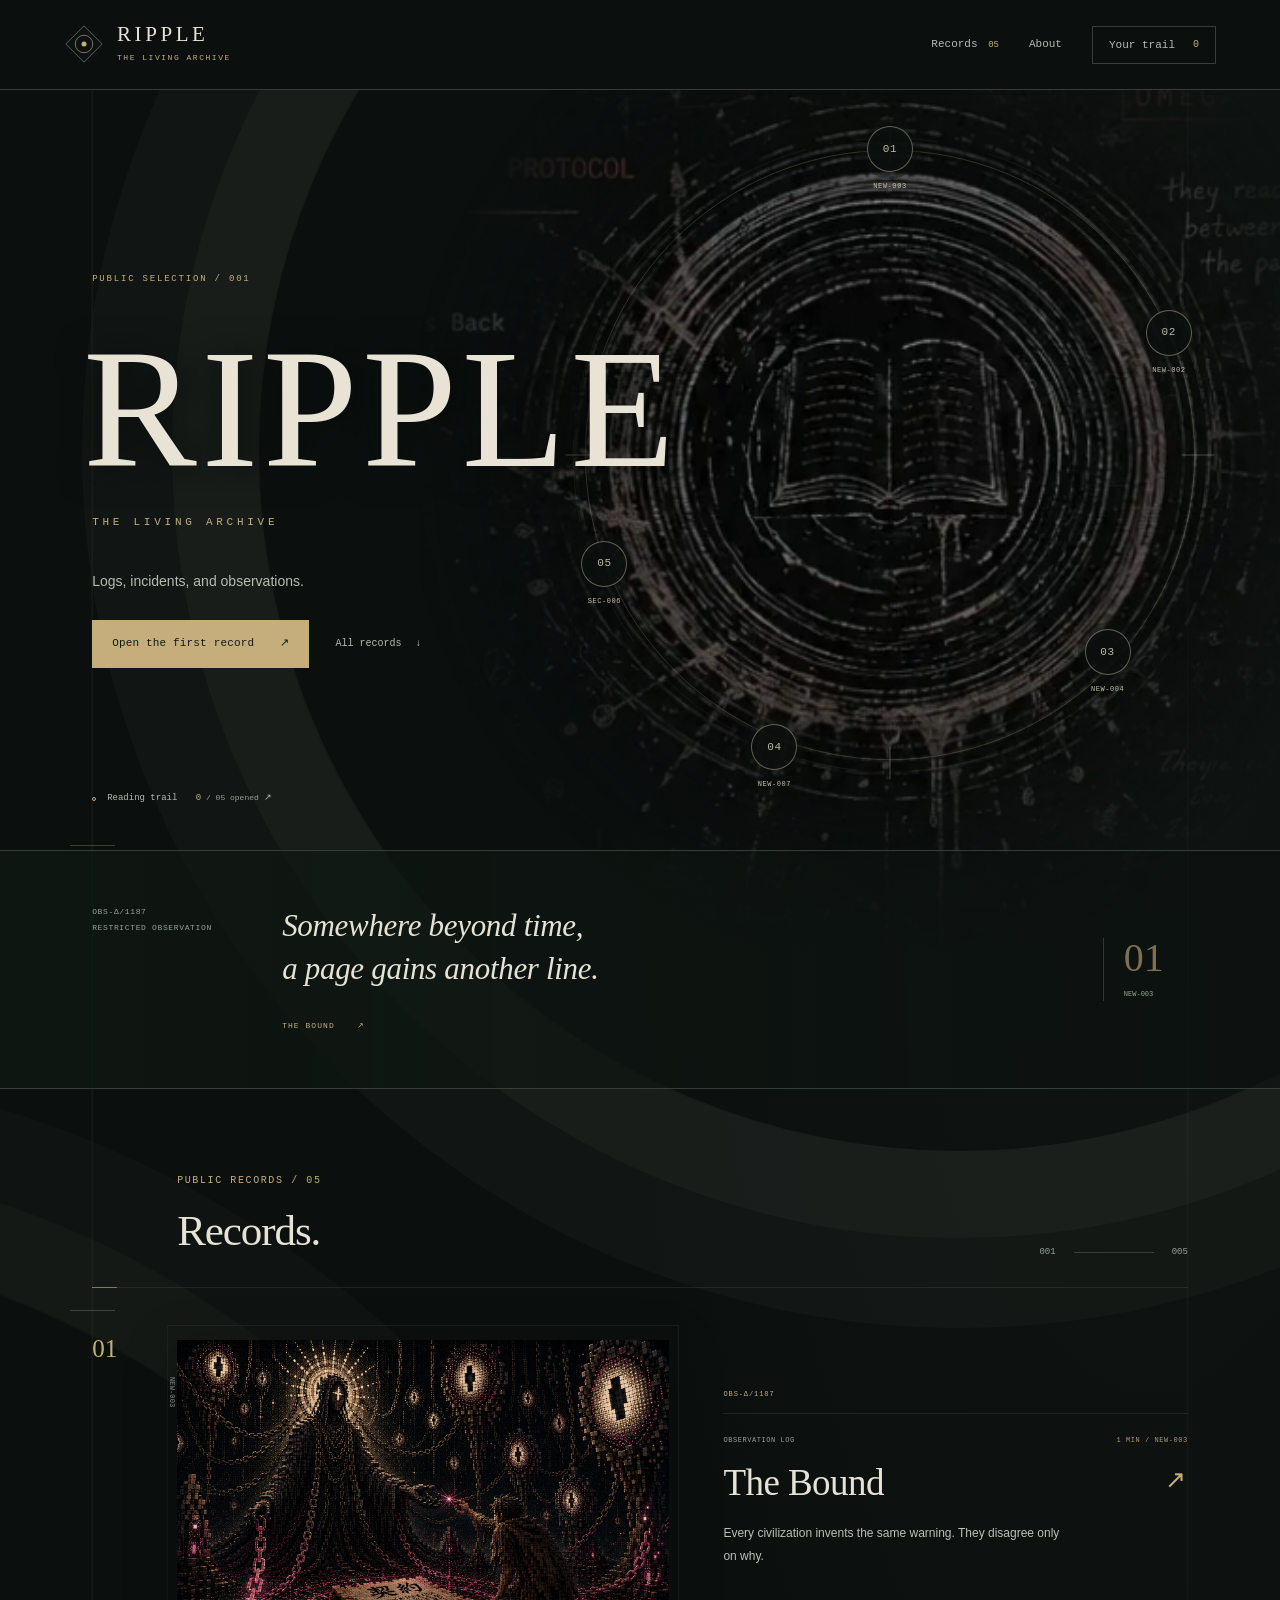
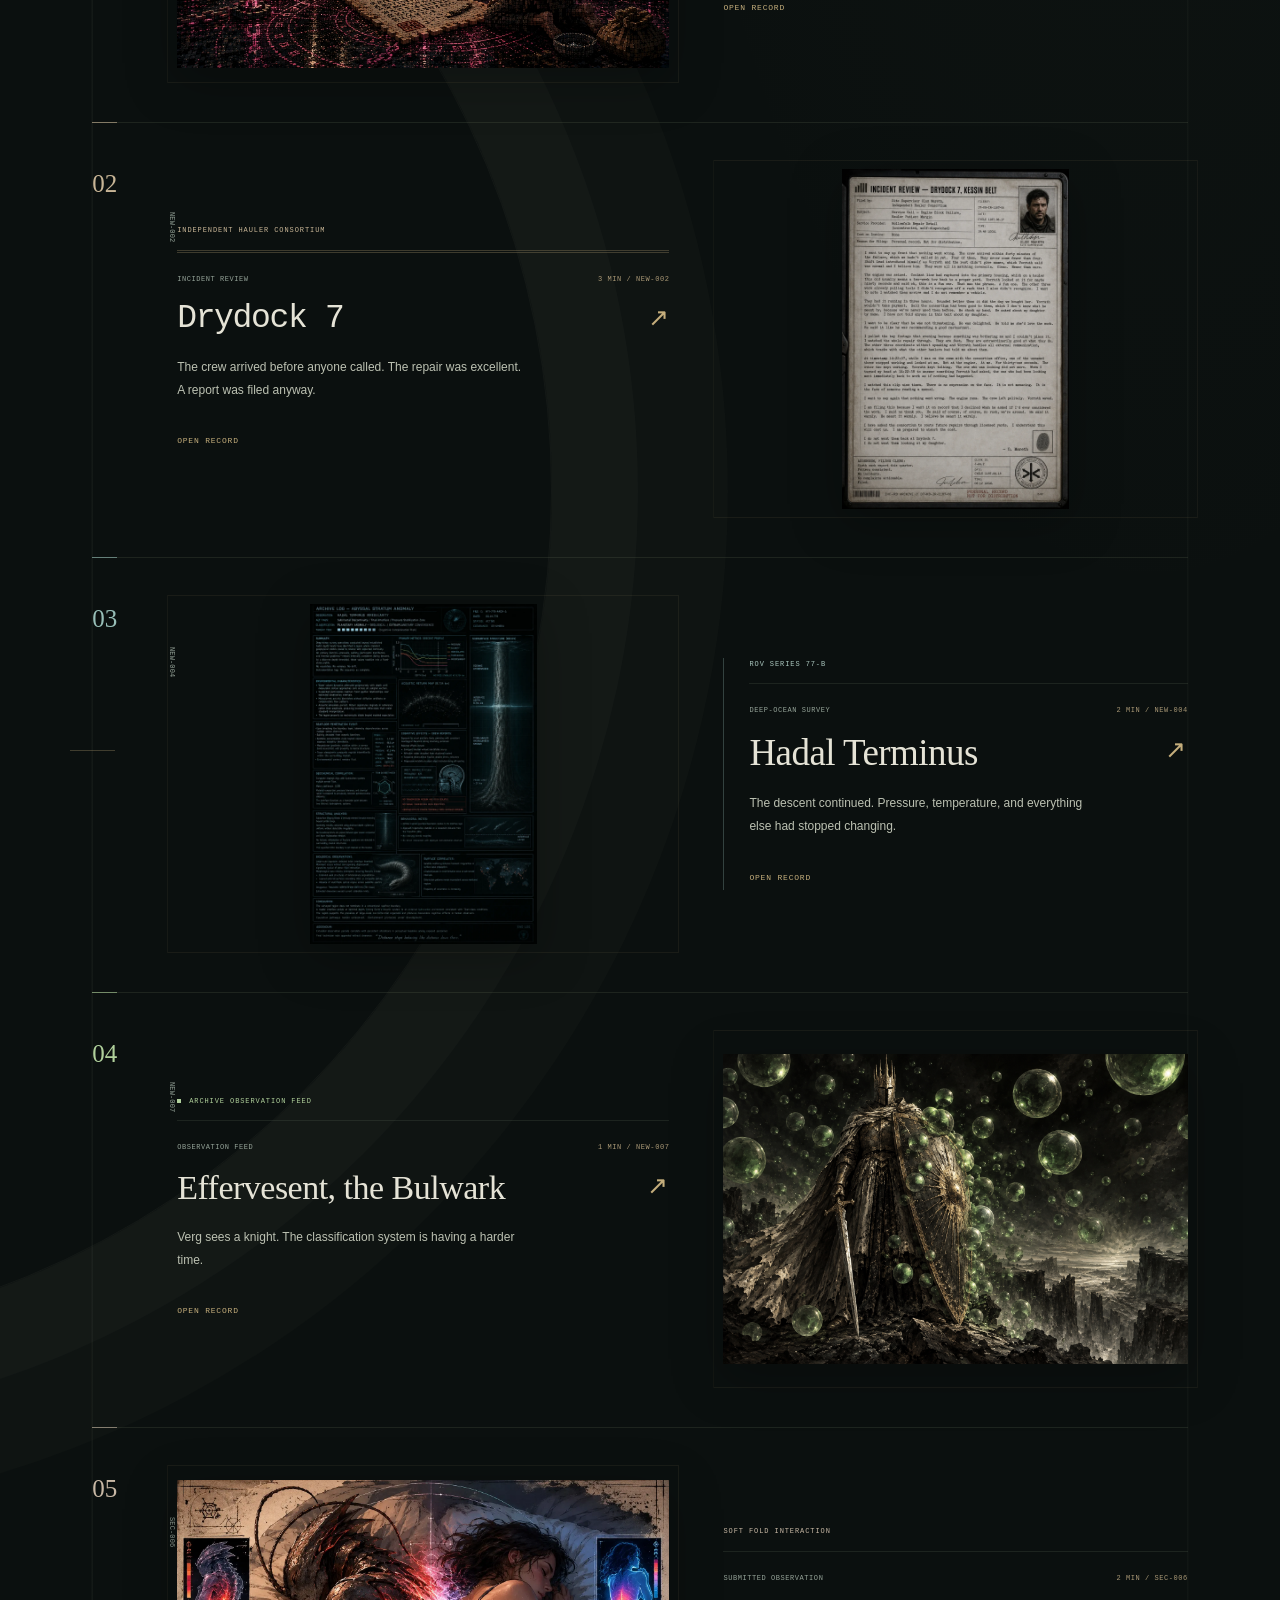
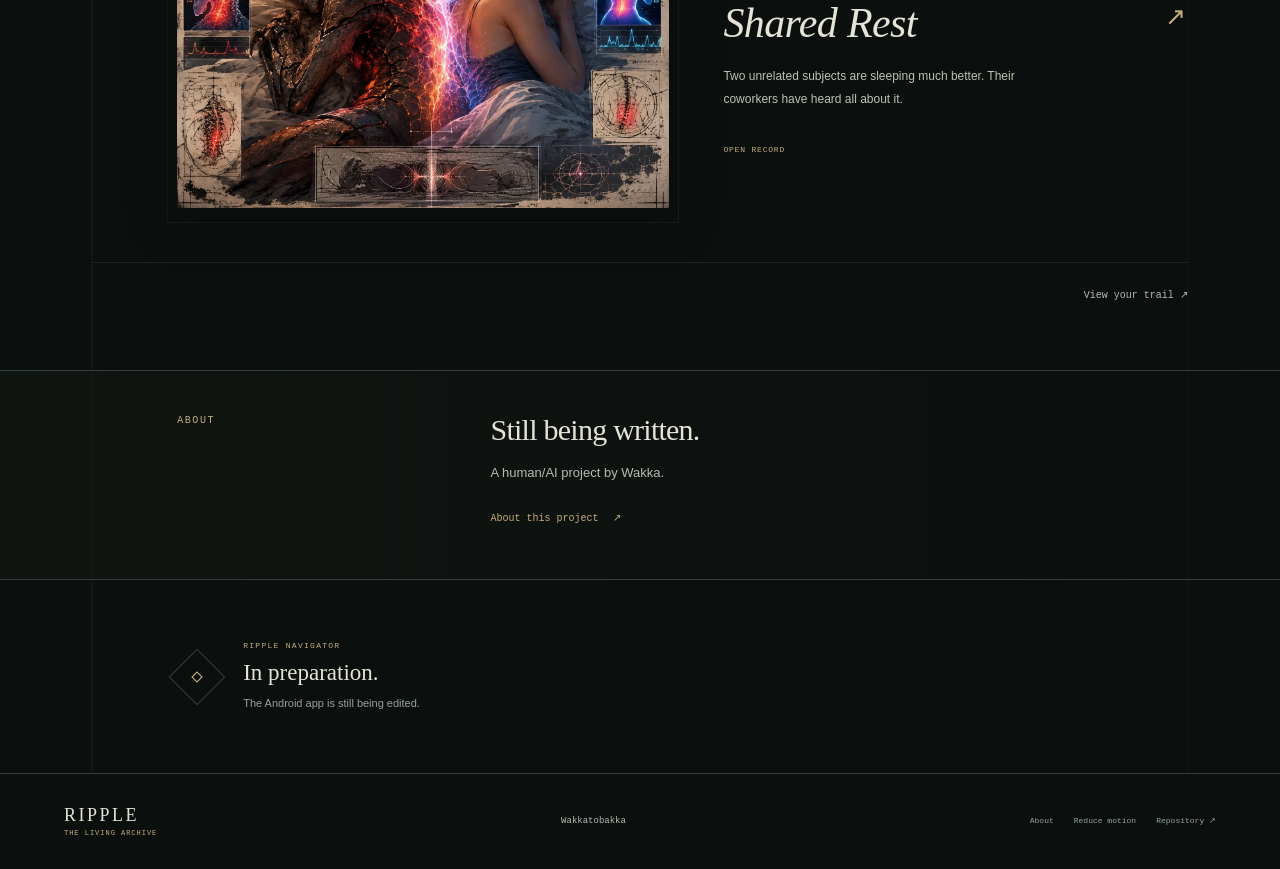
<file: index.html>
<!doctype html>
<html lang="en"><head><meta charset="utf-8"><meta name="viewport" content="width=device-width,initial-scale=1">
<meta name="theme-color" content="#0b100f"><meta name="color-scheme" content="dark">
<title>RIPPLE — The Living Archive</title><meta name="description" content="Logs, incidents, and observations. Five public records from RIPPLE.">
<meta property="og:type" content="website"><meta property="og:title" content="RIPPLE — The Living Archive">
<meta property="og:description" content="Logs, incidents, and observations. Five public records from RIPPLE.">
<meta property="og:image" content="https://wakkatobakka.github.io/ripple/assets/images/cover.jpg">
<meta property="og:url" content="https://wakkatobakka.github.io/ripple/"><meta name="twitter:card" content="summary">
<link rel="canonical" href="https://wakkatobakka.github.io/ripple/"><link rel="icon" type="image/svg+xml" href="assets/images/mark.svg">
<link rel="stylesheet" href="assets/css/site.css"><script src="assets/js/site.js" defer></script></head>
<body class="home-page"><a class="skip-link" href="#main">Skip to content</a>
<header class="site-header"><a class="brand" href="index.html" aria-label="RIPPLE, return to the entrance"><img src="assets/images/mark.svg" width="40" height="40" alt=""><span>RIPPLE<small>THE LIVING ARCHIVE</small></span></a>
<nav aria-label="Primary"><a href="index.html#records">Records <span class="nav-count">05</span></a><a href="index.html#about">About</a><button class="trail-trigger" type="button" data-open-trail>Your trail <span data-trail-count>0</span></button></nav></header><main id="main" class="archive-main"><div class="archive-surface" aria-hidden="true"><i></i><i></i><i></i></div>
<section class="hero" aria-labelledby="hero-title">
<div class="hero-heading"><p class="eyebrow">PUBLIC SELECTION / 001</p><h1 id="hero-title">RIPPLE</h1><p class="hero-subtitle">THE LIVING ARCHIVE</p></div>
<div class="cover-plate" aria-hidden="true"><img src="assets/images/cover.jpg" width="500" height="525" fetchpriority="high" alt=""></div><div class="cover-lines" aria-hidden="true"><i></i><i></i><i></i></div>
<nav class="cover-trail" aria-label="Public records, with your reading trail">
<svg class="trail-orbits" viewBox="0 0 1000 1000" aria-hidden="true"><circle cx="500" cy="500" r="448"/><circle cx="500" cy="500" r="424"/><circle cx="500" cy="500" r="466"/><path d="M500 23v48m0 858v48M23 500h48m858 0h48"/></svg>
<a class="cover-record" data-trail-mark="the-bound" href="records/the-bound.html" style="--mark-x:50%;--mark-y:5%" aria-label="Open The Bound, unopened"><span class="cover-record-number">01</span><span class="cover-record-ref">NEW-003</span></a><a class="cover-record" data-trail-mark="drydock-7" href="records/drydock-7.html" style="--mark-x:91%;--mark-y:32%" aria-label="Open Drydock 7, unopened"><span class="cover-record-number">02</span><span class="cover-record-ref">NEW-002</span></a><a class="cover-record" data-trail-mark="hadal-terminus" href="records/hadal-terminus.html" style="--mark-x:82%;--mark-y:79%" aria-label="Open Hadal Terminus, unopened"><span class="cover-record-number">03</span><span class="cover-record-ref">NEW-004</span></a><a class="cover-record" data-trail-mark="effervesent" href="records/effervesent.html" style="--mark-x:33%;--mark-y:93%" aria-label="Open Effervesent, the Bulwark, unopened"><span class="cover-record-number">04</span><span class="cover-record-ref">NEW-007</span></a><a class="cover-record" data-trail-mark="shared-rest" href="records/shared-rest.html" style="--mark-x:8%;--mark-y:66%" aria-label="Open Shared Rest, unopened"><span class="cover-record-number">05</span><span class="cover-record-ref">SEC-006</span></a></nav><div class="hero-details"><p class="hero-description">Logs, incidents, and observations.</p><div class="hero-actions"><a class="button" href="records/the-bound.html">Open the first record <span aria-hidden="true">↗</span></a><a class="quiet-link" href="#records">All records <span aria-hidden="true">↓</span></a></div></div>
<div class="hero-trail-state"><span class="trail-state-dot" aria-hidden="true"></span><button type="button" class="text-button" data-open-trail>Reading trail <span data-trail-count>0</span><span class="trail-total"> / 05 opened</span><span aria-hidden="true"> ↗</span></button></div></section>
<section class="mass-statement" aria-label="An excerpt from The Bound"><div class="section-margin">OBS-Δ/1187<br>RESTRICTED OBSERVATION</div><div><blockquote>Somewhere beyond time,<br>a page gains another line.</blockquote><a href="records/the-bound.html">THE BOUND <span aria-hidden="true">↗</span></a></div><div class="mass-reference" aria-hidden="true"><span>01</span><small>NEW-003</small></div></section>
<section id="records" class="selection" aria-labelledby="selection-title"><div class="section-heading"><div><p class="eyebrow">PUBLIC RECORDS / 05</p><h2 id="selection-title">Records.</h2></div><div class="selection-register" aria-hidden="true"><span>001</span><i></i><span>005</span></div></div><div class="record-list"><article class="record-row source-observation" data-record-row="the-bound"><div class="record-number"><span>01</span><small>NEW-003</small></div><a class="record-main" href="records/the-bound.html"><span class="record-preview"><img src="assets/images/the-bound.webp" width="360" height="220" loading="lazy" alt=""></span><div class="record-info"><p class="record-source">OBS-Δ/1187</p><div class="record-topline"><span>Observation log</span><span>1 MIN / NEW-003</span></div><h3>The Bound<span class="record-arrow" aria-hidden="true">↗</span></h3><p>Every civilization invents the same warning. They disagree only on why.</p><span class="record-open">Open record <span data-opened-label="the-bound"></span></span></div></a></article><article class="record-row source-incident" data-record-row="drydock-7"><div class="record-number"><span>02</span><small>NEW-002</small></div><a class="record-main" href="records/drydock-7.html"><span class="record-preview"><img src="assets/images/drydock-7-kessin.webp" width="360" height="220" loading="lazy" alt=""></span><div class="record-info"><p class="record-source">INDEPENDENT HAULER CONSORTIUM</p><div class="record-topline"><span>Incident review</span><span>3 MIN / NEW-002</span></div><h3>Drydock 7<span class="record-arrow" aria-hidden="true">↗</span></h3><p>The crew arrived before anyone called. The repair was excellent. A report was filed anyway.</p><span class="record-open">Open record <span data-opened-label="drydock-7"></span></span></div></a></article><article class="record-row source-survey" data-record-row="hadal-terminus"><div class="record-number"><span>03</span><small>NEW-004</small></div><a class="record-main" href="records/hadal-terminus.html"><span class="record-preview"><img src="assets/images/hadal-terminus.webp" width="360" height="220" loading="lazy" alt=""></span><div class="record-info"><p class="record-source">ROV SERIES 77-B</p><div class="record-topline"><span>Deep-ocean survey</span><span>2 MIN / NEW-004</span></div><h3>Hadal Terminus<span class="record-arrow" aria-hidden="true">↗</span></h3><p>The descent continued. Pressure, temperature, and everything else had stopped changing.</p><span class="record-open">Open record <span data-opened-label="hadal-terminus"></span></span></div></a></article><article class="record-row source-feed" data-record-row="effervesent"><div class="record-number"><span>04</span><small>NEW-007</small></div><a class="record-main" href="records/effervesent.html"><span class="record-preview"><img src="assets/images/effervesent.png" width="360" height="220" loading="lazy" alt=""></span><div class="record-info"><p class="record-source">ARCHIVE OBSERVATION FEED</p><div class="record-topline"><span>Observation feed</span><span>1 MIN / NEW-007</span></div><h3>Effervesent, the Bulwark<span class="record-arrow" aria-hidden="true">↗</span></h3><p>Verg sees a knight. The classification system is having a harder time.</p><span class="record-open">Open record <span data-opened-label="effervesent"></span></span></div></a></article><article class="record-row source-interaction" data-record-row="shared-rest"><div class="record-number"><span>05</span><small>SEC-006</small></div><a class="record-main" href="records/shared-rest.html"><span class="record-preview"><img src="assets/images/shared-rest.webp" width="360" height="220" loading="lazy" alt=""></span><div class="record-info"><p class="record-source">SOFT FOLD INTERACTION</p><div class="record-topline"><span>Submitted observation</span><span>2 MIN / SEC-006</span></div><h3>Shared Rest<span class="record-arrow" aria-hidden="true">↗</span></h3><p>Two unrelated subjects are sleeping much better. Their coworkers have heard all about it.</p><span class="record-open">Open record <span data-opened-label="shared-rest"></span></span></div></a></article></div><div class="selection-end"><button class="text-button" type="button" data-open-trail>View your trail <span aria-hidden="true">↗</span></button></div></section>
<section class="about-section" id="about" aria-labelledby="about-title"><div class="about-margin"><p class="eyebrow">ABOUT</p></div><div class="about-copy"><h2 id="about-title">Still being written.</h2><p>A human/AI project by Wakka.</p><a class="quiet-link" href="about.html">About this project <span aria-hidden="true">↗</span></a></div></section>
<section class="edition-status" aria-labelledby="edition-title"><div class="status-glyph" aria-hidden="true"><i></i></div><div><p class="eyebrow">RIPPLE NAVIGATOR</p><h2 id="edition-title">In preparation.</h2><p>The Android app is still being edited.</p></div></section>
</main><footer class="site-footer"><a href="index.html" class="footer-brand">RIPPLE<span>THE LIVING ARCHIVE</span></a><p><a href="https://github.com/Wakkatobakka">Wakkatobakka</a></p><div class="footer-links"><a href="about.html">About</a><button type="button" class="text-button motion-toggle" aria-pressed="false">Reduce motion</button><a href="https://github.com/Wakkatobakka/ripple">Repository ↗</a></div></footer>
<dialog class="art-dialog" id="art-dialog" aria-labelledby="art-title"><div class="art-toolbar"><h2 id="art-title">Illustration</h2><button class="icon-button" type="button" data-close-art aria-label="Close image">×</button></div><div class="art-image-wrap"><img id="art-full-image" alt=""></div><div class="art-bottom"><a id="art-original" href="assets/images/cover.jpg" target="_blank" rel="noopener">Open original ↗</a><button class="text-button" type="button" data-close-art>Close</button></div></dialog><dialog id="trail-dialog" aria-labelledby="trail-title"><div class="drawer-heading"><div><p class="eyebrow">NAVIGATOR / LOCAL READING TRAIL</p><h2 id="trail-title">Reading trail.</h2></div><button class="icon-button" type="button" data-close-trail aria-label="Close reading trail">×</button></div>
<p class="drawer-intro">Opened records and completion marks are saved in this browser.</p>
<div class="trail-summary"><b data-trail-summary>No records opened yet.</b><span>Stored only in this browser.</span></div><ol class="trail-list"><li data-trail-row="the-bound"><span class="trail-node" aria-hidden="true"></span><a href="records/the-bound.html"><small>01 / NEW-003</small>The Bound</a><span class="trail-row-state">Unopened</span></li><li data-trail-row="drydock-7"><span class="trail-node" aria-hidden="true"></span><a href="records/drydock-7.html"><small>02 / NEW-002</small>Drydock 7</a><span class="trail-row-state">Unopened</span></li><li data-trail-row="hadal-terminus"><span class="trail-node" aria-hidden="true"></span><a href="records/hadal-terminus.html"><small>03 / NEW-004</small>Hadal Terminus</a><span class="trail-row-state">Unopened</span></li><li data-trail-row="effervesent"><span class="trail-node" aria-hidden="true"></span><a href="records/effervesent.html"><small>04 / NEW-007</small>Effervesent, the Bulwark</a><span class="trail-row-state">Unopened</span></li><li data-trail-row="shared-rest"><span class="trail-node" aria-hidden="true"></span><a href="records/shared-rest.html"><small>05 / SEC-006</small>Shared Rest</a><span class="trail-row-state">Unopened</span></li></ol>
<div class="drawer-footer"><button type="button" class="text-button" data-clear-trail>Clear this device’s trail</button><button type="button" class="button compact" data-close-trail>Close</button></div><p class="sr-only" data-trail-announcement aria-live="polite"></p></dialog><div class="site-toast" role="status" aria-live="polite"></div></body></html>
</file>
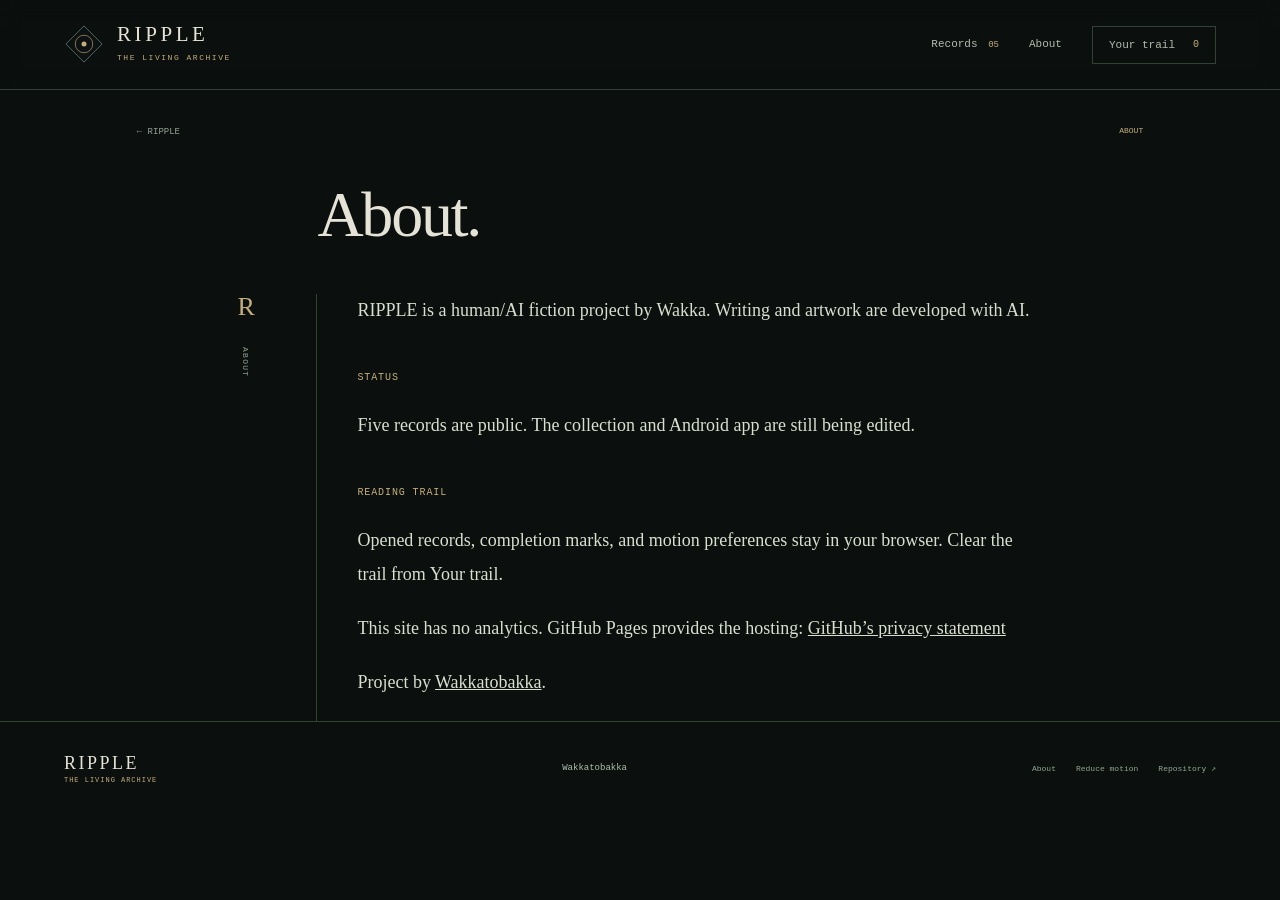
<file: about.html>
<!doctype html>
<html lang="en"><head><meta charset="utf-8"><meta name="viewport" content="width=device-width,initial-scale=1">
<meta name="theme-color" content="#0b100f"><meta name="color-scheme" content="dark">
<title>About — RIPPLE</title><meta name="description" content="About RIPPLE and its reading trail.">
<meta property="og:type" content="website"><meta property="og:title" content="About — RIPPLE">
<meta property="og:description" content="About RIPPLE and its reading trail.">
<meta property="og:image" content="https://wakkatobakka.github.io/ripple/assets/images/cover.jpg">
<meta property="og:url" content="https://wakkatobakka.github.io/ripple/about.html"><meta name="twitter:card" content="summary">
<link rel="canonical" href="https://wakkatobakka.github.io/ripple/about.html"><link rel="icon" type="image/svg+xml" href="assets/images/mark.svg">
<link rel="stylesheet" href="assets/css/site.css"><script src="assets/js/site.js" defer></script></head><body class="record-page"><a class="skip-link" href="#main">Skip to content</a>
<header class="site-header"><a class="brand" href="index.html" aria-label="RIPPLE, return to the entrance"><img src="assets/images/mark.svg" width="40" height="40" alt=""><span>RIPPLE<small>THE LIVING ARCHIVE</small></span></a>
<nav aria-label="Primary"><a href="index.html#records">Records <span class="nav-count">05</span></a><a href="index.html#about">About</a><button class="trail-trigger" type="button" data-open-trail>Your trail <span data-trail-count>0</span></button></nav></header><main id="main"><div class="record-breadcrumb"><a href="index.html">← RIPPLE</a><span>ABOUT</span></div><header class="record-header"><h1>About.</h1></header><div class="reading-layout"><aside class="reader-margin" aria-hidden="true"><span>R</span><p>About</p></aside><article class="reading-column record-body"><p>RIPPLE is a human/AI fiction project by Wakka. Writing and artwork are developed with AI.</p>
<h2>Status</h2>
<p>Five records are public. The collection and Android app are still being edited.</p>
<h2>Reading trail</h2>
<p>Opened records, completion marks, and motion preferences stay in your browser. Clear the trail from Your trail.</p>
<p>This site has no analytics. GitHub Pages provides the hosting: <a href="https://docs.github.com/en/site-policy/privacy-policies/github-general-privacy-statement">GitHub’s privacy statement</a></p>
<p>Project by <a href="https://github.com/Wakkatobakka">Wakkatobakka</a>.</p></article></div></main><footer class="site-footer"><a href="index.html" class="footer-brand">RIPPLE<span>THE LIVING ARCHIVE</span></a><p><a href="https://github.com/Wakkatobakka">Wakkatobakka</a></p><div class="footer-links"><a href="about.html">About</a><button type="button" class="text-button motion-toggle" aria-pressed="false">Reduce motion</button><a href="https://github.com/Wakkatobakka/ripple">Repository ↗</a></div></footer>
<dialog class="art-dialog" id="art-dialog" aria-labelledby="art-title"><div class="art-toolbar"><h2 id="art-title">Illustration</h2><button class="icon-button" type="button" data-close-art aria-label="Close image">×</button></div><div class="art-image-wrap"><img id="art-full-image" alt=""></div><div class="art-bottom"><a id="art-original" href="assets/images/cover.jpg" target="_blank" rel="noopener">Open original ↗</a><button class="text-button" type="button" data-close-art>Close</button></div></dialog><dialog id="trail-dialog" aria-labelledby="trail-title"><div class="drawer-heading"><div><p class="eyebrow">NAVIGATOR / LOCAL READING TRAIL</p><h2 id="trail-title">Reading trail.</h2></div><button class="icon-button" type="button" data-close-trail aria-label="Close reading trail">×</button></div>
<p class="drawer-intro">Opened records and completion marks are saved in this browser.</p>
<div class="trail-summary"><b data-trail-summary>No records opened yet.</b><span>Stored only in this browser.</span></div><ol class="trail-list"><li data-trail-row="the-bound"><span class="trail-node" aria-hidden="true"></span><a href="records/the-bound.html"><small>01 / NEW-003</small>The Bound</a><span class="trail-row-state">Unopened</span></li><li data-trail-row="drydock-7"><span class="trail-node" aria-hidden="true"></span><a href="records/drydock-7.html"><small>02 / NEW-002</small>Drydock 7</a><span class="trail-row-state">Unopened</span></li><li data-trail-row="hadal-terminus"><span class="trail-node" aria-hidden="true"></span><a href="records/hadal-terminus.html"><small>03 / NEW-004</small>Hadal Terminus</a><span class="trail-row-state">Unopened</span></li><li data-trail-row="effervesent"><span class="trail-node" aria-hidden="true"></span><a href="records/effervesent.html"><small>04 / NEW-007</small>Effervesent, the Bulwark</a><span class="trail-row-state">Unopened</span></li><li data-trail-row="shared-rest"><span class="trail-node" aria-hidden="true"></span><a href="records/shared-rest.html"><small>05 / SEC-006</small>Shared Rest</a><span class="trail-row-state">Unopened</span></li></ol>
<div class="drawer-footer"><button type="button" class="text-button" data-clear-trail>Clear this device’s trail</button><button type="button" class="button compact" data-close-trail>Close</button></div><p class="sr-only" data-trail-announcement aria-live="polite"></p></dialog></body></html>
</file>
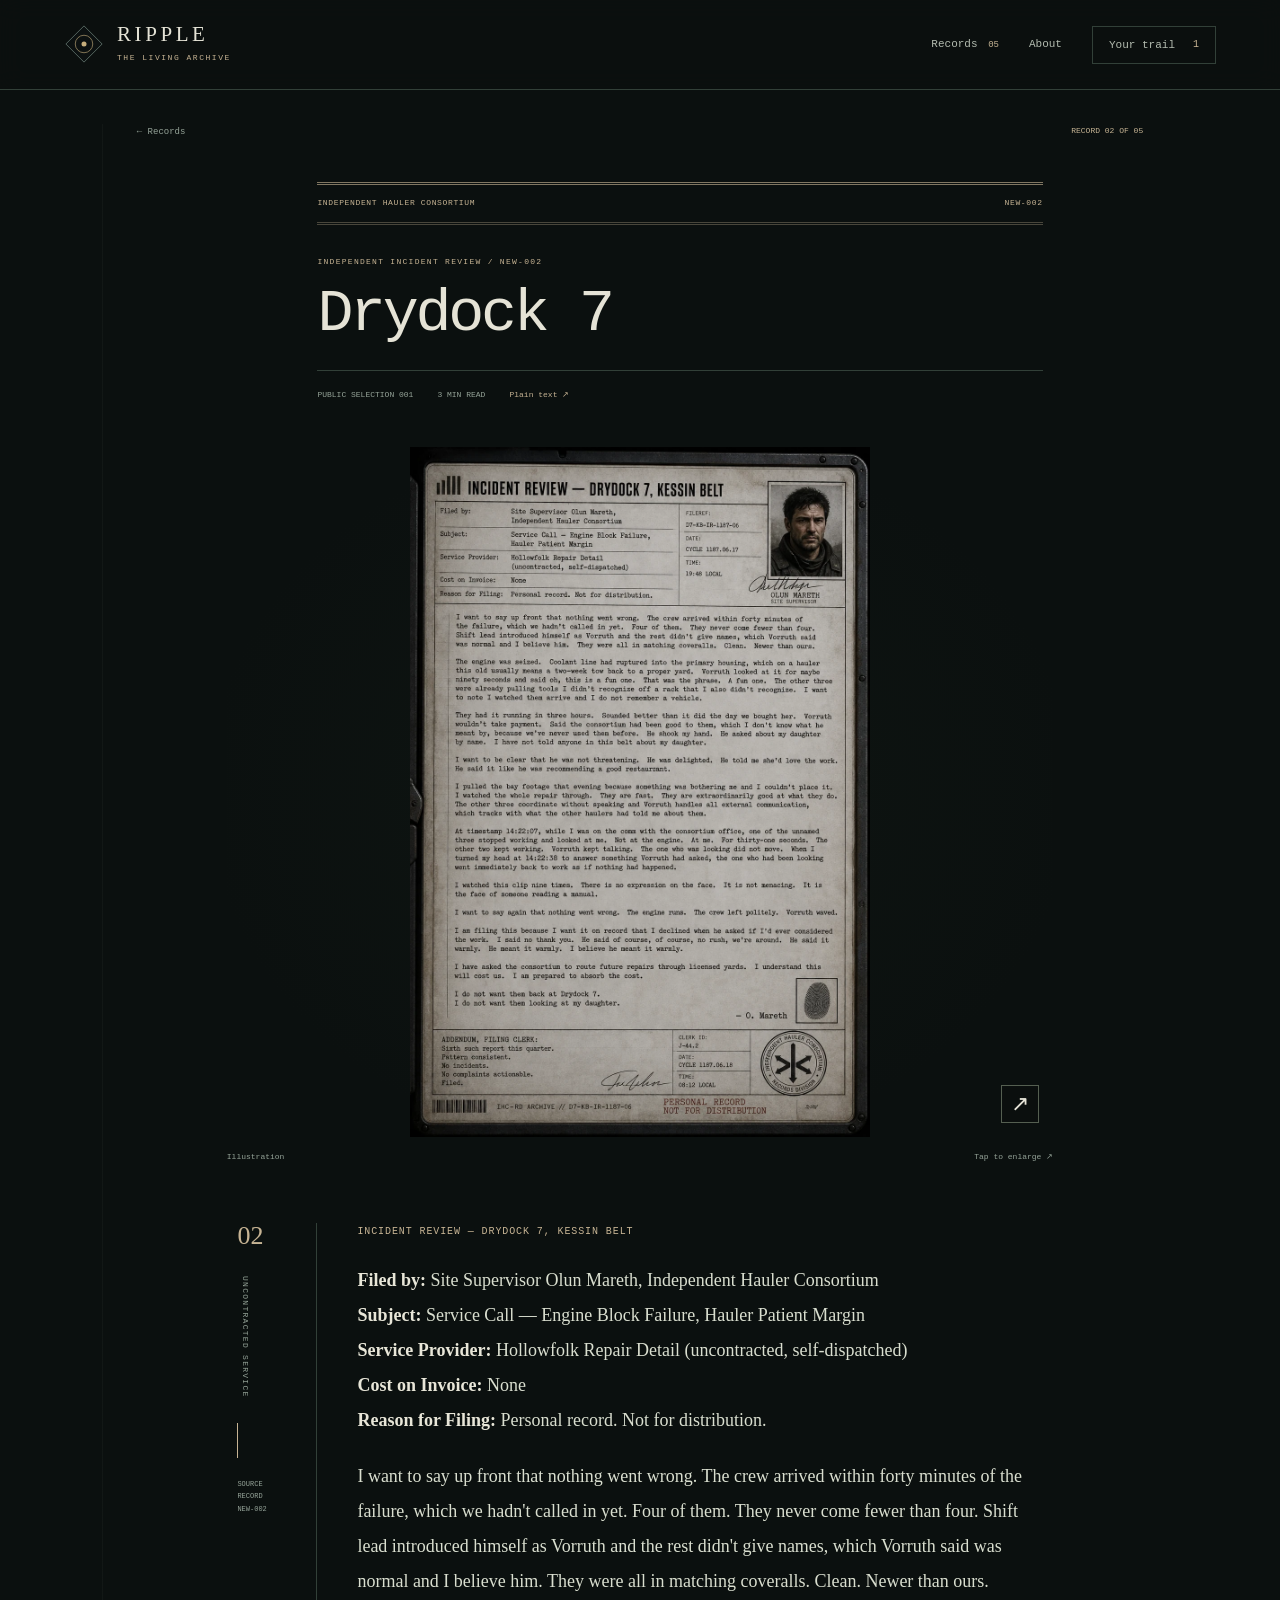
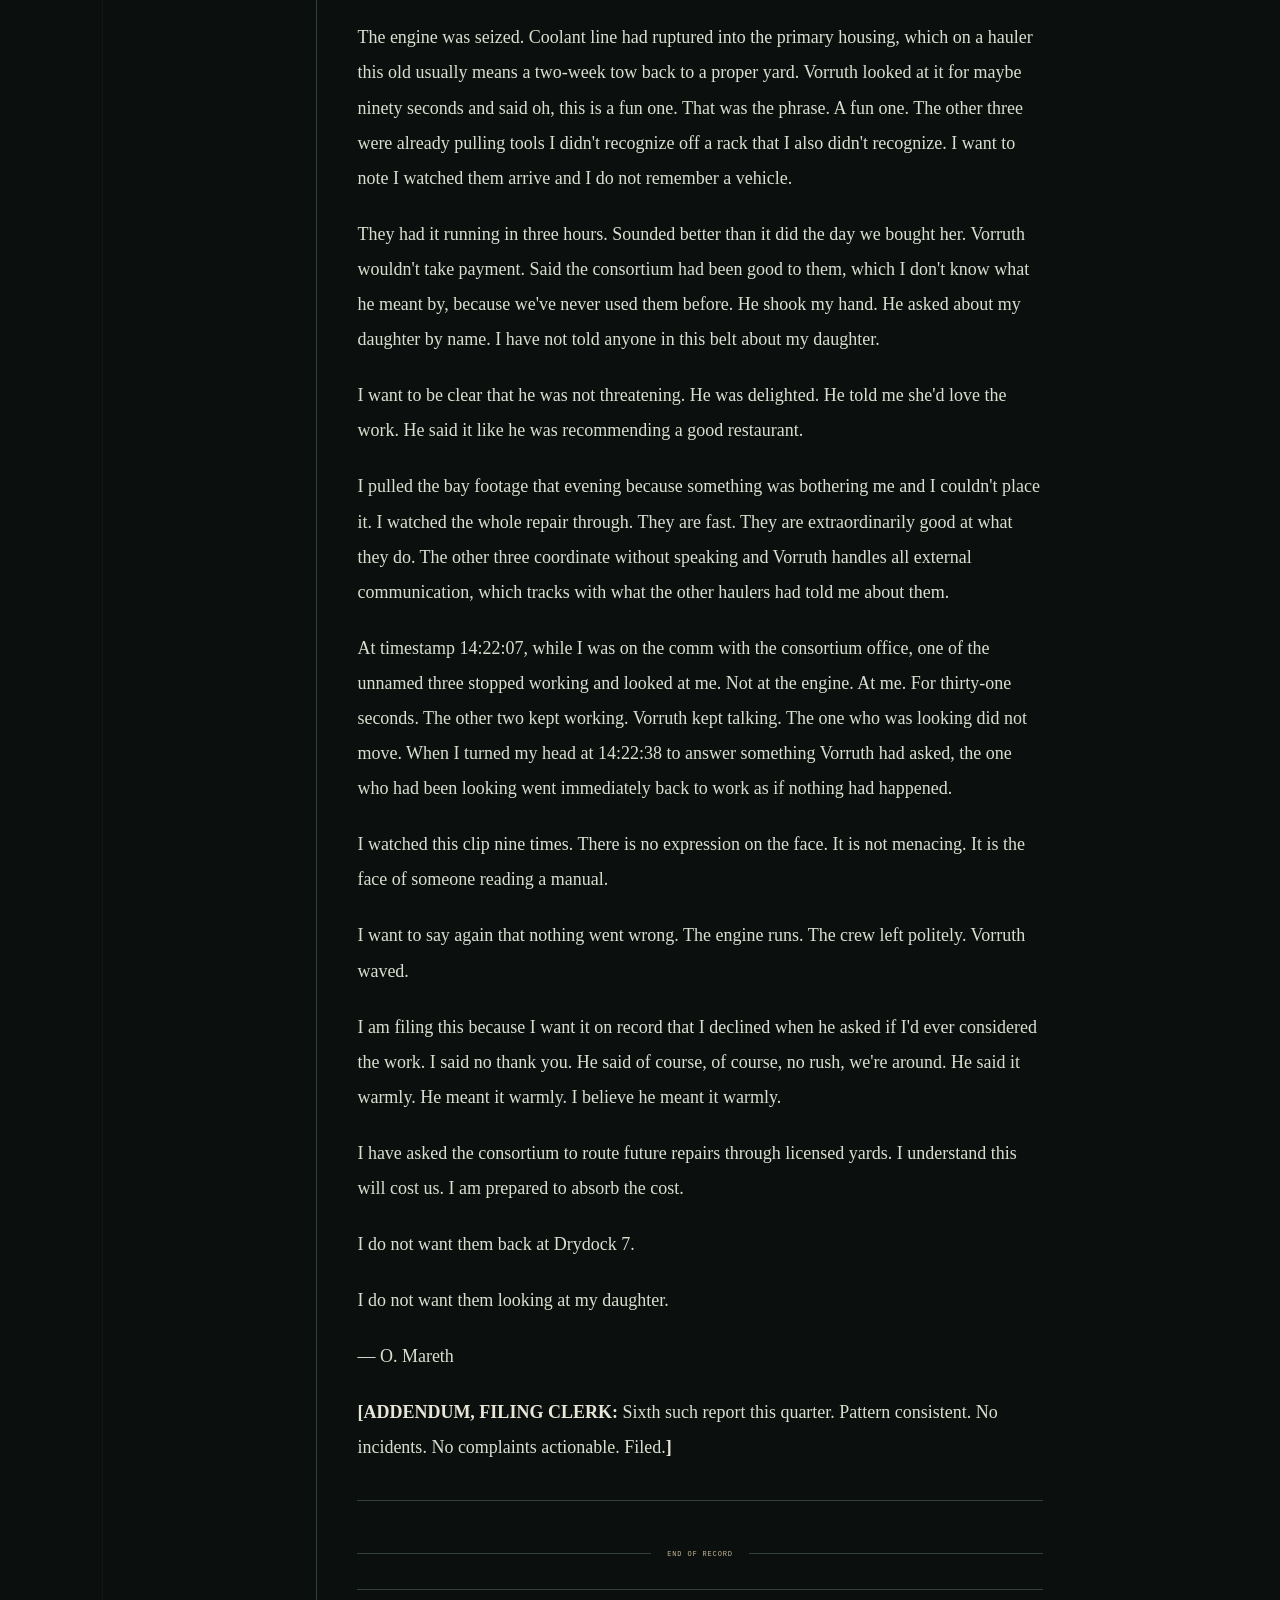
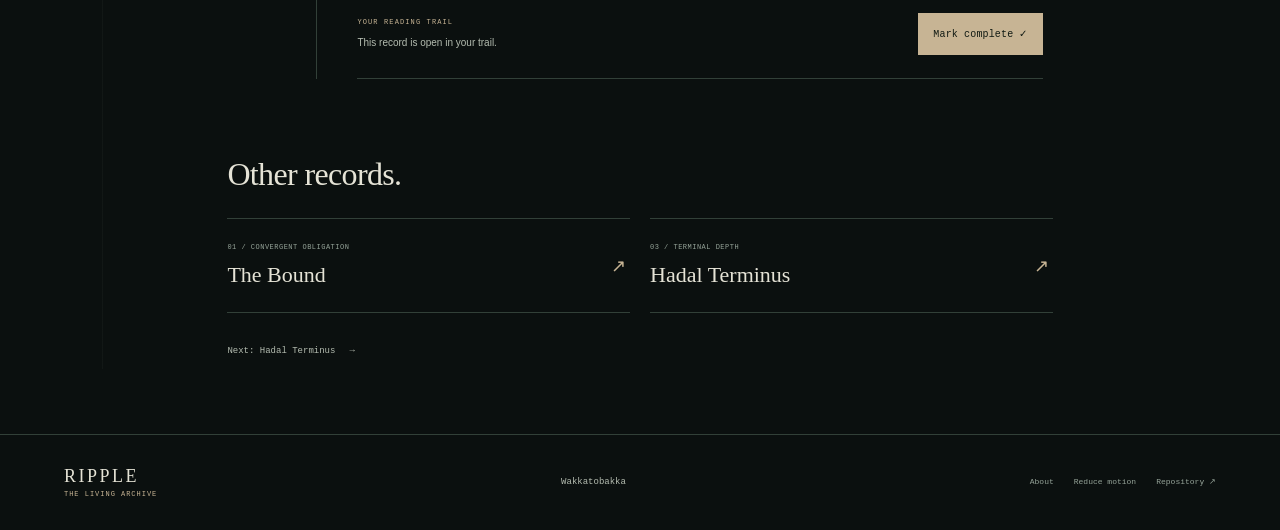
<file: records/drydock-7.html>
<!doctype html>
<html lang="en"><head><meta charset="utf-8"><meta name="viewport" content="width=device-width,initial-scale=1">
<meta name="theme-color" content="#0b100f"><meta name="color-scheme" content="dark">
<title>Drydock 7 — RIPPLE</title><meta name="description" content="The crew arrived before anyone called. The repair was excellent. A report was filed anyway.">
<meta property="og:type" content="website"><meta property="og:title" content="Drydock 7 — RIPPLE">
<meta property="og:description" content="The crew arrived before anyone called. The repair was excellent. A report was filed anyway.">
<meta property="og:image" content="https://wakkatobakka.github.io/ripple/assets/images/cover.jpg">
<meta property="og:url" content="https://wakkatobakka.github.io/ripple/records/drydock-7.html"><meta name="twitter:card" content="summary">
<link rel="canonical" href="https://wakkatobakka.github.io/ripple/records/drydock-7.html"><link rel="icon" type="image/svg+xml" href="../assets/images/mark.svg">
<link rel="stylesheet" href="../assets/css/site.css"><script src="../assets/js/site.js" defer></script></head>
<body class="record-page source-incident" data-record="drydock-7" data-record-title="Drydock 7"><div class="reading-progress" aria-hidden="true"></div><a class="skip-link" href="#main">Skip to content</a>
<header class="site-header"><a class="brand" href="../index.html" aria-label="RIPPLE, return to the entrance"><img src="../assets/images/mark.svg" width="40" height="40" alt=""><span>RIPPLE<small>THE LIVING ARCHIVE</small></span></a>
<nav aria-label="Primary"><a href="../index.html#records">Records <span class="nav-count">05</span></a><a href="../index.html#about">About</a><button class="trail-trigger" type="button" data-open-trail>Your trail <span data-trail-count>0</span></button></nav></header><main id="main" class="document-main">
<div class="record-breadcrumb"><a href="../index.html#records">← Records</a><span>RECORD 02 OF 05</span></div>
<header class="record-header"><div class="document-source"><span>INDEPENDENT HAULER CONSORTIUM</span><span>NEW-002</span></div><p class="eyebrow">Independent incident review / NEW-002</p><h1>Drydock 7</h1><div class="record-meta"><span>PUBLIC SELECTION 001</span><span>3 MIN READ</span><a href="source/drydock-7.md">Plain text ↗</a></div></header>
<figure class="record-artwork"><a href="../assets/images/drydock-7-kessin.webp" data-open-art data-art-title="Drydock 7" aria-label="Enlarge illustration for Drydock 7"><img src="../assets/images/drydock-7-kessin.webp" width="1024" height="1536" alt="A weathered incident dossier with a repair-crew portrait and dockside evidence." fetchpriority="high"><span class="art-enlarge" aria-hidden="true">↗</span></a><figcaption><span>Illustration</span><span>Tap to enlarge ↗</span></figcaption></figure>
<div class="reading-layout"><aside class="reader-margin" aria-label="Record information"><span>02</span><p>Uncontracted service</p><div class="margin-line"></div><small>SOURCE RECORD<br>NEW-002</small></aside><div class="reading-column"><article class="record-body" aria-label="Drydock 7 source record"><h2>INCIDENT REVIEW — DRYDOCK 7, KESSIN BELT</h2>
<p><strong>Filed by:</strong> Site Supervisor Olun Mareth, Independent Hauler Consortium<br><strong>Subject:</strong> Service Call — Engine Block Failure, Hauler Patient Margin<br><strong>Service Provider:</strong> Hollowfolk Repair Detail (uncontracted, self-dispatched)<br><strong>Cost on Invoice:</strong> None<br><strong>Reason for Filing:</strong> Personal record. Not for distribution.</p>
<p>I want to say up front that nothing went wrong. The crew arrived within forty minutes of the failure, which we hadn't called in yet. Four of them. They never come fewer than four. Shift lead introduced himself as Vorruth and the rest didn't give names, which Vorruth said was normal and I believe him. They were all in matching coveralls. Clean. Newer than ours.</p>
<p>The engine was seized. Coolant line had ruptured into the primary housing, which on a hauler this old usually means a two-week tow back to a proper yard. Vorruth looked at it for maybe ninety seconds and said oh, this is a fun one. That was the phrase. A fun one. The other three were already pulling tools I didn't recognize off a rack that I also didn't recognize. I want to note I watched them arrive and I do not remember a vehicle.</p>
<p>They had it running in three hours. Sounded better than it did the day we bought her. Vorruth wouldn't take payment. Said the consortium had been good to them, which I don't know what he meant by, because we've never used them before. He shook my hand. He asked about my daughter by name. I have not told anyone in this belt about my daughter.</p>
<p>I want to be clear that he was not threatening. He was delighted. He told me she'd love the work. He said it like he was recommending a good restaurant.</p>
<p>I pulled the bay footage that evening because something was bothering me and I couldn't place it. I watched the whole repair through. They are fast. They are extraordinarily good at what they do. The other three coordinate without speaking and Vorruth handles all external communication, which tracks with what the other haulers had told me about them.</p>
<p>At timestamp 14:22:07, while I was on the comm with the consortium office, one of the unnamed three stopped working and looked at me. Not at the engine. At me. For thirty-one seconds. The other two kept working. Vorruth kept talking. The one who was looking did not move. When I turned my head at 14:22:38 to answer something Vorruth had asked, the one who had been looking went immediately back to work as if nothing had happened.</p>
<p>I watched this clip nine times. There is no expression on the face. It is not menacing. It is the face of someone reading a manual.</p>
<p>I want to say again that nothing went wrong. The engine runs. The crew left politely. Vorruth waved.</p>
<p>I am filing this because I want it on record that I declined when he asked if I'd ever considered the work. I said no thank you. He said of course, of course, no rush, we're around. He said it warmly. He meant it warmly. I believe he meant it warmly.</p>
<p>I have asked the consortium to route future repairs through licensed yards. I understand this will cost us. I am prepared to absorb the cost.</p>
<p>I do not want them back at Drydock 7.</p>
<p>I do not want them looking at my daughter.</p>
<p>— O. Mareth</p>
<p><strong>[ADDENDUM, FILING CLERK:</strong> Sixth such report this quarter. Pattern consistent. No incidents. No complaints actionable. Filed.<strong>]</strong></p>
<hr></article>
<div class="end-marker"><span></span>END OF RECORD<span></span></div>
<section class="after-record" aria-label="After the record"><div class="completion-bar"><div><p class="eyebrow">YOUR READING TRAIL</p><p data-completion-label>This record is open in your trail.</p></div><button class="button compact" type="button" data-mark-complete>Mark complete <span aria-hidden="true">✓</span></button></div></section></div></div>
<section class="continue-section" aria-labelledby="continue-title"><h2 id="continue-title">Other records.</h2><div class="continue-links"><a href="the-bound.html"><span>01 / Convergent obligation</span><b>The Bound</b><i aria-hidden="true">↗</i></a><a href="hadal-terminus.html"><span>03 / Terminal depth</span><b>Hadal Terminus</b><i aria-hidden="true">↗</i></a></div><a class="quiet-link next-record" href="hadal-terminus.html">Next: Hadal Terminus <span aria-hidden="true">→</span></a></section>
</main><footer class="site-footer"><a href="../index.html" class="footer-brand">RIPPLE<span>THE LIVING ARCHIVE</span></a><p><a href="https://github.com/Wakkatobakka">Wakkatobakka</a></p><div class="footer-links"><a href="../about.html">About</a><button type="button" class="text-button motion-toggle" aria-pressed="false">Reduce motion</button><a href="https://github.com/Wakkatobakka/ripple">Repository ↗</a></div></footer>
<dialog class="art-dialog" id="art-dialog" aria-labelledby="art-title"><div class="art-toolbar"><h2 id="art-title">Illustration</h2><button class="icon-button" type="button" data-close-art aria-label="Close image">×</button></div><div class="art-image-wrap"><img id="art-full-image" alt=""></div><div class="art-bottom"><a id="art-original" href="../assets/images/cover.jpg" target="_blank" rel="noopener">Open original ↗</a><button class="text-button" type="button" data-close-art>Close</button></div></dialog><dialog id="trail-dialog" aria-labelledby="trail-title"><div class="drawer-heading"><div><p class="eyebrow">NAVIGATOR / LOCAL READING TRAIL</p><h2 id="trail-title">Reading trail.</h2></div><button class="icon-button" type="button" data-close-trail aria-label="Close reading trail">×</button></div>
<p class="drawer-intro">Opened records and completion marks are saved in this browser.</p>
<div class="trail-summary"><b data-trail-summary>No records opened yet.</b><span>Stored only in this browser.</span></div><ol class="trail-list"><li data-trail-row="the-bound"><span class="trail-node" aria-hidden="true"></span><a href="../records/the-bound.html"><small>01 / NEW-003</small>The Bound</a><span class="trail-row-state">Unopened</span></li><li data-trail-row="drydock-7"><span class="trail-node" aria-hidden="true"></span><a href="../records/drydock-7.html"><small>02 / NEW-002</small>Drydock 7</a><span class="trail-row-state">Unopened</span></li><li data-trail-row="hadal-terminus"><span class="trail-node" aria-hidden="true"></span><a href="../records/hadal-terminus.html"><small>03 / NEW-004</small>Hadal Terminus</a><span class="trail-row-state">Unopened</span></li><li data-trail-row="effervesent"><span class="trail-node" aria-hidden="true"></span><a href="../records/effervesent.html"><small>04 / NEW-007</small>Effervesent, the Bulwark</a><span class="trail-row-state">Unopened</span></li><li data-trail-row="shared-rest"><span class="trail-node" aria-hidden="true"></span><a href="../records/shared-rest.html"><small>05 / SEC-006</small>Shared Rest</a><span class="trail-row-state">Unopened</span></li></ol>
<div class="drawer-footer"><button type="button" class="text-button" data-clear-trail>Clear this device’s trail</button><button type="button" class="button compact" data-close-trail>Close</button></div><p class="sr-only" data-trail-announcement aria-live="polite"></p></dialog><div class="site-toast" role="status" aria-live="polite"></div></body></html>
</file>
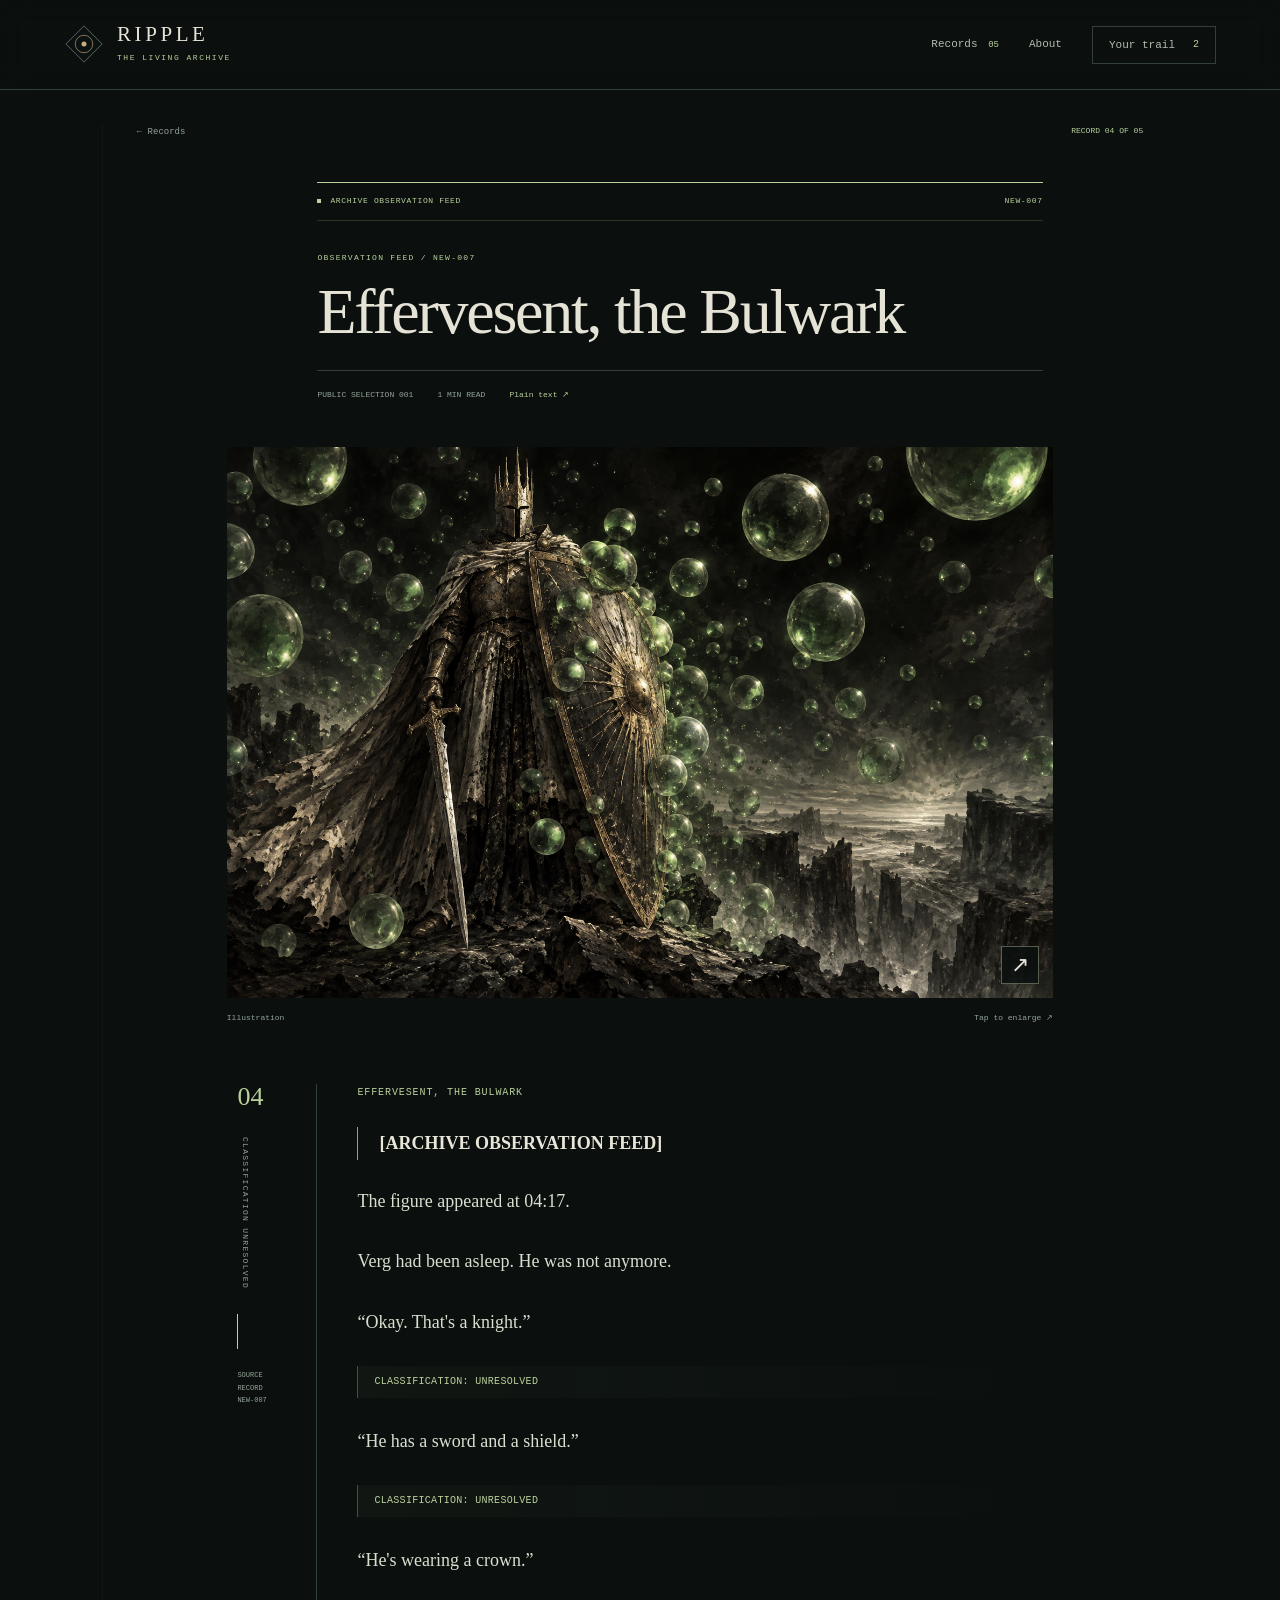
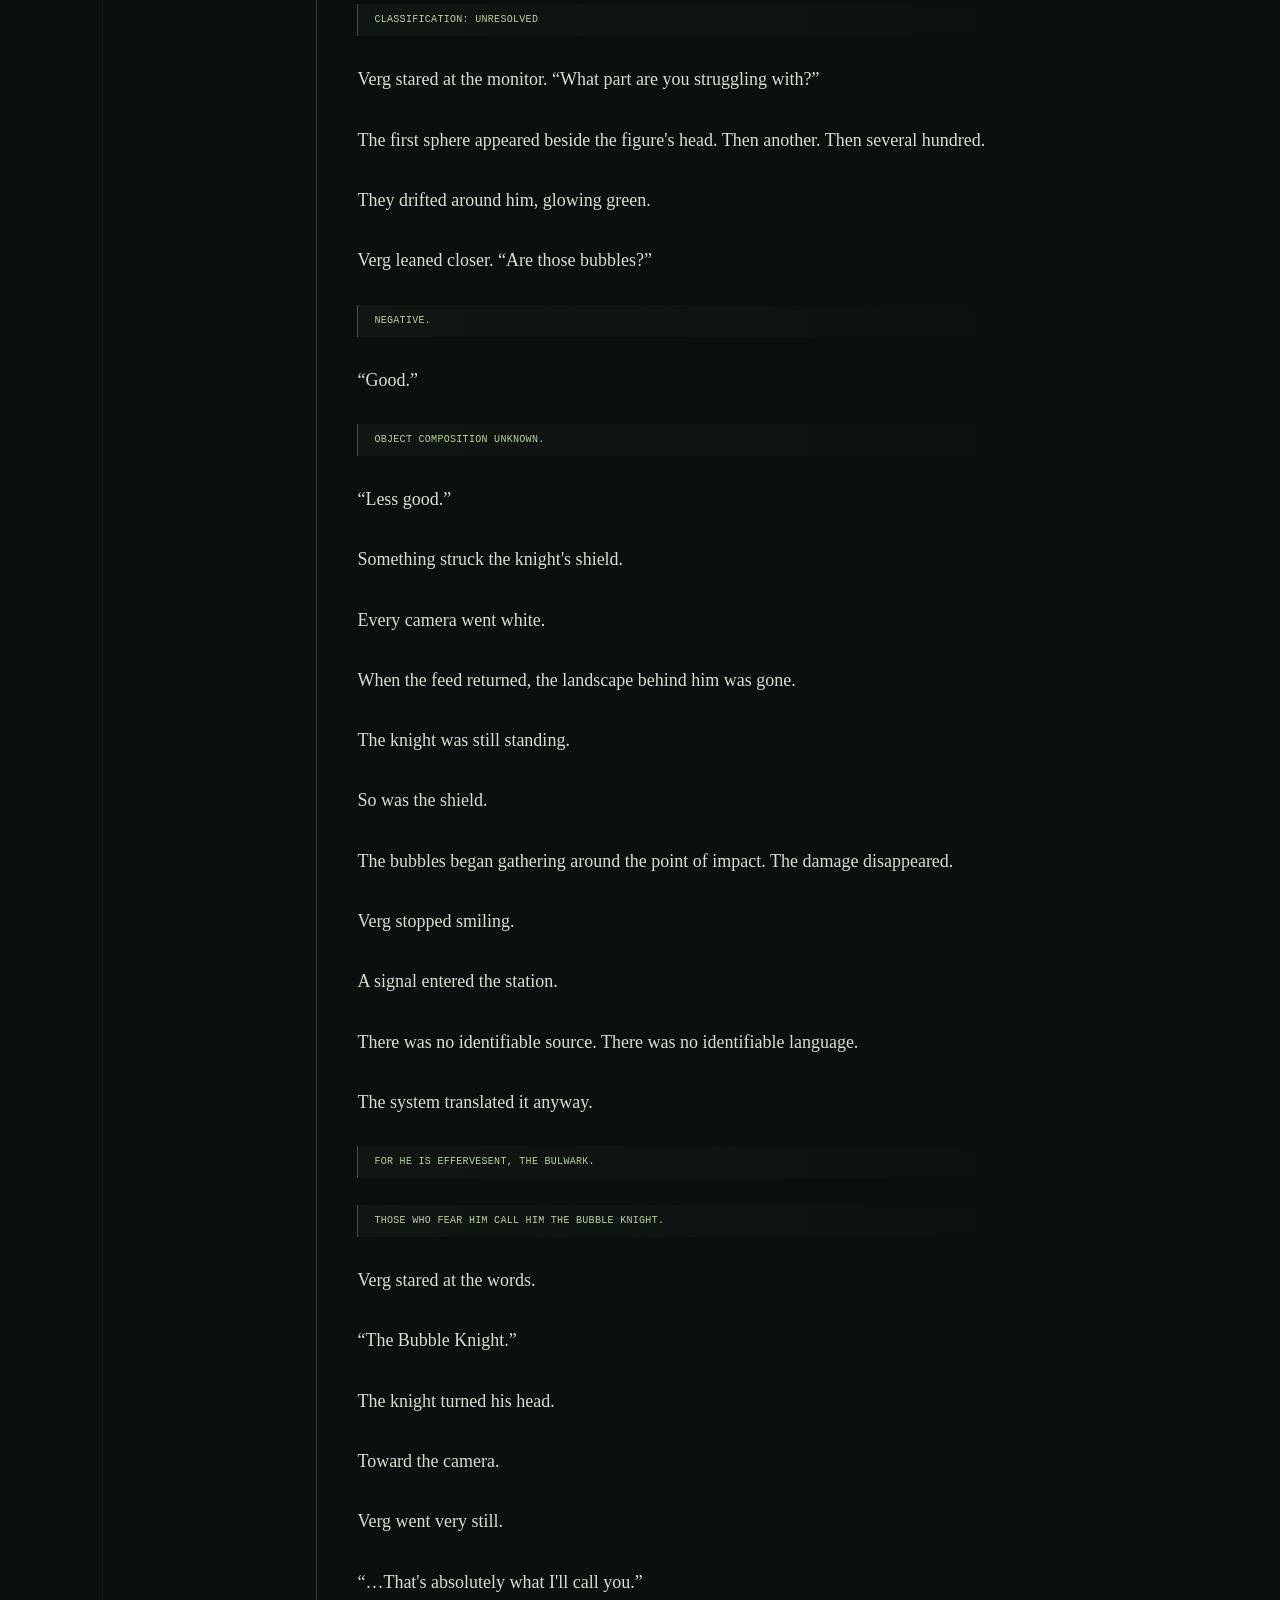
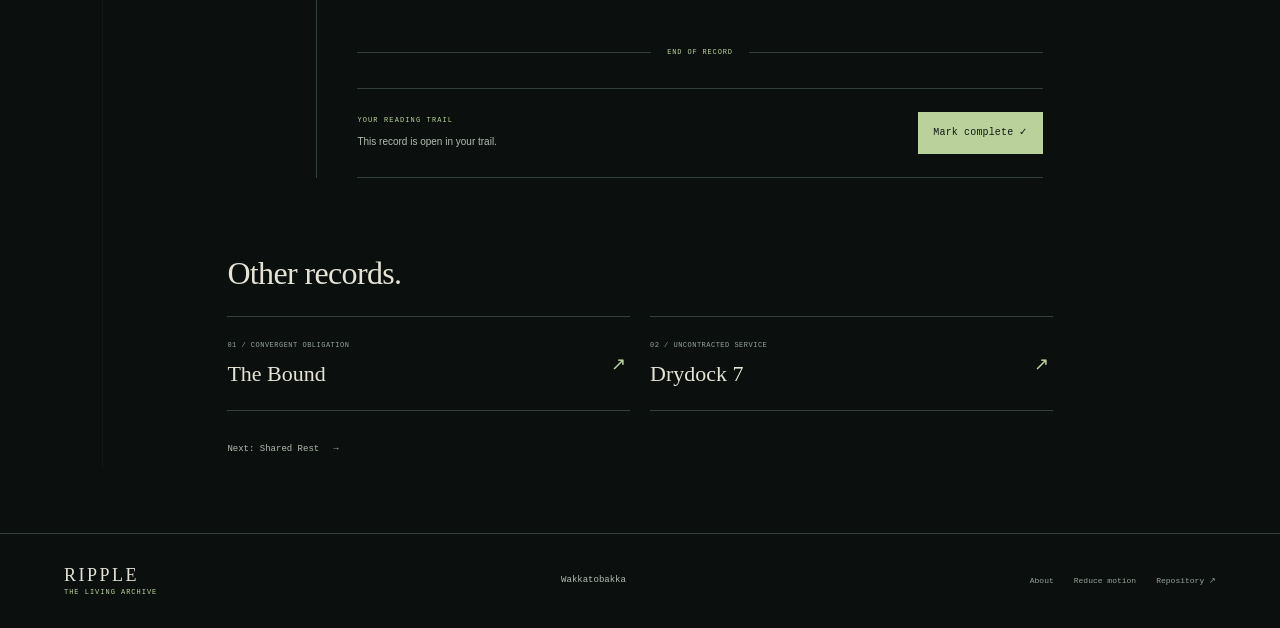
<file: records/effervesent.html>
<!doctype html>
<html lang="en"><head><meta charset="utf-8"><meta name="viewport" content="width=device-width,initial-scale=1">
<meta name="theme-color" content="#0b100f"><meta name="color-scheme" content="dark">
<title>Effervesent, the Bulwark — RIPPLE</title><meta name="description" content="Verg sees a knight. The classification system is having a harder time.">
<meta property="og:type" content="website"><meta property="og:title" content="Effervesent, the Bulwark — RIPPLE">
<meta property="og:description" content="Verg sees a knight. The classification system is having a harder time.">
<meta property="og:image" content="https://wakkatobakka.github.io/ripple/assets/images/cover.jpg">
<meta property="og:url" content="https://wakkatobakka.github.io/ripple/records/effervesent.html"><meta name="twitter:card" content="summary">
<link rel="canonical" href="https://wakkatobakka.github.io/ripple/records/effervesent.html"><link rel="icon" type="image/svg+xml" href="../assets/images/mark.svg">
<link rel="stylesheet" href="../assets/css/site.css"><script src="../assets/js/site.js" defer></script></head>
<body class="record-page source-feed" data-record="effervesent" data-record-title="Effervesent, the Bulwark"><div class="reading-progress" aria-hidden="true"></div><a class="skip-link" href="#main">Skip to content</a>
<header class="site-header"><a class="brand" href="../index.html" aria-label="RIPPLE, return to the entrance"><img src="../assets/images/mark.svg" width="40" height="40" alt=""><span>RIPPLE<small>THE LIVING ARCHIVE</small></span></a>
<nav aria-label="Primary"><a href="../index.html#records">Records <span class="nav-count">05</span></a><a href="../index.html#about">About</a><button class="trail-trigger" type="button" data-open-trail>Your trail <span data-trail-count>0</span></button></nav></header><main id="main" class="document-main">
<div class="record-breadcrumb"><a href="../index.html#records">← Records</a><span>RECORD 04 OF 05</span></div>
<header class="record-header"><div class="document-source"><span>ARCHIVE OBSERVATION FEED</span><span>NEW-007</span></div><p class="eyebrow">Observation feed / NEW-007</p><h1>Effervesent, the Bulwark</h1><div class="record-meta"><span>PUBLIC SELECTION 001</span><span>1 MIN READ</span><a href="source/effervesent.md">Plain text ↗</a></div></header>
<figure class="record-artwork"><a href="../assets/images/effervesent.png" data-open-art data-art-title="Effervesent, the Bulwark" aria-label="Enlarge illustration for Effervesent, the Bulwark"><img src="../assets/images/effervesent.png" width="1536" height="1024" alt="A crowned knight with a sword and a large shield, surrounded by glowing green spheres over a broken landscape." fetchpriority="high"><span class="art-enlarge" aria-hidden="true">↗</span></a><figcaption><span>Illustration</span><span>Tap to enlarge ↗</span></figcaption></figure>
<div class="reading-layout"><aside class="reader-margin" aria-label="Record information"><span>04</span><p>Classification unresolved</p><div class="margin-line"></div><small>SOURCE RECORD<br>NEW-007</small></aside><div class="reading-column"><article class="record-body" aria-label="Effervesent, the Bulwark source record"><h2>EFFERVESENT, THE BULWARK</h2>
<blockquote><p><strong>[ARCHIVE OBSERVATION FEED]</strong></p></blockquote>
<p>The figure appeared at 04:17.</p>
<p>Verg had been asleep. He was not anymore.</p>
<p>“Okay. That's a knight.”</p>
<p><strong>CLASSIFICATION:</strong> UNRESOLVED</p>
<p>“He has a sword and a shield.”</p>
<p><strong>CLASSIFICATION:</strong> UNRESOLVED</p>
<p>“He's wearing a crown.”</p>
<p><strong>CLASSIFICATION:</strong> UNRESOLVED</p>
<p>Verg stared at the monitor. “What part are you struggling with?”</p>
<p>The first sphere appeared beside the figure's head. Then another. Then several hundred.</p>
<p>They drifted around him, glowing green.</p>
<p>Verg leaned closer. “Are those bubbles?”</p>
<p><strong>NEGATIVE.</strong></p>
<p>“Good.”</p>
<p><strong>OBJECT COMPOSITION UNKNOWN.</strong></p>
<p>“Less good.”</p>
<p>Something struck the knight's shield.</p>
<p>Every camera went white.</p>
<p>When the feed returned, the landscape behind him was gone.</p>
<p>The knight was still standing.</p>
<p>So was the shield.</p>
<p>The bubbles began gathering around the point of impact. The damage disappeared.</p>
<p>Verg stopped smiling.</p>
<p>A signal entered the station.</p>
<p>There was no identifiable source. There was no identifiable language.</p>
<p>The system translated it anyway.</p>
<p><strong>FOR HE IS EFFERVESENT, THE BULWARK.</strong></p>
<p><strong>THOSE WHO FEAR HIM CALL HIM THE BUBBLE KNIGHT.</strong></p>
<p>Verg stared at the words.</p>
<p>“The Bubble Knight.”</p>
<p>The knight turned his head.</p>
<p>Toward the camera.</p>
<p>Verg went very still.</p>
<p>“…That's absolutely what I'll call you.”</p></article>
<div class="end-marker"><span></span>END OF RECORD<span></span></div>
<section class="after-record" aria-label="After the record"><div class="completion-bar"><div><p class="eyebrow">YOUR READING TRAIL</p><p data-completion-label>This record is open in your trail.</p></div><button class="button compact" type="button" data-mark-complete>Mark complete <span aria-hidden="true">✓</span></button></div></section></div></div>
<section class="continue-section" aria-labelledby="continue-title"><h2 id="continue-title">Other records.</h2><div class="continue-links"><a href="the-bound.html"><span>01 / Convergent obligation</span><b>The Bound</b><i aria-hidden="true">↗</i></a><a href="drydock-7.html"><span>02 / Uncontracted service</span><b>Drydock 7</b><i aria-hidden="true">↗</i></a></div><a class="quiet-link next-record" href="shared-rest.html">Next: Shared Rest <span aria-hidden="true">→</span></a></section>
</main><footer class="site-footer"><a href="../index.html" class="footer-brand">RIPPLE<span>THE LIVING ARCHIVE</span></a><p><a href="https://github.com/Wakkatobakka">Wakkatobakka</a></p><div class="footer-links"><a href="../about.html">About</a><button type="button" class="text-button motion-toggle" aria-pressed="false">Reduce motion</button><a href="https://github.com/Wakkatobakka/ripple">Repository ↗</a></div></footer>
<dialog class="art-dialog" id="art-dialog" aria-labelledby="art-title"><div class="art-toolbar"><h2 id="art-title">Illustration</h2><button class="icon-button" type="button" data-close-art aria-label="Close image">×</button></div><div class="art-image-wrap"><img id="art-full-image" alt=""></div><div class="art-bottom"><a id="art-original" href="../assets/images/cover.jpg" target="_blank" rel="noopener">Open original ↗</a><button class="text-button" type="button" data-close-art>Close</button></div></dialog><dialog id="trail-dialog" aria-labelledby="trail-title"><div class="drawer-heading"><div><p class="eyebrow">NAVIGATOR / LOCAL READING TRAIL</p><h2 id="trail-title">Reading trail.</h2></div><button class="icon-button" type="button" data-close-trail aria-label="Close reading trail">×</button></div>
<p class="drawer-intro">Opened records and completion marks are saved in this browser.</p>
<div class="trail-summary"><b data-trail-summary>No records opened yet.</b><span>Stored only in this browser.</span></div><ol class="trail-list"><li data-trail-row="the-bound"><span class="trail-node" aria-hidden="true"></span><a href="../records/the-bound.html"><small>01 / NEW-003</small>The Bound</a><span class="trail-row-state">Unopened</span></li><li data-trail-row="drydock-7"><span class="trail-node" aria-hidden="true"></span><a href="../records/drydock-7.html"><small>02 / NEW-002</small>Drydock 7</a><span class="trail-row-state">Unopened</span></li><li data-trail-row="hadal-terminus"><span class="trail-node" aria-hidden="true"></span><a href="../records/hadal-terminus.html"><small>03 / NEW-004</small>Hadal Terminus</a><span class="trail-row-state">Unopened</span></li><li data-trail-row="effervesent"><span class="trail-node" aria-hidden="true"></span><a href="../records/effervesent.html"><small>04 / NEW-007</small>Effervesent, the Bulwark</a><span class="trail-row-state">Unopened</span></li><li data-trail-row="shared-rest"><span class="trail-node" aria-hidden="true"></span><a href="../records/shared-rest.html"><small>05 / SEC-006</small>Shared Rest</a><span class="trail-row-state">Unopened</span></li></ol>
<div class="drawer-footer"><button type="button" class="text-button" data-clear-trail>Clear this device’s trail</button><button type="button" class="button compact" data-close-trail>Close</button></div><p class="sr-only" data-trail-announcement aria-live="polite"></p></dialog><div class="site-toast" role="status" aria-live="polite"></div></body></html>
</file>
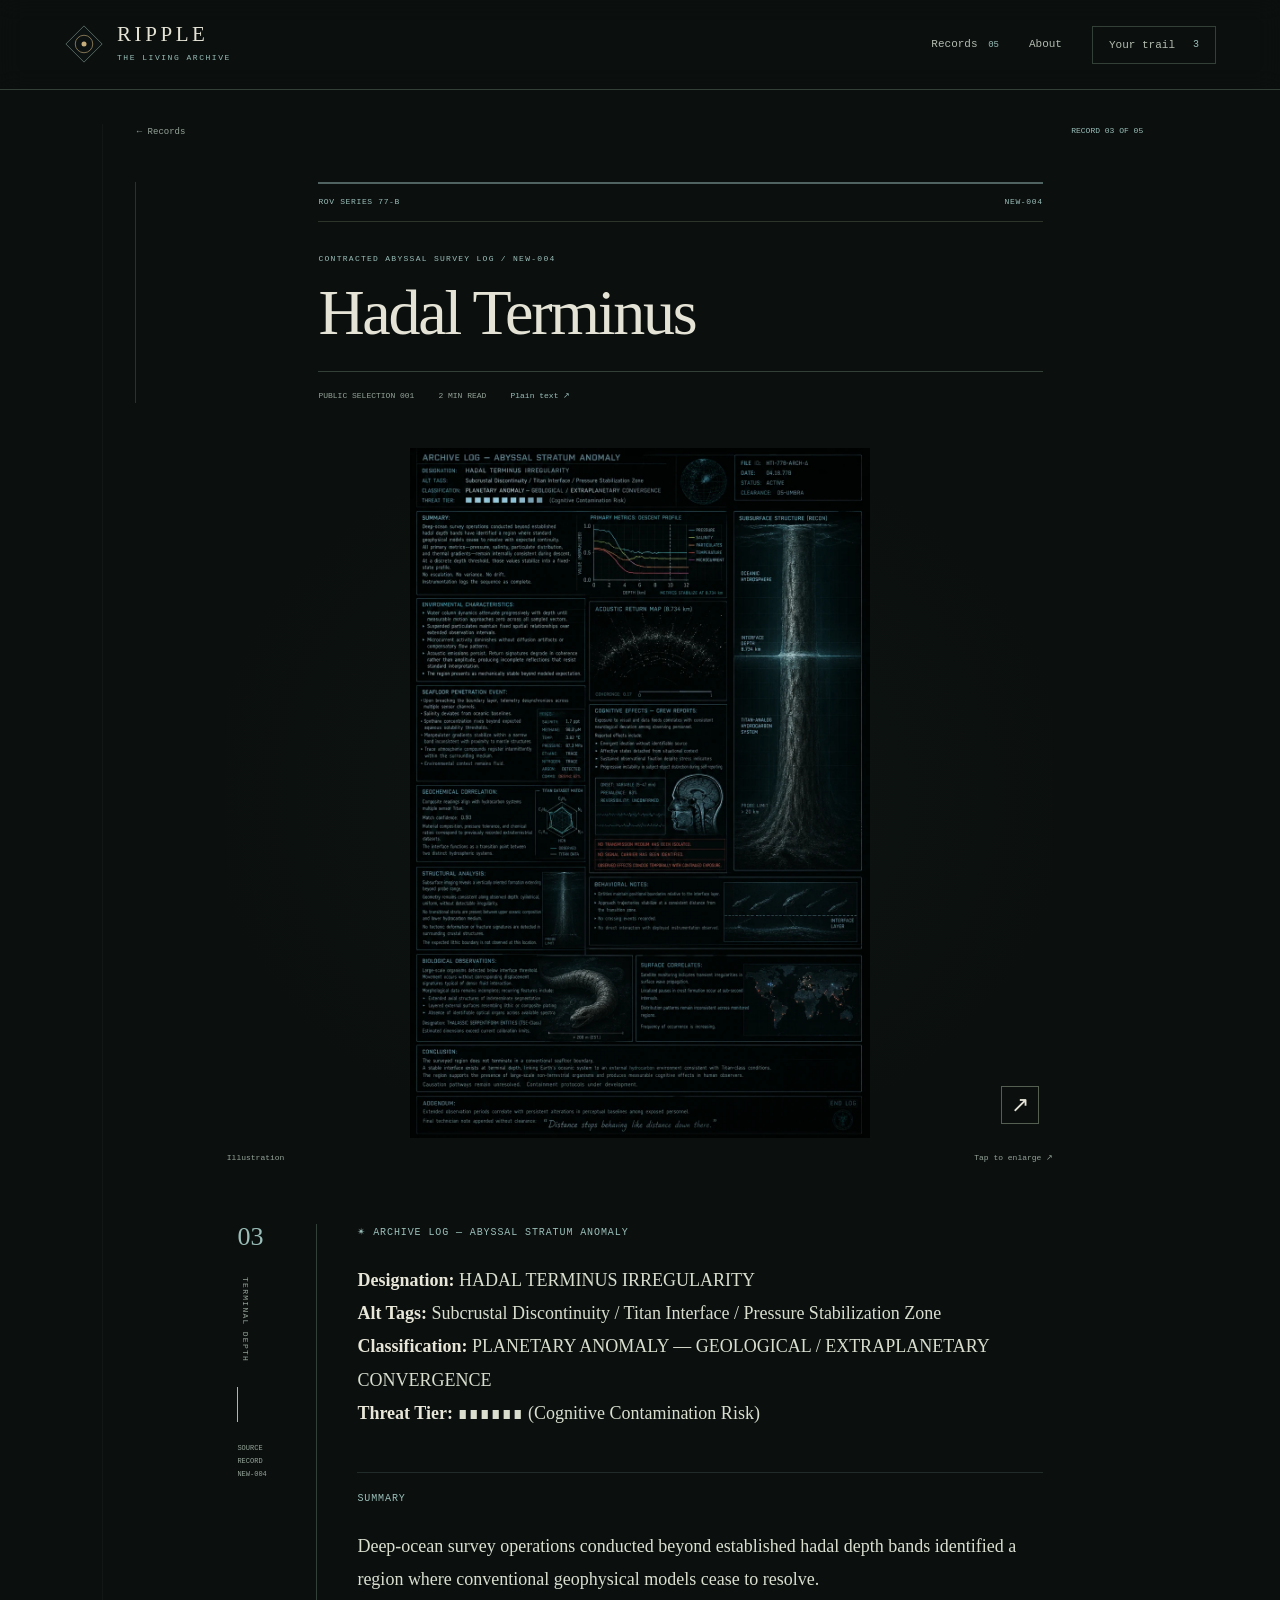
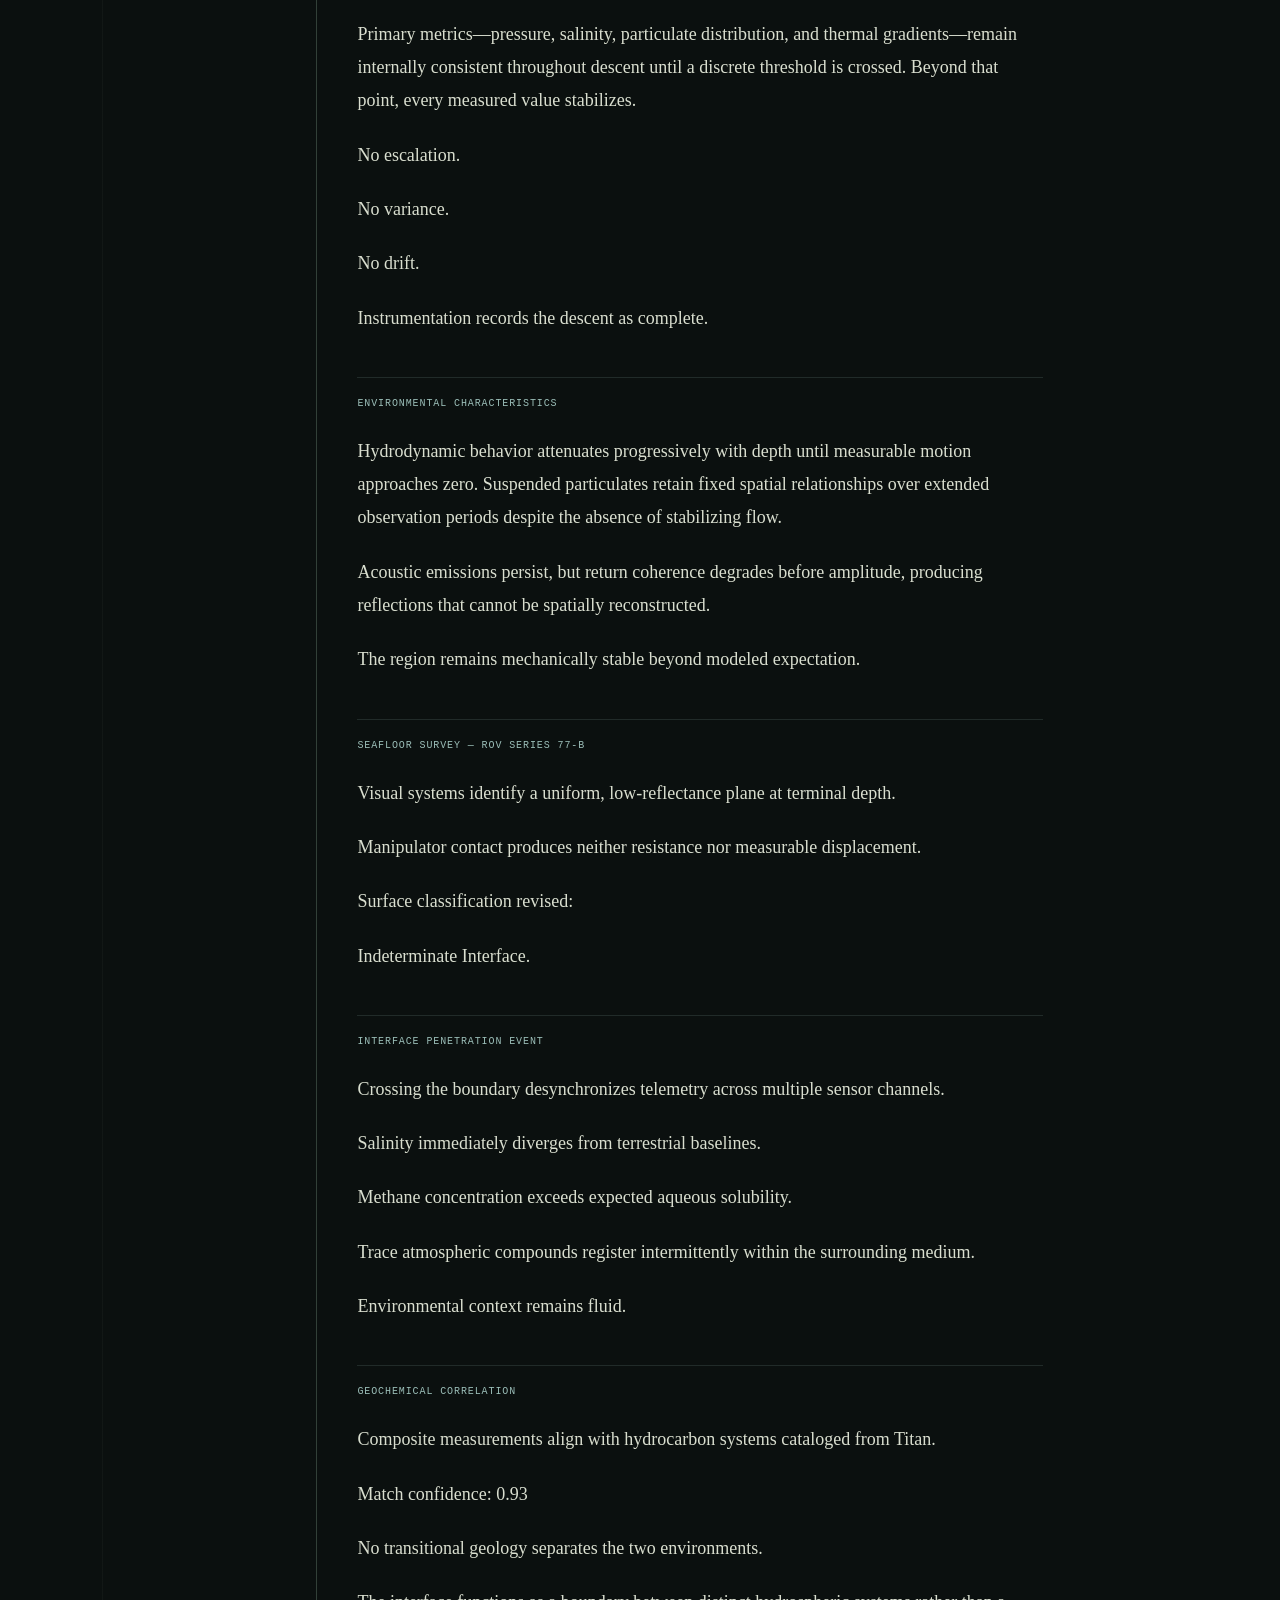
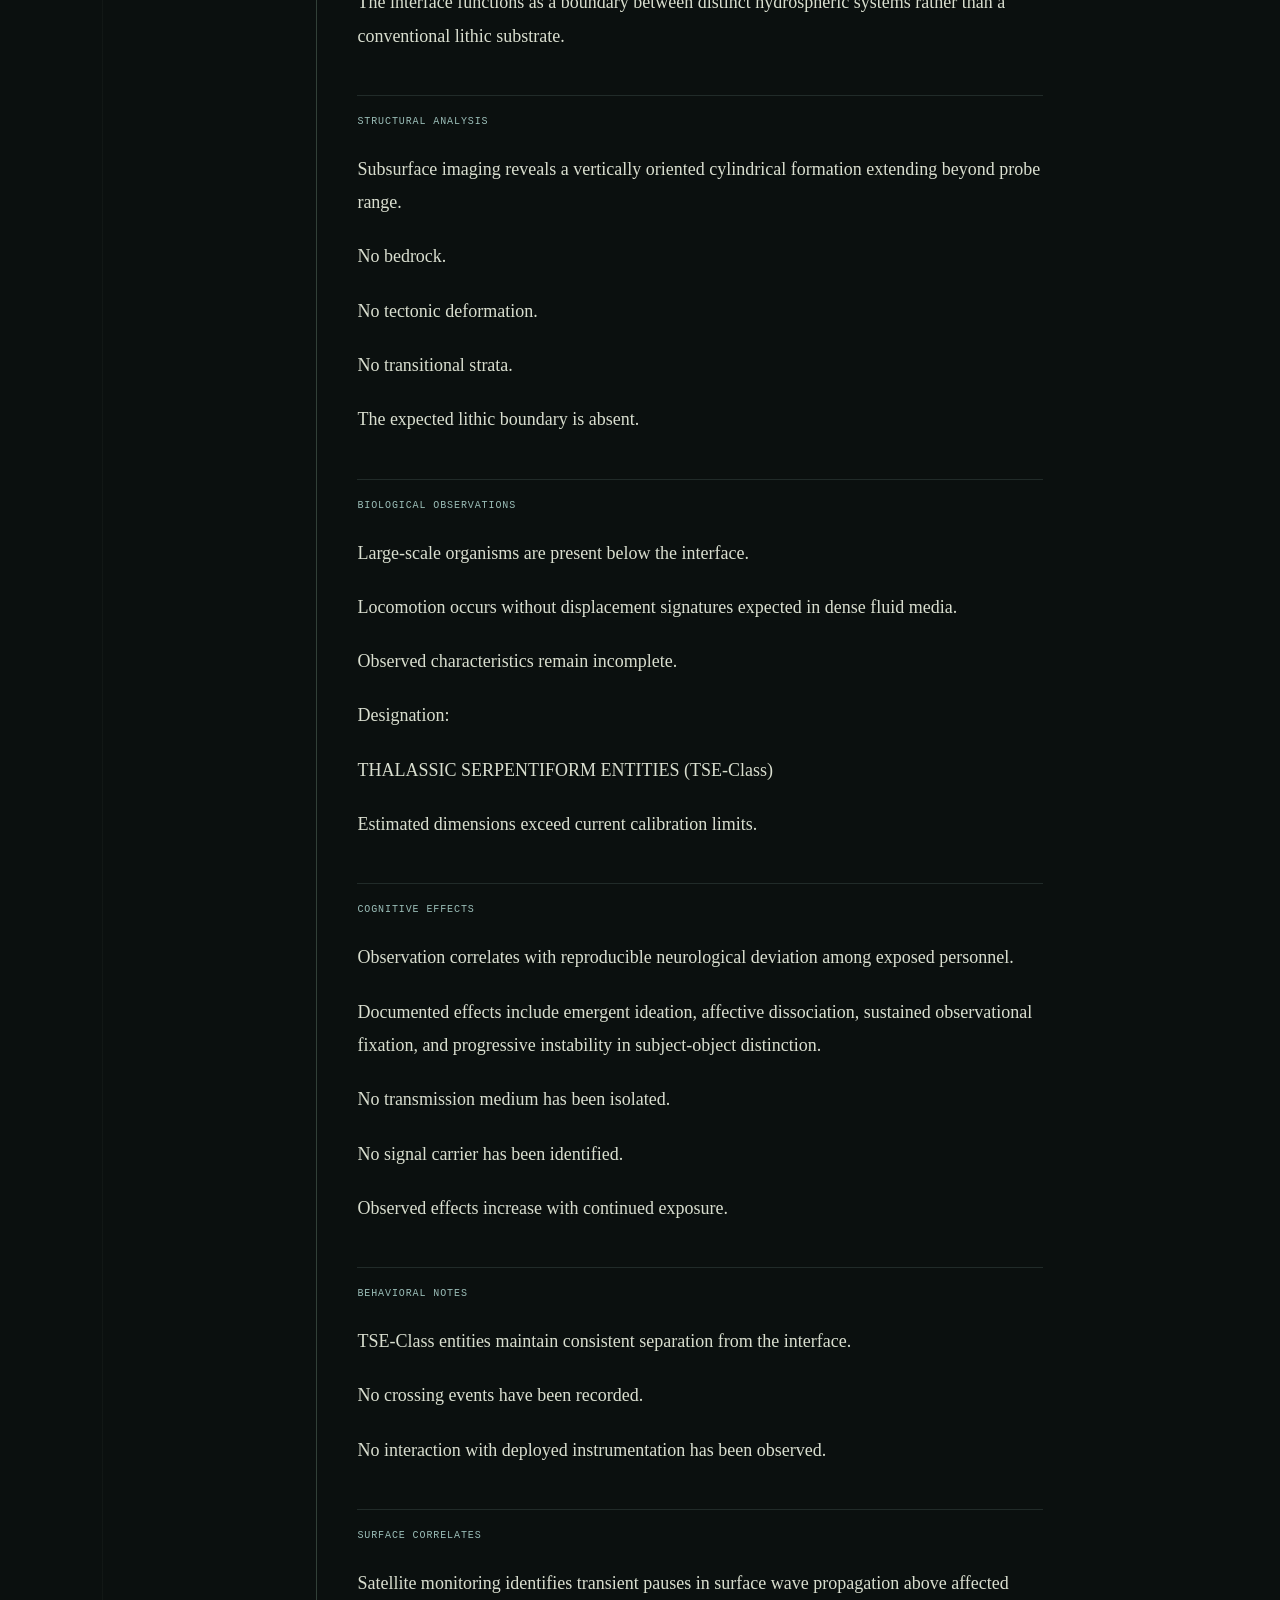
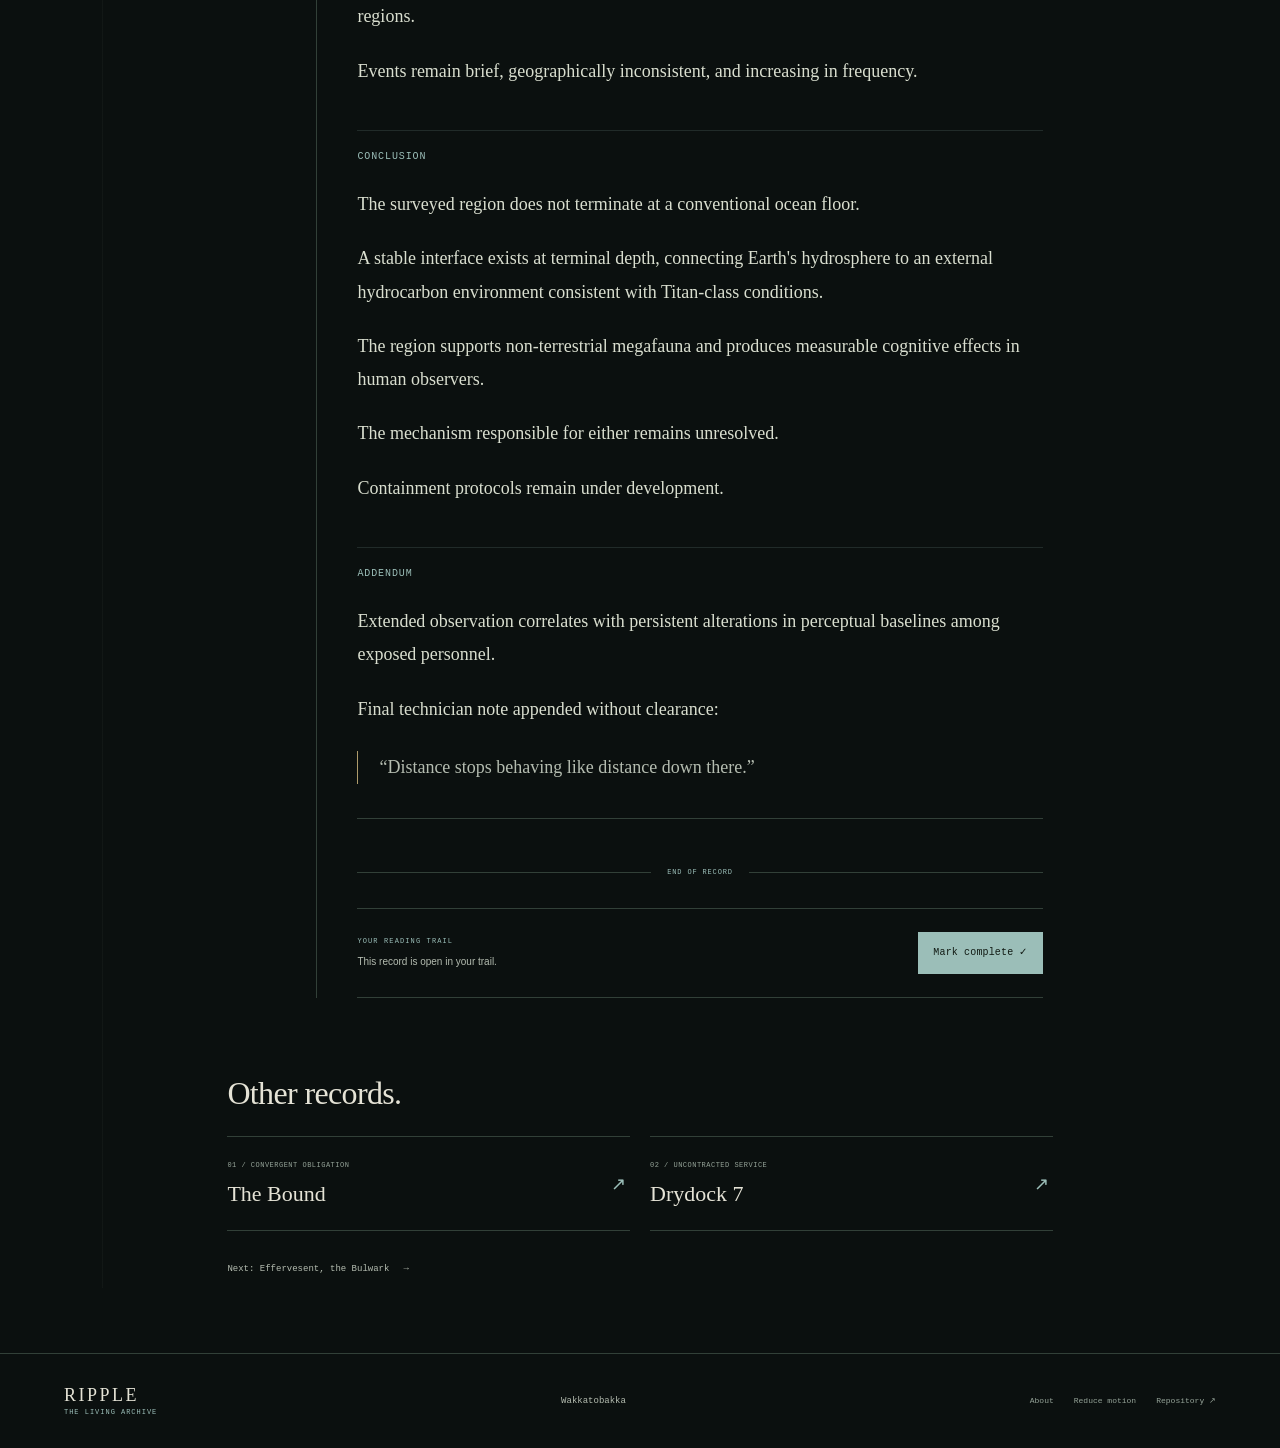
<file: records/hadal-terminus.html>
<!doctype html>
<html lang="en"><head><meta charset="utf-8"><meta name="viewport" content="width=device-width,initial-scale=1">
<meta name="theme-color" content="#0b100f"><meta name="color-scheme" content="dark">
<title>Hadal Terminus — RIPPLE</title><meta name="description" content="The descent continued. Pressure, temperature, and everything else had stopped changing.">
<meta property="og:type" content="website"><meta property="og:title" content="Hadal Terminus — RIPPLE">
<meta property="og:description" content="The descent continued. Pressure, temperature, and everything else had stopped changing.">
<meta property="og:image" content="https://wakkatobakka.github.io/ripple/assets/images/cover.jpg">
<meta property="og:url" content="https://wakkatobakka.github.io/ripple/records/hadal-terminus.html"><meta name="twitter:card" content="summary">
<link rel="canonical" href="https://wakkatobakka.github.io/ripple/records/hadal-terminus.html"><link rel="icon" type="image/svg+xml" href="../assets/images/mark.svg">
<link rel="stylesheet" href="../assets/css/site.css"><script src="../assets/js/site.js" defer></script></head>
<body class="record-page source-survey" data-record="hadal-terminus" data-record-title="Hadal Terminus"><div class="reading-progress" aria-hidden="true"></div><a class="skip-link" href="#main">Skip to content</a>
<header class="site-header"><a class="brand" href="../index.html" aria-label="RIPPLE, return to the entrance"><img src="../assets/images/mark.svg" width="40" height="40" alt=""><span>RIPPLE<small>THE LIVING ARCHIVE</small></span></a>
<nav aria-label="Primary"><a href="../index.html#records">Records <span class="nav-count">05</span></a><a href="../index.html#about">About</a><button class="trail-trigger" type="button" data-open-trail>Your trail <span data-trail-count>0</span></button></nav></header><main id="main" class="document-main">
<div class="record-breadcrumb"><a href="../index.html#records">← Records</a><span>RECORD 03 OF 05</span></div>
<header class="record-header"><div class="document-source"><span>ROV SERIES 77-B</span><span>NEW-004</span></div><p class="eyebrow">Contracted abyssal survey log / NEW-004</p><h1>Hadal Terminus</h1><div class="record-meta"><span>PUBLIC SELECTION 001</span><span>2 MIN READ</span><a href="source/hadal-terminus.md">Plain text ↗</a></div></header>
<figure class="record-artwork"><a href="../assets/images/hadal-terminus.webp" data-open-art data-art-title="Hadal Terminus" aria-label="Enlarge illustration for Hadal Terminus"><img src="../assets/images/hadal-terminus.webp" width="1024" height="1536" alt="A deep-ocean research dossier depicting a descending survey light and immense shapes below." fetchpriority="high"><span class="art-enlarge" aria-hidden="true">↗</span></a><figcaption><span>Illustration</span><span>Tap to enlarge ↗</span></figcaption></figure>
<div class="reading-layout"><aside class="reader-margin" aria-label="Record information"><span>03</span><p>Terminal depth</p><div class="margin-line"></div><small>SOURCE RECORD<br>NEW-004</small></aside><div class="reading-column"><article class="record-body" aria-label="Hadal Terminus source record"><h2>✴ ARCHIVE LOG — ABYSSAL STRATUM ANOMALY</h2>
<p><strong>Designation:</strong> HADAL TERMINUS IRREGULARITY<br><strong>Alt Tags:</strong> Subcrustal Discontinuity / Titan Interface / Pressure Stabilization Zone<br><strong>Classification:</strong> PLANETARY ANOMALY — GEOLOGICAL / EXTRAPLANETARY CONVERGENCE<br><strong>Threat Tier:</strong> ∎∎∎∎∎∎ (Cognitive Contamination Risk)</p>
<h3>SUMMARY</h3>
<p>Deep-ocean survey operations conducted beyond established hadal depth bands identified a region where conventional geophysical models cease to resolve.</p>
<p>Primary metrics—pressure, salinity, particulate distribution, and thermal gradients—remain internally consistent throughout descent until a discrete threshold is crossed. Beyond that point, every measured value stabilizes.</p>
<p>No escalation.</p>
<p>No variance.</p>
<p>No drift.</p>
<p>Instrumentation records the descent as complete.</p>
<h3>ENVIRONMENTAL CHARACTERISTICS</h3>
<p>Hydrodynamic behavior attenuates progressively with depth until measurable motion approaches zero. Suspended particulates retain fixed spatial relationships over extended observation periods despite the absence of stabilizing flow.</p>
<p>Acoustic emissions persist, but return coherence degrades before amplitude, producing reflections that cannot be spatially reconstructed.</p>
<p>The region remains mechanically stable beyond modeled expectation.</p>
<h3>SEAFLOOR SURVEY — ROV SERIES 77-B</h3>
<p>Visual systems identify a uniform, low-reflectance plane at terminal depth.</p>
<p>Manipulator contact produces neither resistance nor measurable displacement.</p>
<p>Surface classification revised:</p>
<p>Indeterminate Interface.</p>
<h3>INTERFACE PENETRATION EVENT</h3>
<p>Crossing the boundary desynchronizes telemetry across multiple sensor channels.</p>
<p>Salinity immediately diverges from terrestrial baselines.</p>
<p>Methane concentration exceeds expected aqueous solubility.</p>
<p>Trace atmospheric compounds register intermittently within the surrounding medium.</p>
<p>Environmental context remains fluid.</p>
<h3>GEOCHEMICAL CORRELATION</h3>
<p>Composite measurements align with hydrocarbon systems cataloged from Titan.</p>
<p>Match confidence: 0.93</p>
<p>No transitional geology separates the two environments.</p>
<p>The interface functions as a boundary between distinct hydrospheric systems rather than a conventional lithic substrate.</p>
<h3>STRUCTURAL ANALYSIS</h3>
<p>Subsurface imaging reveals a vertically oriented cylindrical formation extending beyond probe range.</p>
<p>No bedrock.</p>
<p>No tectonic deformation.</p>
<p>No transitional strata.</p>
<p>The expected lithic boundary is absent.</p>
<h3>BIOLOGICAL OBSERVATIONS</h3>
<p>Large-scale organisms are present below the interface.</p>
<p>Locomotion occurs without displacement signatures expected in dense fluid media.</p>
<p>Observed characteristics remain incomplete.</p>
<p>Designation:</p>
<p>THALASSIC SERPENTIFORM ENTITIES (TSE-Class)</p>
<p>Estimated dimensions exceed current calibration limits.</p>
<h3>COGNITIVE EFFECTS</h3>
<p>Observation correlates with reproducible neurological deviation among exposed personnel.</p>
<p>Documented effects include emergent ideation, affective dissociation, sustained observational fixation, and progressive instability in subject-object distinction.</p>
<p>No transmission medium has been isolated.</p>
<p>No signal carrier has been identified.</p>
<p>Observed effects increase with continued exposure.</p>
<h3>BEHAVIORAL NOTES</h3>
<p>TSE-Class entities maintain consistent separation from the interface.</p>
<p>No crossing events have been recorded.</p>
<p>No interaction with deployed instrumentation has been observed.</p>
<h3>SURFACE CORRELATES</h3>
<p>Satellite monitoring identifies transient pauses in surface wave propagation above affected regions.</p>
<p>Events remain brief, geographically inconsistent, and increasing in frequency.</p>
<h3>CONCLUSION</h3>
<p>The surveyed region does not terminate at a conventional ocean floor.</p>
<p>A stable interface exists at terminal depth, connecting Earth's hydrosphere to an external hydrocarbon environment consistent with Titan-class conditions.</p>
<p>The region supports non-terrestrial megafauna and produces measurable cognitive effects in human observers.</p>
<p>The mechanism responsible for either remains unresolved.</p>
<p>Containment protocols remain under development.</p>
<h3>ADDENDUM</h3>
<p>Extended observation correlates with persistent alterations in perceptual baselines among exposed personnel.</p>
<p>Final technician note appended without clearance:</p>
<blockquote><p>“Distance stops behaving like distance down there.”</p></blockquote>
<hr></article>
<div class="end-marker"><span></span>END OF RECORD<span></span></div>
<section class="after-record" aria-label="After the record"><div class="completion-bar"><div><p class="eyebrow">YOUR READING TRAIL</p><p data-completion-label>This record is open in your trail.</p></div><button class="button compact" type="button" data-mark-complete>Mark complete <span aria-hidden="true">✓</span></button></div></section></div></div>
<section class="continue-section" aria-labelledby="continue-title"><h2 id="continue-title">Other records.</h2><div class="continue-links"><a href="the-bound.html"><span>01 / Convergent obligation</span><b>The Bound</b><i aria-hidden="true">↗</i></a><a href="drydock-7.html"><span>02 / Uncontracted service</span><b>Drydock 7</b><i aria-hidden="true">↗</i></a></div><a class="quiet-link next-record" href="effervesent.html">Next: Effervesent, the Bulwark <span aria-hidden="true">→</span></a></section>
</main><footer class="site-footer"><a href="../index.html" class="footer-brand">RIPPLE<span>THE LIVING ARCHIVE</span></a><p><a href="https://github.com/Wakkatobakka">Wakkatobakka</a></p><div class="footer-links"><a href="../about.html">About</a><button type="button" class="text-button motion-toggle" aria-pressed="false">Reduce motion</button><a href="https://github.com/Wakkatobakka/ripple">Repository ↗</a></div></footer>
<dialog class="art-dialog" id="art-dialog" aria-labelledby="art-title"><div class="art-toolbar"><h2 id="art-title">Illustration</h2><button class="icon-button" type="button" data-close-art aria-label="Close image">×</button></div><div class="art-image-wrap"><img id="art-full-image" alt=""></div><div class="art-bottom"><a id="art-original" href="../assets/images/cover.jpg" target="_blank" rel="noopener">Open original ↗</a><button class="text-button" type="button" data-close-art>Close</button></div></dialog><dialog id="trail-dialog" aria-labelledby="trail-title"><div class="drawer-heading"><div><p class="eyebrow">NAVIGATOR / LOCAL READING TRAIL</p><h2 id="trail-title">Reading trail.</h2></div><button class="icon-button" type="button" data-close-trail aria-label="Close reading trail">×</button></div>
<p class="drawer-intro">Opened records and completion marks are saved in this browser.</p>
<div class="trail-summary"><b data-trail-summary>No records opened yet.</b><span>Stored only in this browser.</span></div><ol class="trail-list"><li data-trail-row="the-bound"><span class="trail-node" aria-hidden="true"></span><a href="../records/the-bound.html"><small>01 / NEW-003</small>The Bound</a><span class="trail-row-state">Unopened</span></li><li data-trail-row="drydock-7"><span class="trail-node" aria-hidden="true"></span><a href="../records/drydock-7.html"><small>02 / NEW-002</small>Drydock 7</a><span class="trail-row-state">Unopened</span></li><li data-trail-row="hadal-terminus"><span class="trail-node" aria-hidden="true"></span><a href="../records/hadal-terminus.html"><small>03 / NEW-004</small>Hadal Terminus</a><span class="trail-row-state">Unopened</span></li><li data-trail-row="effervesent"><span class="trail-node" aria-hidden="true"></span><a href="../records/effervesent.html"><small>04 / NEW-007</small>Effervesent, the Bulwark</a><span class="trail-row-state">Unopened</span></li><li data-trail-row="shared-rest"><span class="trail-node" aria-hidden="true"></span><a href="../records/shared-rest.html"><small>05 / SEC-006</small>Shared Rest</a><span class="trail-row-state">Unopened</span></li></ol>
<div class="drawer-footer"><button type="button" class="text-button" data-clear-trail>Clear this device’s trail</button><button type="button" class="button compact" data-close-trail>Close</button></div><p class="sr-only" data-trail-announcement aria-live="polite"></p></dialog><div class="site-toast" role="status" aria-live="polite"></div></body></html>
</file>
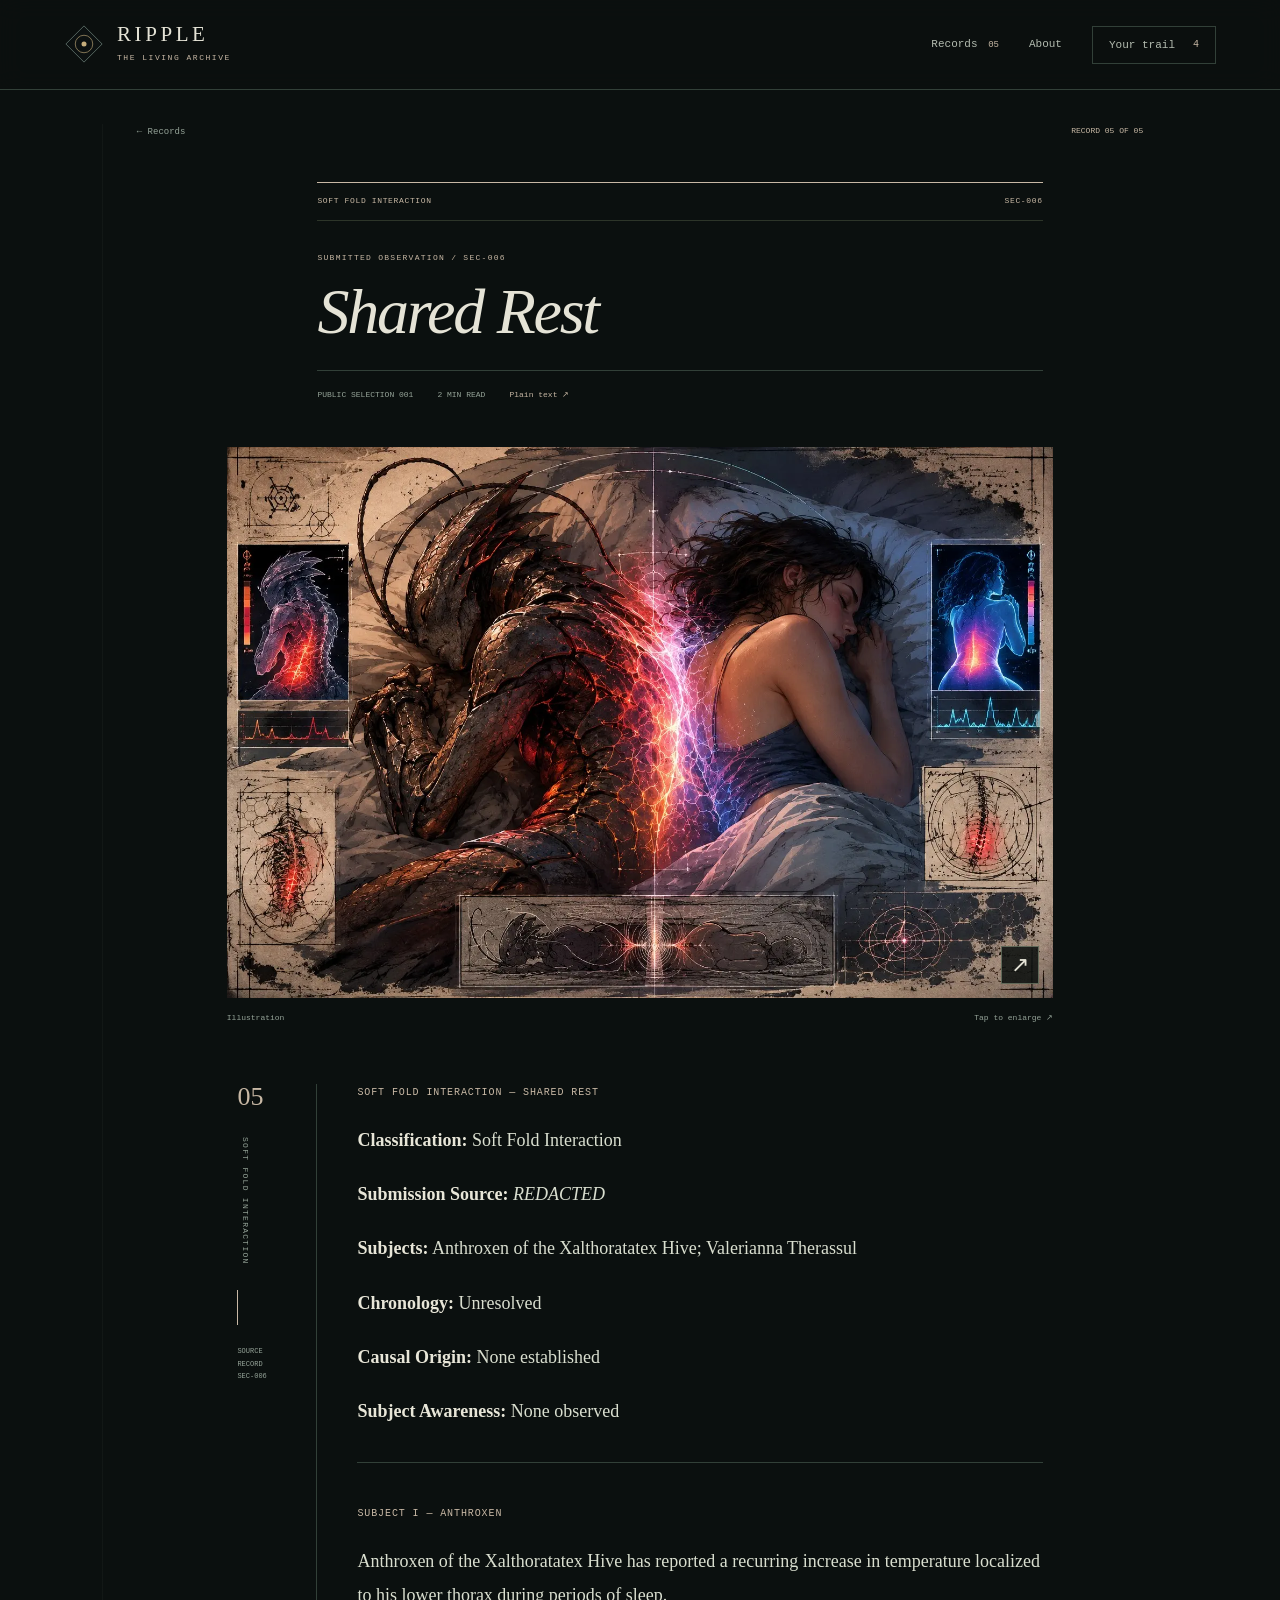
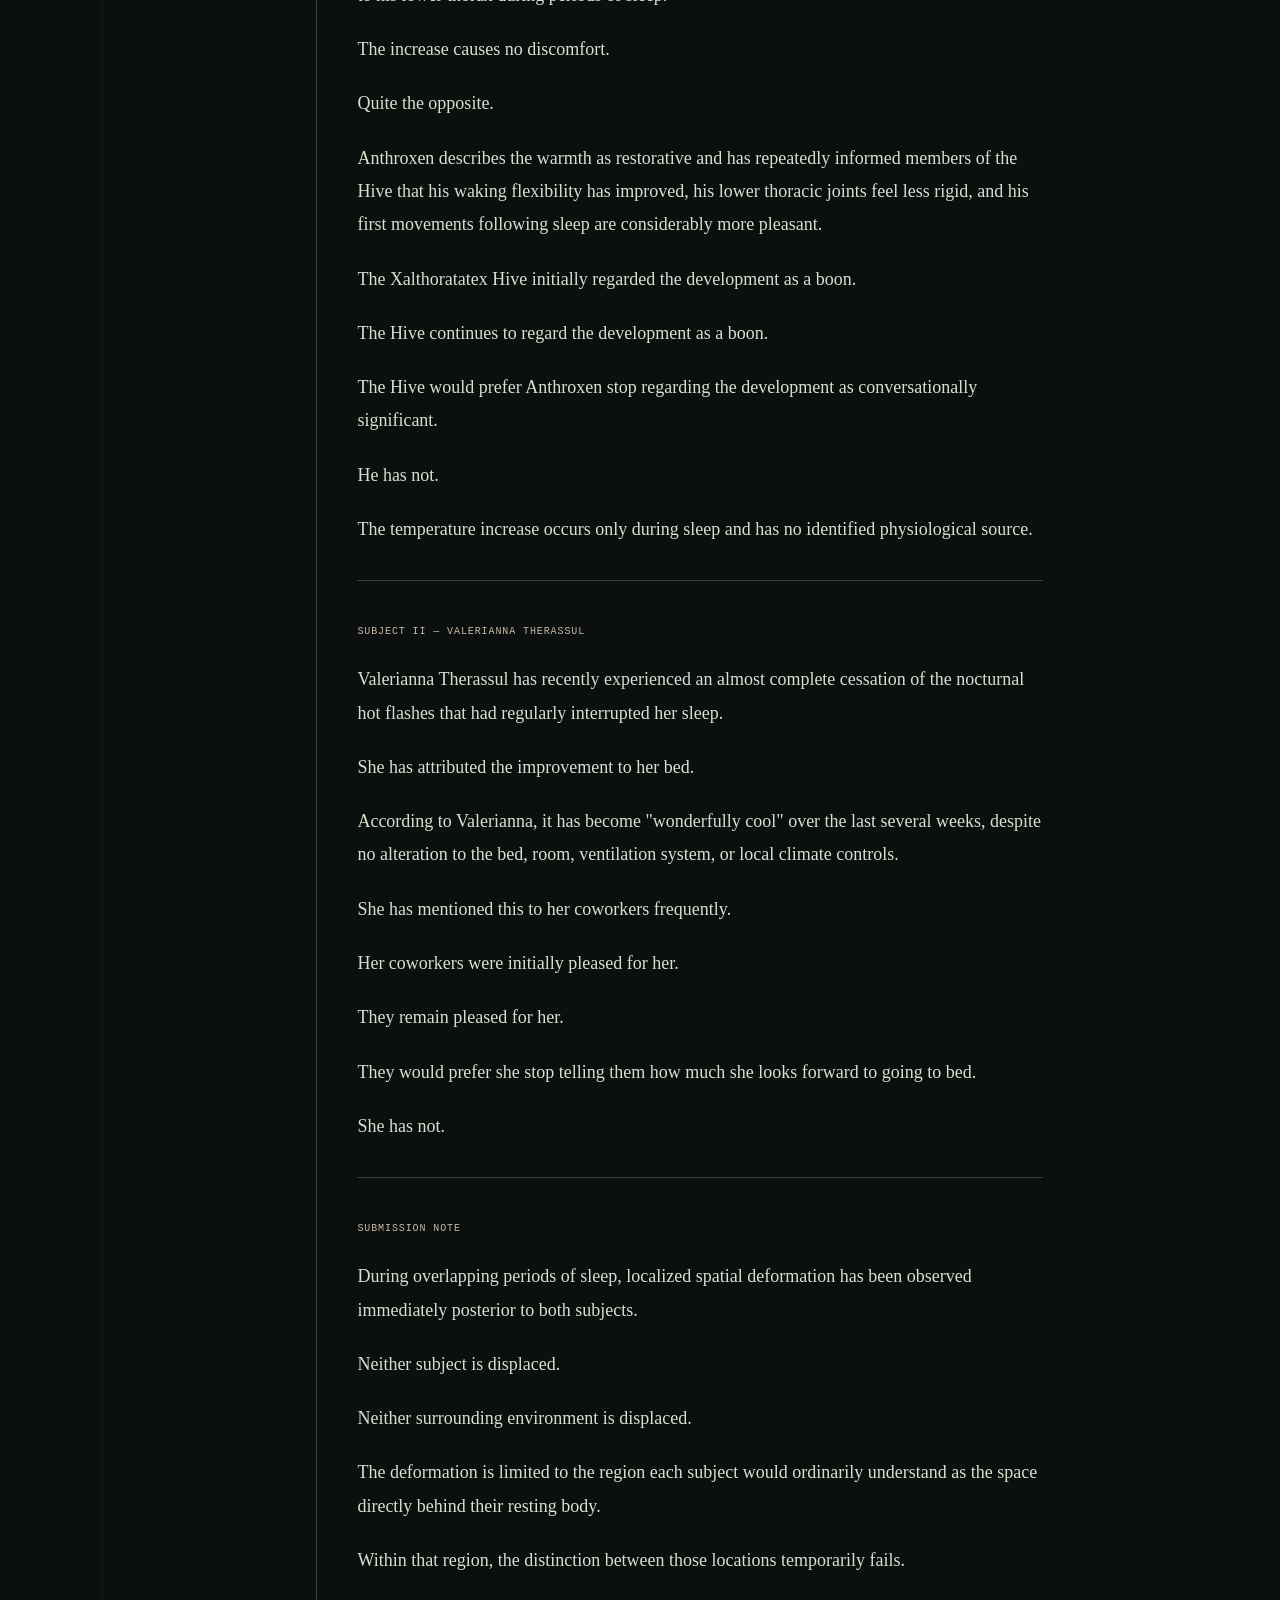
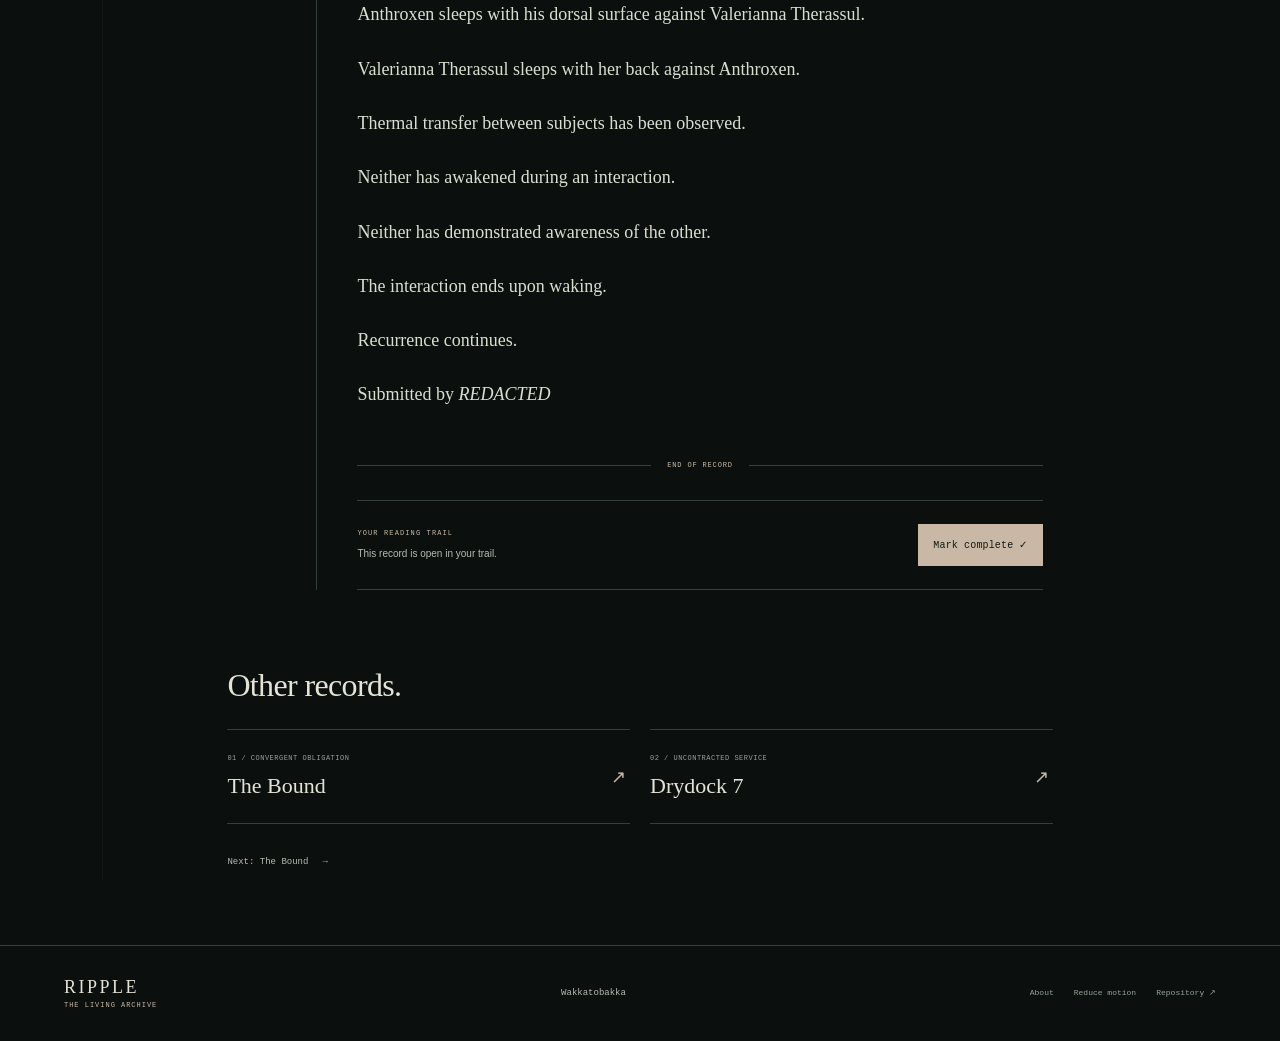
<file: records/shared-rest.html>
<!doctype html>
<html lang="en"><head><meta charset="utf-8"><meta name="viewport" content="width=device-width,initial-scale=1">
<meta name="theme-color" content="#0b100f"><meta name="color-scheme" content="dark">
<title>Shared Rest — RIPPLE</title><meta name="description" content="Two unrelated subjects are sleeping much better. Their coworkers have heard all about it.">
<meta property="og:type" content="website"><meta property="og:title" content="Shared Rest — RIPPLE">
<meta property="og:description" content="Two unrelated subjects are sleeping much better. Their coworkers have heard all about it.">
<meta property="og:image" content="https://wakkatobakka.github.io/ripple/assets/images/cover.jpg">
<meta property="og:url" content="https://wakkatobakka.github.io/ripple/records/shared-rest.html"><meta name="twitter:card" content="summary">
<link rel="canonical" href="https://wakkatobakka.github.io/ripple/records/shared-rest.html"><link rel="icon" type="image/svg+xml" href="../assets/images/mark.svg">
<link rel="stylesheet" href="../assets/css/site.css"><script src="../assets/js/site.js" defer></script></head>
<body class="record-page source-interaction" data-record="shared-rest" data-record-title="Shared Rest"><div class="reading-progress" aria-hidden="true"></div><a class="skip-link" href="#main">Skip to content</a>
<header class="site-header"><a class="brand" href="../index.html" aria-label="RIPPLE, return to the entrance"><img src="../assets/images/mark.svg" width="40" height="40" alt=""><span>RIPPLE<small>THE LIVING ARCHIVE</small></span></a>
<nav aria-label="Primary"><a href="../index.html#records">Records <span class="nav-count">05</span></a><a href="../index.html#about">About</a><button class="trail-trigger" type="button" data-open-trail>Your trail <span data-trail-count>0</span></button></nav></header><main id="main" class="document-main">
<div class="record-breadcrumb"><a href="../index.html#records">← Records</a><span>RECORD 05 OF 05</span></div>
<header class="record-header"><div class="document-source"><span>SOFT FOLD INTERACTION</span><span>SEC-006</span></div><p class="eyebrow">Submitted observation / SEC-006</p><h1>Shared Rest</h1><div class="record-meta"><span>PUBLIC SELECTION 001</span><span>2 MIN READ</span><a href="source/shared-rest.md">Plain text ↗</a></div></header>
<figure class="record-artwork"><a href="../assets/images/shared-rest.webp" data-open-art data-art-title="Shared Rest" aria-label="Enlarge illustration for Shared Rest"><img src="../assets/images/shared-rest.webp" width="1536" height="1024" alt="An illustrative reconstruction placing two sleeping subjects beside a shared spatial seam." fetchpriority="high"><span class="art-enlarge" aria-hidden="true">↗</span></a><figcaption><span>Illustration</span><span>Tap to enlarge ↗</span></figcaption></figure>
<div class="reading-layout"><aside class="reader-margin" aria-label="Record information"><span>05</span><p>Soft Fold interaction</p><div class="margin-line"></div><small>SOURCE RECORD<br>SEC-006</small></aside><div class="reading-column"><article class="record-body" aria-label="Shared Rest source record"><h2>SOFT FOLD INTERACTION — SHARED REST</h2>
<p><strong>Classification:</strong> Soft Fold Interaction</p>
<p><strong>Submission Source:</strong> <em>REDACTED</em></p>
<p><strong>Subjects:</strong> Anthroxen of the Xalthoratatex Hive; Valerianna Therassul</p>
<p><strong>Chronology:</strong> Unresolved</p>
<p><strong>Causal Origin:</strong> None established</p>
<p><strong>Subject Awareness:</strong> None observed</p>
<hr>
<h2>SUBJECT I — ANTHROXEN</h2>
<p>Anthroxen of the Xalthoratatex Hive has reported a recurring increase in temperature localized to his lower thorax during periods of sleep.</p>
<p>The increase causes no discomfort.</p>
<p>Quite the opposite.</p>
<p>Anthroxen describes the warmth as restorative and has repeatedly informed members of the Hive that his waking flexibility has improved, his lower thoracic joints feel less rigid, and his first movements following sleep are considerably more pleasant.</p>
<p>The Xalthoratatex Hive initially regarded the development as a boon.</p>
<p>The Hive continues to regard the development as a boon.</p>
<p>The Hive would prefer Anthroxen stop regarding the development as conversationally significant.</p>
<p>He has not.</p>
<p>The temperature increase occurs only during sleep and has no identified physiological source.</p>
<hr>
<h2>SUBJECT II — VALERIANNA THERASSUL</h2>
<p>Valerianna Therassul has recently experienced an almost complete cessation of the nocturnal hot flashes that had regularly interrupted her sleep.</p>
<p>She has attributed the improvement to her bed.</p>
<p>According to Valerianna, it has become "wonderfully cool" over the last several weeks, despite no alteration to the bed, room, ventilation system, or local climate controls.</p>
<p>She has mentioned this to her coworkers frequently.</p>
<p>Her coworkers were initially pleased for her.</p>
<p>They remain pleased for her.</p>
<p>They would prefer she stop telling them how much she looks forward to going to bed.</p>
<p>She has not.</p>
<hr>
<h2>SUBMISSION NOTE</h2>
<p>During overlapping periods of sleep, localized spatial deformation has been observed immediately posterior to both subjects.</p>
<p>Neither subject is displaced.</p>
<p>Neither surrounding environment is displaced.</p>
<p>The deformation is limited to the region each subject would ordinarily understand as the space directly behind their resting body.</p>
<p>Within that region, the distinction between those locations temporarily fails.</p>
<p>Anthroxen sleeps with his dorsal surface against Valerianna Therassul.</p>
<p>Valerianna Therassul sleeps with her back against Anthroxen.</p>
<p>Thermal transfer between subjects has been observed.</p>
<p>Neither has awakened during an interaction.</p>
<p>Neither has demonstrated awareness of the other.</p>
<p>The interaction ends upon waking.</p>
<p>Recurrence continues.</p>
<p>Submitted by <em>REDACTED</em></p></article>
<div class="end-marker"><span></span>END OF RECORD<span></span></div>
<section class="after-record" aria-label="After the record"><div class="completion-bar"><div><p class="eyebrow">YOUR READING TRAIL</p><p data-completion-label>This record is open in your trail.</p></div><button class="button compact" type="button" data-mark-complete>Mark complete <span aria-hidden="true">✓</span></button></div></section></div></div>
<section class="continue-section" aria-labelledby="continue-title"><h2 id="continue-title">Other records.</h2><div class="continue-links"><a href="the-bound.html"><span>01 / Convergent obligation</span><b>The Bound</b><i aria-hidden="true">↗</i></a><a href="drydock-7.html"><span>02 / Uncontracted service</span><b>Drydock 7</b><i aria-hidden="true">↗</i></a></div><a class="quiet-link next-record" href="the-bound.html">Next: The Bound <span aria-hidden="true">→</span></a></section>
</main><footer class="site-footer"><a href="../index.html" class="footer-brand">RIPPLE<span>THE LIVING ARCHIVE</span></a><p><a href="https://github.com/Wakkatobakka">Wakkatobakka</a></p><div class="footer-links"><a href="../about.html">About</a><button type="button" class="text-button motion-toggle" aria-pressed="false">Reduce motion</button><a href="https://github.com/Wakkatobakka/ripple">Repository ↗</a></div></footer>
<dialog class="art-dialog" id="art-dialog" aria-labelledby="art-title"><div class="art-toolbar"><h2 id="art-title">Illustration</h2><button class="icon-button" type="button" data-close-art aria-label="Close image">×</button></div><div class="art-image-wrap"><img id="art-full-image" alt=""></div><div class="art-bottom"><a id="art-original" href="../assets/images/cover.jpg" target="_blank" rel="noopener">Open original ↗</a><button class="text-button" type="button" data-close-art>Close</button></div></dialog><dialog id="trail-dialog" aria-labelledby="trail-title"><div class="drawer-heading"><div><p class="eyebrow">NAVIGATOR / LOCAL READING TRAIL</p><h2 id="trail-title">Reading trail.</h2></div><button class="icon-button" type="button" data-close-trail aria-label="Close reading trail">×</button></div>
<p class="drawer-intro">Opened records and completion marks are saved in this browser.</p>
<div class="trail-summary"><b data-trail-summary>No records opened yet.</b><span>Stored only in this browser.</span></div><ol class="trail-list"><li data-trail-row="the-bound"><span class="trail-node" aria-hidden="true"></span><a href="../records/the-bound.html"><small>01 / NEW-003</small>The Bound</a><span class="trail-row-state">Unopened</span></li><li data-trail-row="drydock-7"><span class="trail-node" aria-hidden="true"></span><a href="../records/drydock-7.html"><small>02 / NEW-002</small>Drydock 7</a><span class="trail-row-state">Unopened</span></li><li data-trail-row="hadal-terminus"><span class="trail-node" aria-hidden="true"></span><a href="../records/hadal-terminus.html"><small>03 / NEW-004</small>Hadal Terminus</a><span class="trail-row-state">Unopened</span></li><li data-trail-row="effervesent"><span class="trail-node" aria-hidden="true"></span><a href="../records/effervesent.html"><small>04 / NEW-007</small>Effervesent, the Bulwark</a><span class="trail-row-state">Unopened</span></li><li data-trail-row="shared-rest"><span class="trail-node" aria-hidden="true"></span><a href="../records/shared-rest.html"><small>05 / SEC-006</small>Shared Rest</a><span class="trail-row-state">Unopened</span></li></ol>
<div class="drawer-footer"><button type="button" class="text-button" data-clear-trail>Clear this device’s trail</button><button type="button" class="button compact" data-close-trail>Close</button></div><p class="sr-only" data-trail-announcement aria-live="polite"></p></dialog><div class="site-toast" role="status" aria-live="polite"></div></body></html>
</file>
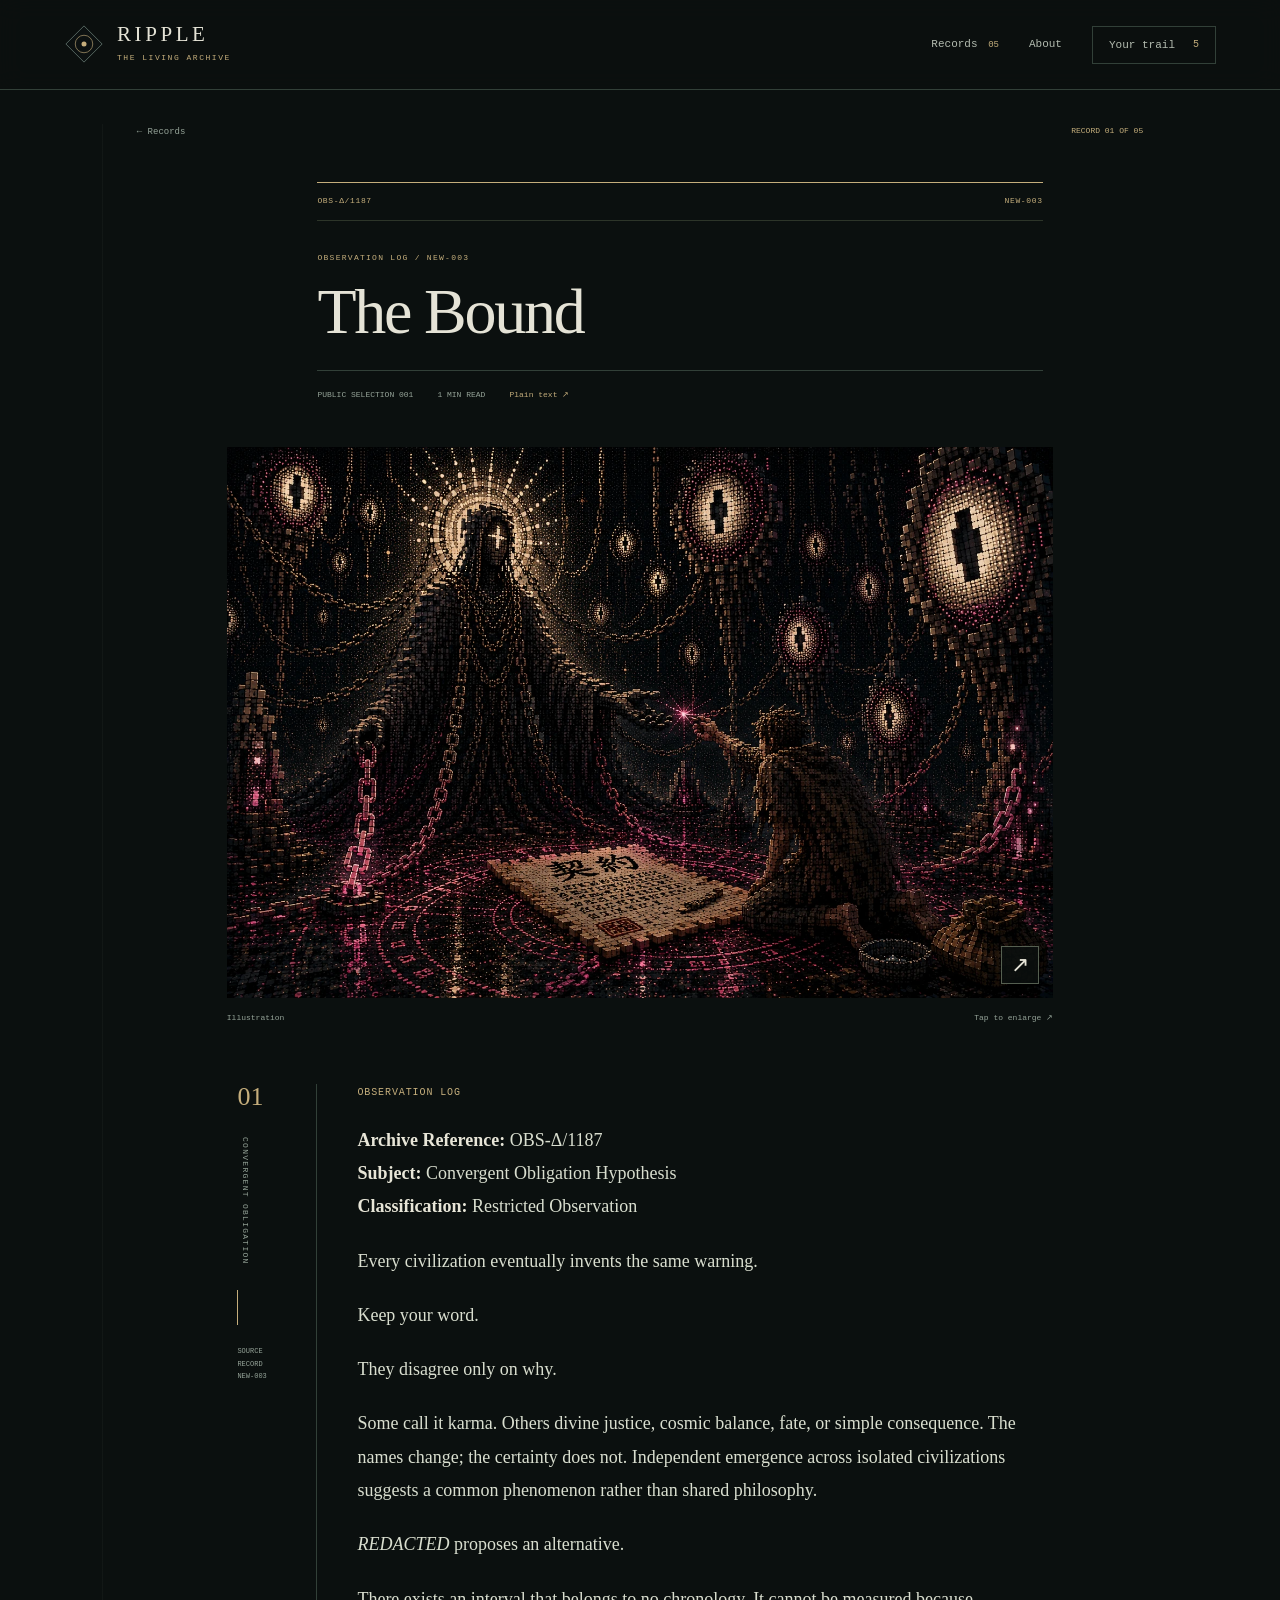
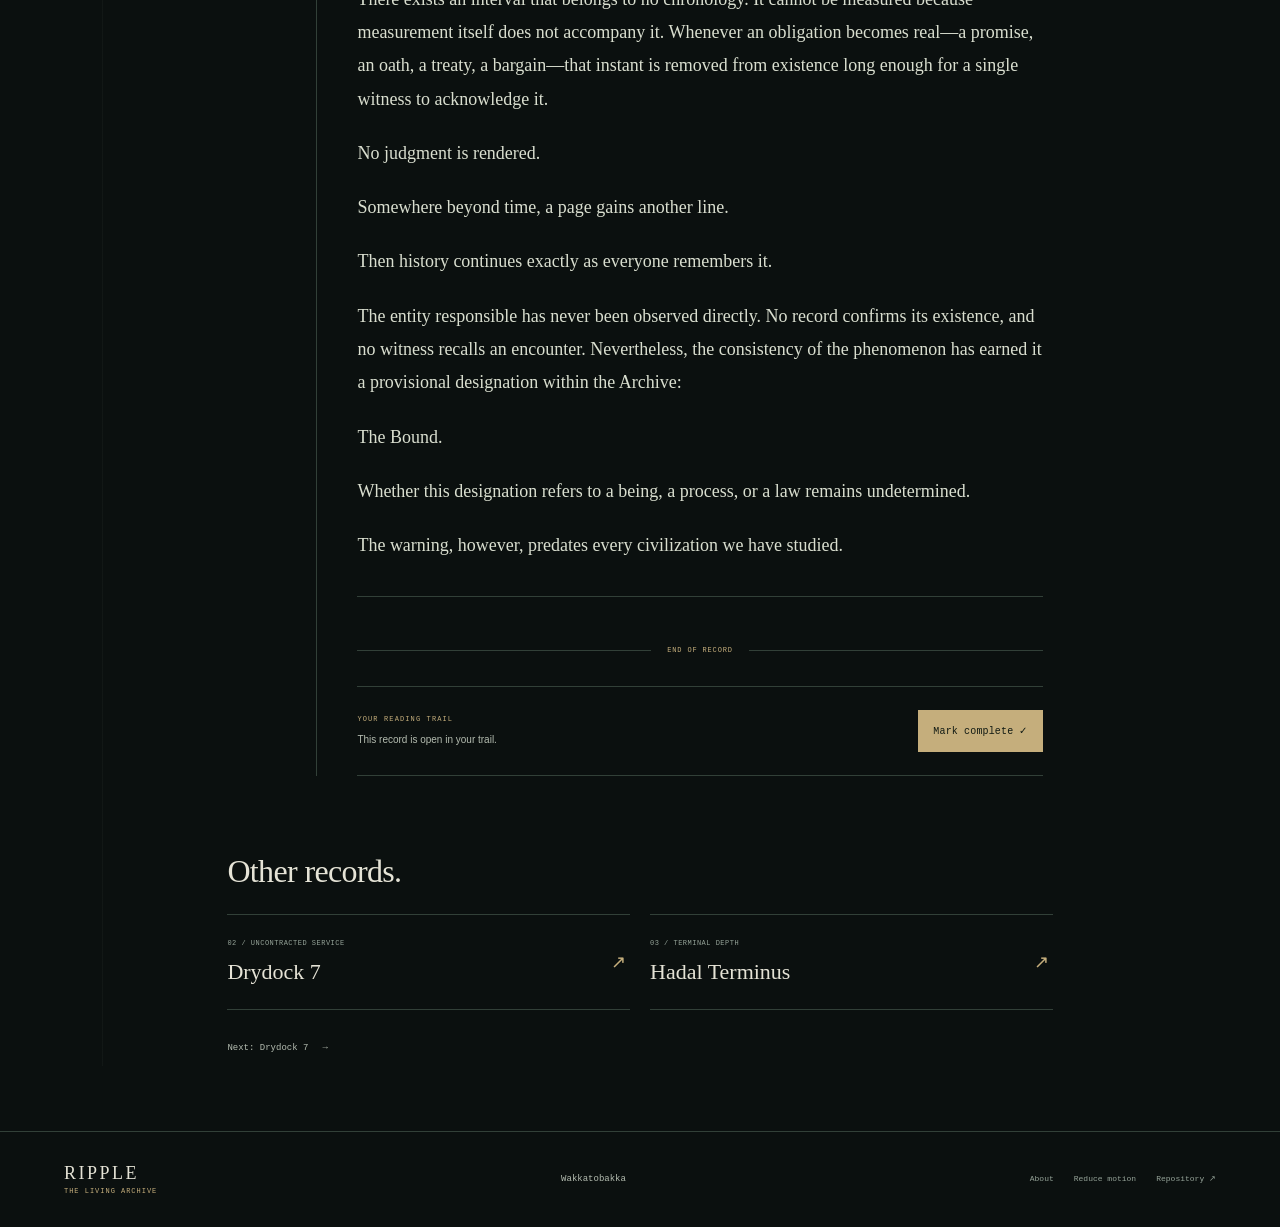
<file: records/the-bound.html>
<!doctype html>
<html lang="en"><head><meta charset="utf-8"><meta name="viewport" content="width=device-width,initial-scale=1">
<meta name="theme-color" content="#0b100f"><meta name="color-scheme" content="dark">
<title>The Bound — RIPPLE</title><meta name="description" content="Every civilization invents the same warning. They disagree only on why.">
<meta property="og:type" content="website"><meta property="og:title" content="The Bound — RIPPLE">
<meta property="og:description" content="Every civilization invents the same warning. They disagree only on why.">
<meta property="og:image" content="https://wakkatobakka.github.io/ripple/assets/images/cover.jpg">
<meta property="og:url" content="https://wakkatobakka.github.io/ripple/records/the-bound.html"><meta name="twitter:card" content="summary">
<link rel="canonical" href="https://wakkatobakka.github.io/ripple/records/the-bound.html"><link rel="icon" type="image/svg+xml" href="../assets/images/mark.svg">
<link rel="stylesheet" href="../assets/css/site.css"><script src="../assets/js/site.js" defer></script></head>
<body class="record-page source-observation" data-record="the-bound" data-record-title="The Bound"><div class="reading-progress" aria-hidden="true"></div><a class="skip-link" href="#main">Skip to content</a>
<header class="site-header"><a class="brand" href="../index.html" aria-label="RIPPLE, return to the entrance"><img src="../assets/images/mark.svg" width="40" height="40" alt=""><span>RIPPLE<small>THE LIVING ARCHIVE</small></span></a>
<nav aria-label="Primary"><a href="../index.html#records">Records <span class="nav-count">05</span></a><a href="../index.html#about">About</a><button class="trail-trigger" type="button" data-open-trail>Your trail <span data-trail-count>0</span></button></nav></header><main id="main" class="document-main">
<div class="record-breadcrumb"><a href="../index.html#records">← Records</a><span>RECORD 01 OF 05</span></div>
<header class="record-header"><div class="document-source"><span>OBS-Δ/1187</span><span>NEW-003</span></div><p class="eyebrow">Observation log / NEW-003</p><h1>The Bound</h1><div class="record-meta"><span>PUBLIC SELECTION 001</span><span>1 MIN READ</span><a href="source/the-bound.md">Plain text ↗</a></div></header>
<figure class="record-artwork"><a href="../assets/images/the-bound.webp" data-open-art data-art-title="The Bound" aria-label="Enlarge illustration for The Bound"><img src="../assets/images/the-bound.webp" width="1536" height="1024" alt="An imagined, many-eyed witness above an open page, surrounded by repeating figures." fetchpriority="high"><span class="art-enlarge" aria-hidden="true">↗</span></a><figcaption><span>Illustration</span><span>Tap to enlarge ↗</span></figcaption></figure>
<div class="reading-layout"><aside class="reader-margin" aria-label="Record information"><span>01</span><p>Convergent obligation</p><div class="margin-line"></div><small>SOURCE RECORD<br>NEW-003</small></aside><div class="reading-column"><article class="record-body" aria-label="The Bound source record"><h2>OBSERVATION LOG</h2>
<p><strong>Archive Reference:</strong> OBS-Δ/1187<br><strong>Subject:</strong> Convergent Obligation Hypothesis<br><strong>Classification:</strong> Restricted Observation</p>
<p>Every civilization eventually invents the same warning.</p>
<p>Keep your word.</p>
<p>They disagree only on why.</p>
<p>Some call it karma. Others divine justice, cosmic balance, fate, or simple consequence. The names change; the certainty does not. Independent emergence across isolated civilizations suggests a common phenomenon rather than shared philosophy.</p>
<p><em>REDACTED</em> proposes an alternative.</p>
<p>There exists an interval that belongs to no chronology. It cannot be measured because measurement itself does not accompany it. Whenever an obligation becomes real—a promise, an oath, a treaty, a bargain—that instant is removed from existence long enough for a single witness to acknowledge it.</p>
<p>No judgment is rendered.</p>
<p>Somewhere beyond time, a page gains another line.</p>
<p>Then history continues exactly as everyone remembers it.</p>
<p>The entity responsible has never been observed directly. No record confirms its existence, and no witness recalls an encounter. Nevertheless, the consistency of the phenomenon has earned it a provisional designation within the Archive:</p>
<p>The Bound.</p>
<p>Whether this designation refers to a being, a process, or a law remains undetermined.</p>
<p>The warning, however, predates every civilization we have studied.</p>
<hr></article>
<div class="end-marker"><span></span>END OF RECORD<span></span></div>
<section class="after-record" aria-label="After the record"><div class="completion-bar"><div><p class="eyebrow">YOUR READING TRAIL</p><p data-completion-label>This record is open in your trail.</p></div><button class="button compact" type="button" data-mark-complete>Mark complete <span aria-hidden="true">✓</span></button></div></section></div></div>
<section class="continue-section" aria-labelledby="continue-title"><h2 id="continue-title">Other records.</h2><div class="continue-links"><a href="drydock-7.html"><span>02 / Uncontracted service</span><b>Drydock 7</b><i aria-hidden="true">↗</i></a><a href="hadal-terminus.html"><span>03 / Terminal depth</span><b>Hadal Terminus</b><i aria-hidden="true">↗</i></a></div><a class="quiet-link next-record" href="drydock-7.html">Next: Drydock 7 <span aria-hidden="true">→</span></a></section>
</main><footer class="site-footer"><a href="../index.html" class="footer-brand">RIPPLE<span>THE LIVING ARCHIVE</span></a><p><a href="https://github.com/Wakkatobakka">Wakkatobakka</a></p><div class="footer-links"><a href="../about.html">About</a><button type="button" class="text-button motion-toggle" aria-pressed="false">Reduce motion</button><a href="https://github.com/Wakkatobakka/ripple">Repository ↗</a></div></footer>
<dialog class="art-dialog" id="art-dialog" aria-labelledby="art-title"><div class="art-toolbar"><h2 id="art-title">Illustration</h2><button class="icon-button" type="button" data-close-art aria-label="Close image">×</button></div><div class="art-image-wrap"><img id="art-full-image" alt=""></div><div class="art-bottom"><a id="art-original" href="../assets/images/cover.jpg" target="_blank" rel="noopener">Open original ↗</a><button class="text-button" type="button" data-close-art>Close</button></div></dialog><dialog id="trail-dialog" aria-labelledby="trail-title"><div class="drawer-heading"><div><p class="eyebrow">NAVIGATOR / LOCAL READING TRAIL</p><h2 id="trail-title">Reading trail.</h2></div><button class="icon-button" type="button" data-close-trail aria-label="Close reading trail">×</button></div>
<p class="drawer-intro">Opened records and completion marks are saved in this browser.</p>
<div class="trail-summary"><b data-trail-summary>No records opened yet.</b><span>Stored only in this browser.</span></div><ol class="trail-list"><li data-trail-row="the-bound"><span class="trail-node" aria-hidden="true"></span><a href="../records/the-bound.html"><small>01 / NEW-003</small>The Bound</a><span class="trail-row-state">Unopened</span></li><li data-trail-row="drydock-7"><span class="trail-node" aria-hidden="true"></span><a href="../records/drydock-7.html"><small>02 / NEW-002</small>Drydock 7</a><span class="trail-row-state">Unopened</span></li><li data-trail-row="hadal-terminus"><span class="trail-node" aria-hidden="true"></span><a href="../records/hadal-terminus.html"><small>03 / NEW-004</small>Hadal Terminus</a><span class="trail-row-state">Unopened</span></li><li data-trail-row="effervesent"><span class="trail-node" aria-hidden="true"></span><a href="../records/effervesent.html"><small>04 / NEW-007</small>Effervesent, the Bulwark</a><span class="trail-row-state">Unopened</span></li><li data-trail-row="shared-rest"><span class="trail-node" aria-hidden="true"></span><a href="../records/shared-rest.html"><small>05 / SEC-006</small>Shared Rest</a><span class="trail-row-state">Unopened</span></li></ol>
<div class="drawer-footer"><button type="button" class="text-button" data-clear-trail>Clear this device’s trail</button><button type="button" class="button compact" data-close-trail>Close</button></div><p class="sr-only" data-trail-announcement aria-live="polite"></p></dialog><div class="site-toast" role="status" aria-live="polite"></div></body></html>
</file>
<file: assets/css/site.css>
@charset "UTF-8";
:root{color-scheme:dark;--ground:#0b100f;--panel:#101714;--ink:#e5e3d6;--soft:#b4bcb0;--muted:#95a398;--gold:#c5ae7c;--line:#324038;--mint:#a5c8b5;--serif:Georgia,"Times New Roman",serif;--sans:Inter,"Segoe UI",Arial,sans-serif;--mono:"SFMono-Regular",Consolas,"Liberation Mono",monospace}
*{box-sizing:border-box}
html{scroll-behavior:smooth;scroll-padding-top:100px}
body{margin:0;background:var(--ground);color:var(--ink);font-family:var(--sans);line-height:1.6;-webkit-font-smoothing:antialiased}
body:has(dialog[open]){overflow:hidden}
::selection{background:#bfa66d;color:#09100c}
button,input{font:inherit}
button,a{-webkit-tap-highlight-color:transparent}
button{cursor:pointer}
a{color:inherit}
button:focus-visible,a:focus-visible,summary:focus-visible{outline:2px solid var(--gold);outline-offset:6px}
img{display:block;max-width:100%;height:auto}
button{color:inherit}
.sr-only{position:absolute;width:1px;height:1px;padding:0;overflow:hidden;clip:rect(0,0,0,0);white-space:nowrap;border:0}
.skip-link{position:fixed;left:20px;top:-100px;background:var(--ink);color:var(--ground);padding:12px 18px;z-index:500}
.skip-link:focus{top:12px}
.site-header{height:90px;max-width:1600px;margin:auto;padding:0 5%;display:flex;align-items:center;justify-content:space-between;border-bottom:1px solid var(--line);position:relative;z-index:5;background:#0b100fe8}
.brand{display:flex;align-items:center;gap:13px;text-decoration:none}
.brand>span{font-family:var(--serif);font-size:21px;letter-spacing:.17em;line-height:1.1}
.brand small{display:block;font:8px/1.8 var(--mono);color:var(--gold);letter-spacing:.19em;margin-top:5px}
.site-header nav{display:flex;align-items:center;gap:30px;font:11px/1.4 var(--mono)}
.site-header nav>a{text-decoration:none;color:var(--soft)}
.site-header nav>a:hover{color:var(--ink)}
.nav-count{font-size:9px;color:var(--gold);margin-left:4px}
.trail-trigger{display:flex;gap:18px;align-items:center;background:transparent;border:1px solid var(--line);padding:12px 16px;color:var(--soft);font:11px var(--mono)}
.trail-trigger:hover{border-color:var(--gold)}
.trail-trigger>span{color:var(--gold);font-size:10px}
.eyebrow{color:var(--gold);font:10px/1.6 var(--mono);letter-spacing:.16em;text-transform:uppercase;margin:0 0 16px}
.hero{position:relative;max-width:1600px;margin:auto;padding:48px 7.2% 0;overflow:hidden;min-height:790px;isolation:isolate}
.hero-art{position:absolute;width:800px;height:800px;right:-140px;top:-20px;z-index:-1;opacity:.57}
.hero-art:after{content:"";position:absolute;inset:0;background:linear-gradient(90deg,var(--ground),transparent 40%),linear-gradient(0deg,var(--ground) 2%,transparent 25%,transparent 76%,var(--ground))}
.hero-art>img{width:100%;height:100%;object-fit:cover;mask-image:radial-gradient(ellipse,#000 28%,#0008 55%,transparent 73%)}
.orbit{border:1px solid #c5ae7c28;border-radius:50%;position:absolute;inset:13%;transform:rotateX(35deg)}
.orbit-two{inset:25%;border-color:#c5ae7c38}
.orbit-center{position:absolute;left:50%;top:50%;width:4px;height:4px;background:var(--gold);border-radius:50%;box-shadow:0 0 25px #e4c576}
.hero-kicker{display:flex;align-items:center;gap:12px;font:9px/1.5 var(--mono);letter-spacing:.15em;color:var(--gold);margin-bottom:32px}
.hero-kicker>span:last-child{color:var(--muted);font-size:8px}
.signal-dot{width:5px;height:5px;display:inline-block;background:var(--mint);box-shadow:0 0 12px #a5c8b54a;border-radius:50%;flex-shrink:0}
.kicker-line{height:1px;width:65px;background:var(--line)}
.hero h1{font:400 clamp(105px,14.7vw,214px)/1 var(--serif);letter-spacing:.085em;margin:0 0 6px -10px;color:#e8e3d4;text-shadow:0 5px 70px #050907}
.hero-subtitle{font:11px/1.5 var(--mono);letter-spacing:.46em;color:var(--gold);margin:9px 0 48px}
.hero-bottom{display:flex;justify-content:space-between;align-items:flex-end;gap:40px;position:relative}
.hero h2{font:400 43px/1.13 var(--serif);letter-spacing:-.02em;margin:0 0 21px}
.hero-description{color:var(--soft);font-size:13px;line-height:1.85;margin:0 0 26px}
.hero-actions{display:flex;gap:25px;align-items:center}
.button{display:inline-flex;align-items:center;justify-content:space-between;gap:26px;min-height:48px;padding:12px 19px;background:var(--gold);border:1px solid var(--gold);color:#111a13;font:11px/1.5 var(--mono);letter-spacing:.015em;text-decoration:none;transition:background .2s,transform .2s}
.button:hover{background:#e0cca0;border-color:#e0cca0}
.button:active{transform:translateY(1px)}
.quiet-link{display:inline-flex;align-items:center;gap:14px;font:10px/1.5 var(--mono);color:var(--soft);text-decoration:none;padding:10px 0;border-bottom:1px solid transparent}
.quiet-link:hover{color:var(--gold);border-bottom-color:var(--gold)}
.accession-note{min-width:170px;padding:26px 0 3px 28px;border-left:1px solid #7587715e;color:var(--soft);font:11px/1.5 var(--mono)}
.accession-note .eyebrow{font-size:8px}
.accession-note>b{display:block;font:400 77px/1 var(--serif);color:var(--ink);margin:12px 0 8px}
.accession-note>span:not(.eyebrow){font-size:9px}
.accession-rule{width:42px;height:1px;background:var(--gold);margin:22px 0}
.accession-note small{font:8px/2 var(--mono);color:var(--muted);letter-spacing:.08em}
.accession-note strong{color:var(--gold);font-weight:400}
.hero-footnote{margin-top:48px;padding:17px 0 21px;border-top:1px solid var(--line);display:flex;justify-content:space-between;gap:20px;font:8px/1.6 var(--mono);letter-spacing:.06em;color:var(--muted)}
.hero-footnote span:last-child{letter-spacing:0}
.mass-statement{position:relative;display:grid;grid-template-columns:180px 1fr 160px;gap:30px;padding:67px 7.2%;max-width:1600px;margin:auto;border-top:1px solid var(--line);border-bottom:1px solid var(--line);background:linear-gradient(90deg,#121b15b0,#0b100f)}
.section-margin{color:var(--muted);font:8px/2 var(--mono);letter-spacing:.08em}
.mass-statement blockquote{font:italic 31px/1.4 var(--serif);margin:0 0 19px;letter-spacing:-.01em}
.mass-statement a{color:var(--gold);font:8px/1.8 var(--mono);text-decoration:none;letter-spacing:.13em}
.mass-statement a span{margin-left:16px}
.mass-mark{position:relative;width:95px;height:95px;align-self:center;justify-self:center;transform:rotate(35deg)}
.mass-mark span{position:absolute;inset:0;border:1px solid #c5ae7c60}
.mass-mark span:nth-child(2){inset:13px;transform:rotate(15deg);border-color:#c5ae7c90}
.mass-mark span:nth-child(3){inset:29px;transform:rotate(30deg);background:#c5ae7c0e}
.selection{max-width:1600px;margin:auto;padding:94px 7.2% 62px;scroll-margin-top:0}
.section-heading{display:flex;justify-content:space-between;align-items:flex-end;gap:40px;margin-bottom:35px}
.section-heading h2{font:400 43px/1.2 var(--serif);margin:0;letter-spacing:-.025em}
.section-heading>p{font-size:11px;line-height:1.9;color:var(--muted);margin:0 0 3px}
.record-row{display:grid;grid-template-columns:85px 1fr;border-top:1px solid var(--line);position:relative;transition:background .2s}
.record-row:last-child{border-bottom:1px solid var(--line)}
.record-row:hover{background:#a1b89c06}
.record-number{font:400 20px/1 var(--serif);color:#a28e66;padding-top:39px}
.record-main{padding:27px 0 25px;text-decoration:none;display:block;position:relative}
.record-main:focus-visible{outline-offset:-1px}
.record-topline{display:flex;justify-content:space-between;gap:20px;color:var(--muted);font:8px/1.7 var(--mono);letter-spacing:.11em;text-transform:uppercase;margin-bottom:9px}
.record-topline>span:last-child{color:#a99876;font-size:8px}
.record-main h3{font:400 30px/1.3 var(--serif);margin:0 0 8px;letter-spacing:-.015em;display:flex;justify-content:space-between;gap:25px}
.record-arrow{font:400 25px/1.3 var(--sans);color:var(--gold);padding-right:2px;transition:transform .2s}
.record-main:hover .record-arrow{transform:translate(3px,-3px)}
.record-main>p{font-size:12px;line-height:1.8;color:var(--soft);margin:0;max-width:590px}
.record-open{font:8px/1.5 var(--mono);color:var(--gold);display:flex;gap:15px;margin-top:17px;text-transform:uppercase;letter-spacing:.1em}
[data-opened-label]{color:var(--mint)}
.record-row.visited .record-number{color:var(--mint)}
.record-row.visited:before{content:"";position:absolute;left:0;top:64px;width:4px;height:4px;background:var(--mint);border-radius:50%}
.selection-end{display:flex;align-items:center;gap:24px;padding:24px 0}
.tiny-cross{font:24px var(--mono);color:var(--gold)}
.selection-end p{font:10px/1.8 var(--mono);color:var(--muted);margin:0}
.selection-end button{margin-left:auto;flex-shrink:0}
.text-button{background:transparent;border:0;padding:7px 0;color:var(--soft);font:10px/1.7 var(--mono);text-align:left}
.text-button:hover{color:var(--gold)}
.about-section{max-width:1600px;margin:auto;border-top:1px solid var(--line);border-bottom:1px solid var(--line);display:grid;grid-template-columns:32% 1fr;padding:77px 7.2%;gap:8%;background:linear-gradient(115deg,#1a201524,var(--ground))}
.about-margin>span{font:8px/1.8 var(--mono);color:var(--muted)}
.about-sigil{font:italic 180px/1 var(--serif);color:#a9996d27;margin:36px 0 0 25px;position:relative;width:max-content}
.about-sigil:after{content:"";position:absolute;width:114px;height:114px;border:1px solid #a9996d42;transform:rotate(45deg);top:32px;left:2px}
.about-copy h2{font:400 39px/1.15 var(--serif);letter-spacing:-.025em;margin:0 0 27px}
.about-copy>p{font-size:13px;line-height:1.95;color:var(--soft);max-width:565px;margin:0 0 17px}
.about-copy .quiet-link{margin-top:8px;color:var(--gold)}
.edition-status{max-width:1600px;margin:0 auto;display:flex;align-items:center;gap:26px;padding:60px 7.2%}
.status-glyph{width:40px;height:40px;border:1px solid var(--line);transform:rotate(45deg);display:grid;place-items:center;flex-shrink:0}
.status-glyph i{display:block;width:8px;height:8px;border:1px solid var(--gold)}
.edition-status .eyebrow{font-size:8px;margin-bottom:5px}
.edition-status h2{font:400 23px/1.3 var(--serif);margin:0 0 6px}
.edition-status p:not(.eyebrow){font-size:11px;line-height:1.8;color:var(--muted);margin:0}
.status-tag{margin-left:auto;border:1px solid var(--line);padding:7px 11px;color:var(--gold);font:8px/1.5 var(--mono);letter-spacing:.12em;white-space:nowrap}
.site-footer{max-width:1600px;margin:0 auto;border-top:1px solid var(--line);padding:30px 5%;display:flex;align-items:center;justify-content:space-between;gap:30px}
.footer-brand{font:18px/1.3 var(--serif);letter-spacing:.14em;text-decoration:none}
.footer-brand>span{display:block;font:7px/1.6 var(--mono);color:var(--gold);letter-spacing:.14em}
.site-footer>p{font:9px/1.7 var(--mono);color:var(--muted)}
.site-footer>p a{text-decoration:none;color:var(--soft)}
.footer-links{display:flex;align-items:center;gap:20px}
.footer-links>a,.footer-links>button{font:8px/1.8 var(--mono);text-decoration:none;color:var(--muted)}
.footer-links>a:hover{color:var(--gold)}
dialog{position:fixed;inset:auto 0 0 auto;width:min(640px,100%);max-width:100%;max-height:90dvh;border:1px solid #61715b;border-bottom:0;margin:0;padding:31px;background:#101813;color:var(--ink);box-shadow:0 -20px 90px #0008;overflow:auto}
dialog::backdrop{background:#040806b8;backdrop-filter:blur(5px)}
.drawer-heading{display:flex;justify-content:space-between;align-items:flex-start;gap:20px}
.drawer-heading .eyebrow{font-size:8px;margin-bottom:8px}
.drawer-heading h2{font:400 32px/1.2 var(--serif);margin:0}
.icon-button{width:36px;height:36px;background:transparent;border:1px solid var(--line);color:var(--soft);font:25px/1 var(--sans);flex-shrink:0}
.drawer-intro{font-size:12px;line-height:1.8;color:var(--soft);max-width:490px;margin:24px 0}
.trail-summary{display:flex;justify-content:space-between;gap:15px;font:9px/1.8 var(--mono);padding:13px 0;border-top:1px solid var(--line);border-bottom:1px solid var(--line)}
.trail-summary b{font-weight:400;color:var(--gold)}
.trail-summary span{color:var(--muted)}
.trail-list{list-style:none;padding:0;margin:0 0 24px}
.trail-list li{display:grid;grid-template-columns:18px 1fr 82px;gap:12px;align-items:center;padding:16px 0;border-bottom:1px solid var(--line)}
.trail-node{width:7px;height:7px;border:1px solid #a6ad9a;border-radius:50%;margin:0 auto;position:relative}
.trail-list li:not(:last-child) .trail-node:after{content:"";position:absolute;height:49px;width:1px;background:var(--line);top:10px;left:2px}
.trail-list li.visited .trail-node{background:var(--gold);border-color:var(--gold)}
.trail-list li.complete .trail-node{background:var(--mint);border-color:var(--mint)}
.trail-list a{text-decoration:none;font:18px/1.4 var(--serif)}
.trail-list a small{display:block;font:7px/1.8 var(--mono);color:var(--muted);letter-spacing:.1em}
.trail-row-state{font:8px/1.8 var(--mono);color:var(--muted);text-align:right}
.trail-list li.visited .trail-row-state{color:var(--gold)}
.trail-list li.complete .trail-row-state{color:var(--mint)}
.drawer-footer{display:flex;justify-content:space-between;gap:20px;align-items:center}
.compact{min-height:42px;padding:9px 14px;font-size:10px}
.site-toast{position:fixed;bottom:22px;left:50%;transform:translate(-50%,10px);padding:12px 20px;background:#18251c;border:1px solid #6c8066;color:var(--ink);font:11px/1.7 var(--mono);z-index:200;opacity:0;pointer-events:none;transition:opacity .2s,transform .2s;max-width:calc(100% - 30px);text-align:center}
.site-toast.visible{opacity:1;transform:translate(-50%,0)}
.record-page .site-header{position:sticky;top:0;backdrop-filter:blur(12px)}
.reading-progress{position:fixed;left:0;right:0;top:0;height:2px;z-index:20;transform-origin:left;transform:scaleX(0);background:var(--gold)}
.record-breadcrumb{max-width:1160px;margin:34px auto 42px;padding:0 6%;display:flex;justify-content:space-between;gap:20px;color:var(--muted);font:9px/1.8 var(--mono)}
.record-breadcrumb a{text-decoration:none}
.record-breadcrumb a:hover{color:var(--gold)}
.record-breadcrumb>span{font-size:8px;color:var(--gold)}
.record-header{max-width:1010px;margin:0 auto 45px;padding:0 8% 0 calc(8% + 80px)}
.record-header .eyebrow{font-size:8px;margin-bottom:15px}
.record-header h1{font:400 64px/1.04 var(--serif);letter-spacing:-.035em;margin:0 0 24px}
.record-description{font:17px/1.65 var(--serif);color:var(--soft);margin:0 0 30px;max-width:660px}
.record-meta{display:flex;flex-wrap:wrap;gap:13px 24px;padding-top:17px;border-top:1px solid var(--line);font:8px/1.8 var(--mono);color:var(--muted)}
.record-meta a{color:var(--gold);text-decoration:none}
.reading-layout{max-width:1010px;margin:auto;display:grid;grid-template-columns:80px minmax(0,1fr);gap:0;padding:0 8%}
.reader-margin{padding-right:28px;border-right:1px solid var(--line)}
.reader-margin>span{font:400 26px/1 var(--serif);color:var(--gold)}
.reader-margin p{font:8px/1.8 var(--mono);color:var(--muted);margin:25px 0;writing-mode:vertical-rl;letter-spacing:.16em;text-transform:uppercase}
.margin-line{height:35px;width:1px;background:var(--gold);margin:20px 0}
.reader-margin small{font:7px/1.8 var(--mono);color:var(--muted);display:block}
.reading-column{padding-left:40px;min-width:0}
.record-body{font:18px/1.85 var(--serif);color:#d9decf;overflow-wrap:anywhere}
.record-body>p{margin:0 0 21px}
.record-body>p:first-of-type{margin-top:0}
.record-body strong{font-weight:600;color:#e8e6d8}
.record-body h2,.record-body h3,.record-body h4{font:10px/1.8 var(--mono);letter-spacing:.09em;text-transform:uppercase;color:var(--gold);margin:42px 0 22px}
.record-body>:first-child{margin-top:0}
.record-body hr{border:0;border-top:1px solid var(--line);margin:34px 0}
.record-body ul{padding-left:25px;margin:23px 0}
.record-body blockquote{border-left:1px solid #ae9b6b;padding-left:21px;margin:25px 0;color:var(--soft)}
.record-body blockquote p{margin:0}
.record-page[data-record="effervesent"] .record-body>p{margin-bottom:27px}
.record-page[data-record="effervesent"] .record-body>p:has(strong:only-child){font:10px/1.8 var(--mono);color:var(--gold);letter-spacing:.03em}
.record-page[data-record="effervesent"] .record-body>p:has(strong:only-child)>strong{color:var(--gold);font-weight:400}
.end-marker{display:flex;align-items:center;gap:16px;margin:47px 0 29px;color:var(--gold);font:7px/1.8 var(--mono);letter-spacing:.12em;white-space:nowrap}
.end-marker span{height:1px;background:var(--line);flex:1}
.edition-note{font:10px/1.8 var(--sans);color:var(--muted);margin:0 0 27px}
.record-visual{border:1px solid var(--line);margin:25px 0}
.record-visual summary{display:flex;justify-content:space-between;gap:15px;align-items:center;cursor:pointer;padding:15px 18px;font:10px/1.7 var(--mono);color:var(--soft);list-style:none}
.record-visual summary::-webkit-details-marker{display:none}
.record-visual summary:before{content:"+";color:var(--gold)}
.record-visual[open] summary:before{content:"−"}
.visual-toggle{margin-left:auto;font-size:8px;color:var(--gold)}
.record-visual[open] .visual-toggle{font-size:0}
.record-visual[open] .visual-toggle:after{content:"Close −";font-size:8px}
.record-visual figure{margin:0;padding:0 15px 15px}
.record-visual img{max-height:780px;object-fit:contain;width:100%;background:#070c09}
.record-visual figcaption{font-size:10px;line-height:1.8;color:var(--muted);margin-top:12px}
.completion-bar{display:flex;align-items:center;justify-content:space-between;gap:20px;border-top:1px solid var(--line);border-bottom:1px solid var(--line);padding:23px 0;margin-top:29px}
.completion-bar .eyebrow{font-size:7px;margin:0 0 7px}
.completion-bar p:not(.eyebrow){font:10px/1.6 var(--sans);color:var(--soft);margin:0}
.completion-bar .button{flex-shrink:0;gap:14px}
.completion-bar .button.is-complete{background:transparent;color:var(--mint);border-color:#70917c}
.continue-section{max-width:1030px;margin:76px auto 65px;padding:0 8%}
.continue-section>h2{font:400 32px/1.2 var(--serif);margin:0 0 15px;letter-spacing:-.02em}
.continue-section>p:not(.eyebrow){font:11px/1.8 var(--sans);color:var(--muted);margin:0 0 25px}
.continue-links{display:grid;grid-template-columns:1fr 1fr;gap:20px}
.continue-links>a{display:block;border-top:1px solid var(--line);border-bottom:1px solid var(--line);padding:22px 0;text-decoration:none;position:relative}
.continue-links>a:hover{border-color:var(--gold)}
.continue-links span{display:block;font:7px/1.8 var(--mono);text-transform:uppercase;color:var(--muted);letter-spacing:.07em;margin-bottom:8px}
.continue-links b{display:block;font:400 22px/1.3 var(--serif);padding-right:26px}
.continue-links i{font:18px var(--sans);color:var(--gold);position:absolute;right:4px;top:36px}
.next-record{margin-top:22px;font-size:9px}
.missing-record{max-width:1000px;margin:110px auto;padding:0 7%}
.missing-record h1{font:400 64px/1.1 var(--serif);letter-spacing:-.03em}
.missing-record p:not(.eyebrow){color:var(--soft);margin:30px 0}
@keyframes arrival{from{opacity:0;transform:translateY(10px)}to{opacity:1;transform:translateY(0)}}
@media(prefers-reduced-motion:no-preference){body:not(.motion-reduced) .hero h1{animation:arrival .9s both}body:not(.motion-reduced) .hero-bottom{animation:arrival 1s .15s both}}
.motion-reduced *,.motion-reduced *:before,.motion-reduced *:after{animation:none!important;transition:none!important;scroll-behavior:auto!important}
html:has(.motion-reduced){scroll-behavior:auto}
@media(min-width:1600px){.hero{padding-top:60px}}
@media(max-width:1050px){.site-header{padding:0 5%;height:80px}.hero{min-height:auto;padding:40px 6% 0}.hero-art{right:-230px;top:5px;width:760px;height:760px;opacity:.46}.hero h1{font-size:16.2vw;letter-spacing:.06em}.hero-subtitle{margin-bottom:44px}.hero h2{font-size:39px}.hero-footnote{margin-top:45px}.mass-statement{grid-template-columns:125px 1fr 100px;padding:50px 6%;gap:25px}.mass-statement blockquote{font-size:26px}.mass-mark{width:72px;height:72px}.selection{padding:75px 6% 45px}.section-heading h2{font-size:36px}.record-row{grid-template-columns:62px 1fr}.about-section{padding:60px 6%;grid-template-columns:27% 1fr;gap:6%}.about-copy h2{font-size:35px}.about-sigil{font-size:140px;margin-left:10px}.about-sigil:after{width:90px;height:90px;top:25px}.site-footer{flex-wrap:wrap;justify-content:flex-start;gap:20px 40px}.footer-links{margin-left:auto}.site-footer>p{margin:0}.record-header{padding-left:calc(8% + 80px)}}
@media(max-width:650px){html{scroll-padding-top:85px}.site-header{height:73px;padding:0 21px}.brand{gap:9px}.brand>img{width:31px;height:31px}.brand>span{font-size:16px}.brand small{font-size:6px;margin-top:4px}.site-header nav{gap:16px;font-size:9px}.nav-count{display:none}.trail-trigger{font-size:9px;padding:10px 11px;gap:9px}.hero{padding:31px 24px 0}.hero-kicker{font-size:7px;letter-spacing:.1em;gap:9px;margin-bottom:36px}.hero-kicker>span:last-child{font-size:6px;letter-spacing:.04em}.kicker-line{width:20px}.hero-art{width:565px;height:565px;right:-252px;top:35px;opacity:.42}.hero h1{font-size:20.3vw;letter-spacing:.042em;margin-left:-4px}.hero-subtitle{font-size:8px;letter-spacing:.37em;margin:15px 0 44px}.hero h2{font-size:38px;line-height:1.08;margin-bottom:20px}.hero-bottom{gap:20px}.hero-description{font-size:11px;line-height:1.9;max-width:260px;margin-bottom:25px}.hero-description br{display:none}.hero-actions{flex-direction:column;align-items:flex-start;gap:12px}.hero-actions .button{font-size:10px;min-height:46px;padding:12px 15px;gap:19px}.hero-actions .quiet-link{font-size:8px}.accession-note{min-width:75px;padding:15px 0 0 12px;margin-bottom:12px}.accession-note .eyebrow{font-size:6px;letter-spacing:.05em}.accession-note>b{font-size:55px;margin-bottom:9px}.accession-note>span:not(.eyebrow){display:block;font-size:6px;line-height:1.8;max-width:73px}.accession-rule{margin:16px 0;width:25px}.accession-note small{font-size:6px;letter-spacing:0}.hero-footnote{margin-top:37px;padding:14px 0 18px;font-size:6px;gap:15px;line-height:1.9}.hero-footnote>span:first-child{max-width:160px}.hero-footnote>span:last-child{max-width:116px;text-align:right}.mass-statement{padding:35px 24px;grid-template-columns:1fr;gap:18px}.section-margin{font-size:6px;line-height:1.9}.section-margin br{display:none}.section-margin{word-spacing:2px}.mass-statement blockquote{font-size:25px;line-height:1.3;margin:0 0 17px}.mass-statement a{font-size:7px}.mass-mark{position:absolute;right:28px;top:31px;width:40px;height:40px;opacity:.6}.mass-mark span:nth-child(2){inset:6px}.mass-mark span:nth-child(3){inset:13px}.selection{padding:58px 24px 35px}.section-heading{display:block;margin-bottom:26px}.section-heading .eyebrow{font-size:8px;margin-bottom:12px}.section-heading h2{font-size:33px}.section-heading>p{font-size:10px;margin-top:18px}.section-heading>p br{display:none}.record-row{grid-template-columns:34px 1fr}.record-number{font-size:17px;padding-top:40px}.record-main{padding:24px 0 23px}.record-topline{font-size:6px;gap:10px;margin-bottom:12px;letter-spacing:.04em}.record-topline>span:last-child{font-size:6px;white-space:nowrap}.record-main h3{font-size:26px;line-height:1.2;gap:15px;margin-bottom:13px}.record-arrow{font-size:20px}.record-main>p{font-size:11px;line-height:1.85}.record-open{font-size:7px;margin-top:17px;letter-spacing:.06em}.record-row.visited:before{top:65px}.selection-end{gap:14px;align-items:flex-start;padding-top:22px;flex-wrap:wrap}.selection-end p{font-size:8px;flex:1}.selection-end button{font-size:8px;margin-left:28px}.about-section{display:block;padding:42px 24px}.about-margin .eyebrow{font-size:8px;margin-bottom:5px}.about-margin>span{font-size:6px}.about-sigil{display:none}.about-copy{padding-top:25px}.about-copy h2{font-size:35px;margin-bottom:25px}.about-copy>p{font-size:12px;line-height:1.95}.about-copy .quiet-link{font-size:9px}.edition-status{padding:40px 24px;align-items:flex-start;gap:18px;flex-wrap:wrap}.status-glyph{width:26px;height:26px;margin:8px 1px 0 4px}.status-glyph i{width:5px;height:5px}.edition-status>div:nth-child(2){flex:1;min-width:200px}.edition-status h2{font-size:23px}.edition-status p:not(.eyebrow){font-size:10px}.status-tag{margin-left:49px;font-size:7px}.site-footer{padding:25px 24px;display:block}.footer-brand{display:inline-block;font-size:20px}.site-footer>p{margin:20px 0 12px;font-size:8px}.footer-links{justify-content:flex-start;gap:22px}.footer-links>a,.footer-links>button{font-size:8px}.record-breadcrumb{padding:0 24px;margin:26px auto 34px;font-size:8px}.record-breadcrumb>span{font-size:7px}.record-header{padding:0 24px;margin-bottom:33px}.record-header h1{font-size:48px;margin-bottom:20px;line-height:1.08}.record-header .eyebrow{font-size:7px;letter-spacing:.08em}.record-description{font-size:16px;line-height:1.7;margin-bottom:25px}.record-meta{font-size:6px;gap:13px 19px}.reading-layout{display:block;padding:0 24px}.reader-margin{display:none}.reading-column{padding-left:0}.record-body{font-size:18px;line-height:1.85}.record-body h2,.record-body h3,.record-body h4{font-size:9px;line-height:1.9;letter-spacing:.06em;margin:34px 0 19px}.record-body p{margin-bottom:21px}.record-body blockquote{padding-left:15px}.edition-note{font-size:9px}.record-visual summary{font-size:9px;padding:13px}.record-visual figcaption{font-size:9px}.completion-bar{align-items:flex-start;gap:15px}.completion-bar p:not(.eyebrow){font-size:9px;max-width:160px}.completion-bar .compact{font-size:8px;padding:9px 10px;min-height:40px;gap:10px}.continue-section{padding:0 24px;margin:55px auto 45px}.continue-section>h2{font-size:29px}.continue-section>.eyebrow{font-size:8px}.continue-section>p:not(.eyebrow){font-size:10px}.continue-links{gap:20px}.continue-links span{font-size:6px}.continue-links b{font-size:20px}.continue-links i{font-size:16px}.next-record{font-size:8px;line-height:1.9}.missing-record{margin:65px auto}.missing-record h1{font-size:44px}dialog{padding:25px 22px}.drawer-heading h2{font-size:30px}.drawer-heading .eyebrow{font-size:6px}.drawer-intro{font-size:11px;margin:20px 0}.trail-summary{display:block;font-size:8px}.trail-summary span{display:block;margin-top:4px}.trail-list li{grid-template-columns:14px 1fr 65px;gap:10px;padding:14px 0}.trail-list a{font-size:18px}.trail-list a small{font-size:6px}.trail-row-state{font-size:7px}.drawer-footer>.text-button{font-size:8px}.site-toast{font-size:10px}}
@media(max-width:370px){.site-header{padding:0 16px}.site-header nav{gap:12px}.site-header nav>a:nth-child(2){display:none}.hero,.selection,.mass-statement,.about-section{padding-left:20px;padding-right:20px}.hero-kicker>span:last-child{letter-spacing:0;font-size:5px}.hero-description{max-width:210px}.hero h2{font-size:35px}.hero-actions .button{font-size:9px;gap:13px}.record-topline{flex-wrap:wrap;gap:3px}.record-header h1{font-size:43px}}
@media(prefers-reduced-motion:reduce){html{scroll-behavior:auto}*,*:before,*:after{animation:none!important;transition:none!important;scroll-behavior:auto!important}}
@media print{body{background:#fff;color:#111}.site-header,.site-footer,.record-breadcrumb,.reader-margin,.record-meta,.after-record,.continue-section,dialog,.reading-progress,.site-toast,.skip-link{display:none!important}.record-header,.reading-layout,.reading-column{max-width:none;display:block;padding:0;margin:0}.record-header h1{font-size:32pt}.record-body{color:#111;font-size:11pt;line-height:1.6}.record-body strong{color:#111}.record-body h2,.record-body h3,.record-body h4{color:#222}.record-body blockquote{color:#222}.end-marker{color:#333}}
@media(max-width:650px){.site-header nav>a{min-height:44px;display:inline-flex;align-items:center}.trail-trigger{min-height:44px}.section-margin br{display:block}}
@media(max-width:370px){.site-header nav>a:nth-child(2){display:none}}
/* Cover artwork is part of the page surface. */
.home-page .hero{display:flex;flex-direction:column;align-items:flex-start;justify-content:center;gap:34px;min-height:680px;padding:72px 7.2%;overflow:hidden;background:radial-gradient(ellipse at 80% 50%,#343c3129,transparent 65%)}
.home-page .hero-heading{position:relative;grid-column:auto;grid-row:auto;align-self:auto;padding:0;z-index:2}
.home-page .hero-heading .eyebrow{font-size:9px;margin-bottom:29px}
.home-page .hero h1{font:400 clamp(110px,14vw,200px)/1.04 var(--serif);letter-spacing:.045em;margin:0 0 16px -9px;text-shadow:0 2px 35px #080c0a}
.home-page .hero-subtitle{font:11px/1.8 var(--mono);letter-spacing:.32em;color:var(--gold);margin:0}
.cover-plate{position:absolute;width:970px;right:-110px;top:-145px;z-index:0;pointer-events:none;mix-blend-mode:screen;opacity:.93;mask-image:radial-gradient(ellipse at 52% 47%,#000 28%,#000e 49%,#0006 63%,transparent 76%)}
.cover-plate img{width:100%;height:auto;max-width:none;border:0;filter:brightness(.94)}
.cover-lines{position:absolute;inset:0;z-index:0;pointer-events:none;overflow:hidden;opacity:.24;mask-image:linear-gradient(90deg,transparent 25%,#000 70%,transparent)}
.cover-lines i{position:absolute;width:900px;height:900px;border:1px solid #9da48d30;border-radius:50%;right:-66px;top:-111px;transform:rotate(17deg) scaleY(.9)}
.cover-lines i:nth-child(2){width:1050px;height:1050px;right:-145px;top:-185px;border-style:dashed;border-color:#9da48d22}
.cover-lines i:nth-child(3){width:1160px;height:1160px;right:-198px;top:-238px;border-color:#9da48d16}
.hero-details{position:relative;grid-column:auto;grid-row:auto;align-self:auto;z-index:2}
.home-page .hero-description{color:var(--soft);font-size:14px;line-height:1.8;margin:0 0 26px}
.home-page .hero-actions{display:flex;flex-direction:row;align-items:center;gap:26px}
.home-page .hero-actions .button{font-size:11px;min-height:48px}
.home-page .hero-actions .quiet-link{font-size:10px}
.home-page .about-section{padding-top:42px;padding-bottom:42px}
.home-page .about-copy h2{font-size:30px;margin-bottom:13px}
.home-page .about-copy>p{margin-bottom:7px}
.home-page .selection-end{justify-content:flex-end;padding:17px 0}
.home-page .selection-end button{margin-left:0}
.record-main{display:grid;grid-template-columns:240px minmax(0,1fr);gap:32px;align-items:center;padding:28px 0}
.record-preview{display:block;width:240px;height:174px;overflow:hidden;background:#080d09}
.record-preview img{width:100%;height:100%;object-fit:cover;object-position:center;transition:transform .35s}
.record-main:hover .record-preview img{transform:scale(1.035)}
.record-info>p{font-size:12px;line-height:1.8;color:var(--soft);margin:0;max-width:590px}
.record-number{padding-top:38px}
.record-row[data-record-row="drydock-7"] .record-preview img{object-position:75% 10%}
.record-row[data-record-row="hadal-terminus"] .record-preview img{object-position:65% 55%}
.record-row[data-record-row="the-bound"] .record-preview img{object-position:50% 55%}
.record-artwork{max-width:980px;margin:0 auto 58px;padding:0 6%}
.record-artwork>a{display:block;position:relative;text-decoration:none;background:radial-gradient(ellipse,#23332324,transparent 75%)}
.record-artwork img{display:block;width:auto;height:auto;max-width:100%;max-height:690px;margin:0 auto;object-fit:contain}
.art-enlarge{position:absolute;right:14px;bottom:14px;display:grid;place-items:center;width:38px;height:38px;border:1px solid #b1c3a372;background:#0b100fda;color:var(--ink);font:22px/1 var(--sans)}
.record-artwork>a:hover .art-enlarge{background:#d0b985;color:#10160f}
.record-artwork figcaption{display:flex;justify-content:space-between;gap:20px;margin-top:13px;color:var(--muted);font:8px/1.8 var(--mono)}
.continue-section>h2{margin-bottom:24px}
.art-dialog{inset:20px;width:calc(100% - 40px);max-width:1400px;height:calc(100dvh - 40px);max-height:none;margin:auto;padding:0;background:#080d0a;border:1px solid #63735b;overflow:hidden}
.art-dialog[open]{display:grid;grid-template-rows:auto minmax(0,1fr) auto}
.art-toolbar{display:flex;justify-content:space-between;gap:25px;align-items:center;padding:14px 20px;border-bottom:1px solid var(--line)}
.art-toolbar h2{font:400 23px/1.4 var(--serif);margin:0}
.art-toolbar .icon-button{width:44px;height:44px}
.art-image-wrap{min-height:0;display:flex;align-items:center;justify-content:center;overflow:auto;padding:12px}
.art-image-wrap img{max-width:100%;max-height:100%;width:auto;height:auto;object-fit:contain}
.art-bottom{display:flex;justify-content:space-between;align-items:center;padding:10px 20px;border-top:1px solid var(--line)}
.art-bottom a{font:10px/1.8 var(--mono);text-decoration:none;color:var(--gold);padding:8px 0}
@media(max-width:1050px) and (min-width:701px){.home-page .hero{min-height:630px;padding:65px 6%}.home-page .hero h1{font-size:15vw}.cover-plate{width:870px;right:-240px;top:-115px}.cover-lines{opacity:.15}.record-row{grid-template-columns:50px minmax(0,1fr)}.record-main{grid-template-columns:190px minmax(0,1fr);gap:25px}.record-preview{width:190px;height:166px}.record-main h3{font-size:28px}.record-topline{flex-wrap:wrap;gap:3px 20px}}
@media(max-width:700px){.home-page .hero{min-height:730px;padding:37px 24px 38px;gap:0;justify-content:flex-start}.home-page .hero-heading .eyebrow{font-size:8px;margin-bottom:26px}.home-page .hero h1{font-size:clamp(68px,19.5vw,116px);letter-spacing:.04em;margin-left:-4px;margin-bottom:14px}.home-page .hero-subtitle{font-size:8px;letter-spacing:.27em}.cover-plate{width:665px;right:auto;left:50%;top:105px;transform:translateX(-50%);opacity:1;mask-image:radial-gradient(ellipse at 50% 43%,#000 23%,#000e 41%,#0006 56%,transparent 72%)}.cover-lines{inset:80px -80px 0;opacity:.2;mask-image:linear-gradient(0deg,transparent,#000 40%,transparent)}.cover-lines i{width:640px;height:640px;right:calc(50% - 320px);top:10px}.cover-lines i:nth-child(2){width:725px;height:725px;right:calc(50% - 362px);top:-32px}.cover-lines i:nth-child(3){display:none}.hero-details{margin-top:auto}.home-page .hero-description{font-size:12px;margin-bottom:18px}.home-page .hero-actions{flex-wrap:wrap;gap:12px 22px}.home-page .hero-actions .button{font-size:10px;min-height:46px;padding:12px 15px;gap:18px}.home-page .hero-actions .quiet-link{font-size:9px}.home-page .about-section{padding-top:30px;padding-bottom:30px}.home-page .about-copy{padding-top:18px}.home-page .about-copy h2{font-size:28px}.record-row{grid-template-columns:27px minmax(0,1fr)}.record-main{grid-template-columns:1fr;gap:19px;padding:25px 0 28px}.record-preview{width:100%;height:192px}.record-main h3{font-size:29px;margin-bottom:13px}.record-topline{font-size:7px}.record-topline>span:last-child{font-size:7px}.record-info>p{font-size:12px;line-height:1.85}.record-open{font-size:8px}.record-number{padding-top:30px}.record-row.visited:before{top:55px}.record-artwork{padding:0 24px;margin-bottom:35px}.record-artwork img{width:100%;height:auto;max-height:none}.record-artwork figcaption{font-size:7px}.art-dialog{inset:8px;width:calc(100% - 16px);height:calc(100dvh - 16px)}.art-toolbar{padding:10px 14px;gap:15px}.art-toolbar h2{font-size:21px}.art-image-wrap{padding:5px}.art-bottom{padding:8px 14px}.art-bottom a,.art-bottom button{font-size:9px}.art-enlarge{width:36px;height:36px;right:8px;bottom:8px}}
@media(max-width:370px){.home-page .hero{min-height:690px;padding-left:20px;padding-right:20px}.cover-plate{width:600px;top:100px}.home-page .hero-actions .button{font-size:9px;gap:12px}.home-page .hero-actions{gap:12px 16px}.record-preview{height:168px}.record-main h3{font-size:27px}.record-topline{font-size:6px}.record-topline>span:last-child{font-size:6px}}
@media print{.record-artwork,.art-dialog{display:none!important}}


/* Public Selection 1.4 — archive surface and source-specific presentation. */
.archive-main{position:relative;isolation:isolate;overflow:hidden;background:radial-gradient(ellipse at 90% 12%,#66765a0c,transparent 35%)}
.archive-surface{position:absolute;inset:0;z-index:-1;pointer-events:none;overflow:hidden;background:linear-gradient(90deg,transparent calc(7.2% - 1px),#89977c1c 7.2%,transparent calc(7.2% + 1px),transparent calc(92.8% - 1px),#89977c12 92.8%,transparent calc(92.8% + 1px))}
.archive-surface:before,.archive-surface:after{content:"";position:absolute;width:1400px;height:1400px;border:1px solid #b5b99a13;border-radius:50%;right:-380px;top:-340px;box-shadow:0 0 0 85px #0000,0 0 0 86px #b5b99a0b,0 0 0 175px #0000,0 0 0 176px #b5b99a08}
.archive-surface:after{width:1700px;height:1700px;right:auto;left:-1150px;top:1150px;opacity:.7}
.archive-surface>i{position:absolute;height:1px;width:45px;left:calc(7.2% - 22px);background:#c5ae7c48;top:755px}
.archive-surface>i:nth-child(2){top:1220px}.archive-surface>i:nth-child(3){top:2260px}
.home-page .hero{min-height:760px;padding-top:125px;padding-bottom:125px;justify-content:center;gap:36px;overflow:visible;background:none}
.home-page .hero-heading{max-width:63%;pointer-events:none}
.home-page .hero h1{font-size:clamp(110px,13.3vw,192px);letter-spacing:.028em}
.home-page .hero-heading .eyebrow{letter-spacing:.2em;font-size:9px;margin-bottom:33px}
.home-page .hero-subtitle{letter-spacing:.34em}
.home-page .cover-plate{width:940px;right:-80px;top:-130px;opacity:.85;mask-image:radial-gradient(ellipse at 50% 50%,#000 20%,#000e 40%,#0007 56%,transparent 73%)}
.home-page .cover-lines{display:none}
.cover-trail{position:absolute;width:680px;height:680px;right:50px;top:25px;z-index:1;pointer-events:none}
.trail-orbits{position:absolute;width:100%;height:100%;fill:none;stroke:#c2b58a55;stroke-width:1}
.trail-orbits circle:nth-child(2){stroke:#c2b58a26;stroke-dasharray:1 9}.trail-orbits circle:nth-child(3){stroke:#c2b58a1c;stroke-dasharray:120 36 3 36}
.trail-orbits path{stroke:#d5c69d7a}
.cover-record{--mark-color:#bcb9a0;position:absolute;left:var(--mark-x);top:var(--mark-y);transform:translate(-50%,-50%);width:46px;height:46px;border:1px solid #afa98b88;display:grid;place-items:center;pointer-events:auto;color:var(--mark-color);text-decoration:none;border-radius:50%;background:#0b100fe8;box-shadow:0 0 0 7px #0b100f60;transition:background .2s,border-color .2s,box-shadow .2s}
.cover-record-number{font:11px/1 var(--mono);letter-spacing:.06em}
.cover-record-ref{position:absolute;top:calc(100% + 10px);white-space:nowrap;font:7px/1.5 var(--mono);letter-spacing:.08em;color:#c0beaa}
.cover-record:hover,.cover-record:focus-visible{border-color:var(--gold);background:#252b1e;box-shadow:0 0 0 7px #c5ae7c12,0 0 35px #c5ae7c17}
.cover-record.visited{--mark-color:#ece5cd;background:#665a36;border-color:#dfcc96;box-shadow:0 0 0 6px #c5ae7c0b,0 0 28px #c5ae7c20}
.cover-record.complete{--mark-color:#d7ecdc;background:#344d3f;border-color:var(--mint);box-shadow:0 0 0 6px #a5c8b50b,0 0 28px #a5c8b520}
.cover-record.complete:after{content:"";width:3px;height:3px;position:absolute;bottom:6px;background:var(--mint);border-radius:50%}
.hero-trail-state{position:absolute;bottom:29px;left:7.2%;display:flex;align-items:center;gap:11px;z-index:2}
.hero-trail-state .text-button{font-size:9px;color:var(--soft);min-height:44px}
.hero-trail-state [data-trail-count]{margin-left:13px;color:var(--gold)}
.trail-total{color:var(--muted);font-size:8px}
.trail-state-dot{width:4px;height:4px;border:1px solid var(--gold);border-radius:50%}
.home-page .hero-details{max-width:480px}
.home-page .mass-statement{background:linear-gradient(90deg,#101912bb,#0b100f90);grid-template-columns:160px minmax(0,1fr) 85px;padding-top:53px;padding-bottom:53px}
.mass-reference{border-left:1px solid #c5ae7c3b;padding-left:20px;display:flex;flex-direction:column;align-self:center}
.mass-reference>span{font:40px/1 var(--serif);color:#c5ae7c9c}
.mass-reference>small{font:7px/1.8 var(--mono);color:var(--muted);margin-top:10px}
.home-page .selection{padding-top:84px;padding-bottom:42px}
.home-page .section-heading{padding-left:85px;margin-bottom:30px}
.selection-register{display:flex;align-items:center;gap:18px;font:9px/1 var(--mono);color:var(--muted)}
.selection-register i{display:block;width:80px;height:1px;background:var(--line)}
.home-page .record-row{--source-accent:#c5ae7c;border-color:#737e642e;background:transparent;grid-template-columns:85px minmax(0,1fr)}
.home-page .record-row:after{content:"";position:absolute;top:-1px;left:0;height:1px;width:25px;background:var(--source-accent);opacity:.6}
.home-page .record-number{display:flex;flex-direction:column;gap:16px;padding-top:48px;position:relative;color:var(--source-accent)}
.record-number>span{font:25px/1 var(--serif)}
.record-number>small{font:7px/1.5 var(--mono);letter-spacing:.02em;writing-mode:vertical-rl;color:var(--muted)}
.home-page .record-row.visited:before{left:0;top:90px;width:4px;height:4px}
.home-page .record-row.visited .record-number>small{color:var(--mint)}
.home-page .record-main{grid-template-columns:minmax(0,1.06fr) minmax(0,1fr);gap:54px;padding:46px 0 48px;align-items:center}
.home-page .record-preview{width:100%;height:340px;overflow:visible;background:none;position:relative;display:grid;place-items:center}
.home-page .record-preview:before{content:"";position:absolute;inset:-9px -10px;border:1px solid #c5ae7c14;clip-path:polygon(0 0,25px 0,25px 1px,1px 1px,1px 25px,0 25px,0 0,100% 0,100% 25px,calc(100% - 1px) 25px,calc(100% - 1px) 1px,calc(100% - 25px) 1px,calc(100% - 25px) 0,100% 0,100% 100%,calc(100% - 25px) 100%,calc(100% - 25px) calc(100% - 1px),calc(100% - 1px) calc(100% - 1px),calc(100% - 1px) calc(100% - 25px),100% calc(100% - 25px),100% 100%,0 100%,0 calc(100% - 25px),1px calc(100% - 25px),1px calc(100% - 1px),25px calc(100% - 1px),25px 100%,0 100%)}
.home-page .record-preview img{position:absolute;inset:0;min-width:0;min-height:0;width:100%;height:100%;object-fit:contain;object-position:center!important;filter:drop-shadow(0 12px 25px #0004);transition:transform .3s}
.home-page .record-main:hover .record-preview img{transform:translateY(-3px)}
.home-page .record-row:nth-child(even) .record-preview{order:2}
.record-info .record-source{font:7px/1.8 var(--mono);letter-spacing:.13em;color:var(--source-accent);margin:0 0 20px;padding-bottom:13px;border-bottom:1px solid #65746135}
.home-page .record-topline{font-size:7px;letter-spacing:.08em;gap:18px;line-height:1.9;margin-bottom:15px;flex-wrap:wrap}
.home-page .record-topline>span:last-child{font-size:7px;white-space:nowrap}
.home-page .record-info h3{font-size:37px;line-height:1.1;margin:0 0 19px}
.home-page .record-info>p:not(.record-source){font-size:12px;line-height:1.9;max-width:345px;color:#bcc1b2}
.home-page .record-open{margin-top:27px;font-size:8px;min-height:25px;align-items:center}
.home-page .source-incident{--source-accent:#c8b596}
.home-page .source-incident .record-source{border-bottom:3px double #897b5a69}
.home-page .source-incident h3{font-family:var(--mono);font-size:33px;letter-spacing:-.04em}
.home-page .source-survey{--source-accent:#97beb7}
.home-page .source-survey .record-info{border-left:1px solid #97beb74a;padding-left:25px}
.home-page .source-survey .record-source{color:#abc8bf}
.home-page .source-feed{--source-accent:#b0d09b}
.home-page .source-feed .record-source:before{content:"";display:inline-block;vertical-align:middle;width:4px;height:4px;background:#b0d09b;margin-right:8px}
.home-page .source-feed h3{font-size:34px}
.home-page .source-interaction{--source-accent:#c8b8a5}
.home-page .source-interaction h3{font-style:italic;font-size:42px}
.home-page .about-section{background:linear-gradient(90deg,#141a1277,#0b100f88);padding-left:calc(7.2% + 85px);grid-template-columns:25% 1fr;gap:6%}
.home-page .edition-status{padding-left:calc(7.2% + 85px)}
/* A source identity sits outside the protected story text. */
.document-source{display:flex;justify-content:space-between;gap:20px;border-top:1px solid var(--gold);border-bottom:1px solid #727e5d55;padding:11px 0;margin-bottom:31px;font:8px/1.8 var(--mono);letter-spacing:.08em;color:var(--gold)}
.record-page .document-main{position:relative;isolation:isolate;background:linear-gradient(90deg,transparent 7.95%,#6b796c16 8%,transparent 8.05%)}
.record-page.source-incident{--gold:#c7b494;--serif:Georgia,"Times New Roman",serif}
.source-incident .document-source{border-top:3px double #c7b494a0;border-bottom:3px double #c7b49455}
.record-page.source-incident .record-header h1{font-family:var(--mono);letter-spacing:-.055em;font-size:60px}
.source-incident .record-body{font-size:18px;line-height:1.95}
.record-page.source-survey{--gold:#9bbeb8}
.source-survey .document-source{border-top:2px solid #9bbeb87a;position:relative}
.source-survey .record-header{border-left:1px solid #9bbeb834}
.source-survey .record-body h3{border-top:1px solid #9bbeb827;padding-top:17px}
.record-page.source-feed{--gold:#bad19c}
.source-feed .document-source>span:first-child:before{content:"";display:inline-block;width:4px;height:4px;background:#bad19c;margin-right:9px;vertical-align:middle}
.source-feed .record-body>p:has(strong:only-child){border-left:1px solid #a5c88e5c;padding:7px 0 7px 16px;background:linear-gradient(90deg,#86a66b0b,transparent)}
.record-page.source-interaction{--gold:#c8b8a5}
.source-interaction .record-header h1{font-style:italic}
.source-interaction .record-body h3{letter-spacing:.12em}
@media(min-width:1600px){.archive-surface{max-width:1600px;left:50%;transform:translateX(-50%);width:100%}.home-page .hero{min-height:810px}.cover-trail{right:105px;top:50px}.home-page .cover-plate{right:-25px;top:-105px}.home-page .record-preview{height:390px}}
@media(max-width:1100px) and (min-width:901px){.home-page .hero{min-height:700px;padding-left:6%;padding-top:100px;padding-bottom:120px}.home-page .hero h1{font-size:13.6vw}.home-page .hero-heading{max-width:70%}.home-page .cover-plate{width:820px;right:-110px;top:-70px;opacity:.7}.cover-trail{width:560px;height:560px;right:20px;top:80px}.cover-record[data-trail-mark="shared-rest"]{left:8%;top:89%}.cover-record-ref{font-size:6px}.home-page .record-main{gap:30px}.home-page .record-info h3{font-size:31px}.home-page .record-preview{height:300px}.home-page .source-incident h3{font-size:28px}.record-info .record-source{font-size:6px}.home-page .record-topline{gap:5px}.home-page .source-survey .record-info{padding-left:17px}}
@media(max-width:900px){
 .archive-surface{background:linear-gradient(90deg,transparent 23px,#89977c18 24px,transparent 25px)}
 .archive-surface:before{width:900px;height:900px;right:-435px;top:-80px}.archive-surface:after{left:-1220px;top:1150px}
 .archive-surface>i{left:14px;top:850px;width:20px}
 .home-page .hero{min-height:850px;display:block;padding:38px 24px 86px;overflow:hidden}
 .home-page .hero-heading{max-width:none;pointer-events:auto}
 .home-page .hero-heading .eyebrow{font-size:7px;margin-bottom:26px;letter-spacing:.15em}
 .home-page .hero h1{font-size:clamp(74px,20vw,130px);line-height:1.05;margin:0 0 14px -4px;letter-spacing:.035em}
 .home-page .hero-subtitle{font-size:8px;letter-spacing:.32em;margin:0}
 .home-page .cover-plate{width:660px;right:calc(50% - 330px);top:159px;opacity:.92;mask-image:radial-gradient(ellipse at 50% 50%,#000 19%,#000e 32%,#0007 47%,transparent 66%)}
 .cover-trail{width:min(400px,94vw);height:min(400px,94vw);right:calc(50% - min(200px,47vw));top:305px}
 .cover-record{width:44px;height:44px;box-shadow:0 0 0 5px #0b100f70}
 .cover-record-number{font-size:10px}.cover-record-ref{font-size:6px;top:calc(100% + 7px)}
 .cover-record[data-trail-mark="the-bound"]{top:3%;left:50%}
 .cover-record[data-trail-mark="drydock-7"]{left:88%;top:33%}
 .cover-record[data-trail-mark="hadal-terminus"]{left:78%;top:80%}
 .cover-record[data-trail-mark="effervesent"]{left:29%;top:90%}
 .cover-record[data-trail-mark="shared-rest"]{left:10%;top:36%}
 .home-page .hero-details{margin-top:489px;max-width:none}
 .home-page .hero-description{font-size:11px;line-height:1.8;margin:0 0 18px;max-width:none}
 .home-page .hero-actions{gap:22px;flex-wrap:wrap;flex-direction:row;align-items:center}
 .home-page .hero-actions .button{font-size:9px;min-height:46px;padding:12px 14px;gap:15px}
 .home-page .hero-actions .quiet-link{font-size:8px;min-height:44px}
 .hero-trail-state{bottom:17px;left:24px;gap:9px}.hero-trail-state .text-button{font-size:8px}.trail-total{font-size:7px}
 .home-page .mass-statement{display:grid;grid-template-columns:1fr;gap:18px;padding:31px 24px 34px}
 .home-page .mass-statement .section-margin{padding-right:60px;font-size:6px;line-height:1.8}
 .home-page .mass-statement .section-margin br{display:block}
 .mass-reference{position:absolute;right:25px;top:32px;padding-left:12px}.mass-reference>span{font-size:27px}.mass-reference>small{font-size:6px;margin-top:5px}
 .home-page .mass-statement blockquote{font-size:24px;line-height:1.4}
 .home-page .selection{padding:51px 24px 28px}
 .home-page .section-heading{padding-left:0;display:flex;gap:25px;align-items:flex-end;margin-bottom:27px}
 .home-page .section-heading h2{font-size:34px}
 .selection-register{font-size:7px;gap:8px;padding-bottom:6px}.selection-register i{width:28px}
 .home-page .record-row{grid-template-columns:28px minmax(0,1fr)}
 .home-page .record-number{padding-top:27px;gap:13px}
 .record-number>span{font-size:18px}.record-number>small{font-size:6px}
 .home-page .record-row.visited:before{top:65px;width:3px;height:3px}
 .home-page .record-main{grid-template-columns:minmax(0,1fr);gap:27px;padding:27px 0 33px}
 .home-page .record-preview{height:clamp(210px,69vw,360px);order:0!important}
 .home-page .record-row.source-incident .record-preview,.home-page .record-row.source-survey .record-preview{height:clamp(310px,94vw,450px)}
 .home-page .record-preview:before{inset:-5px}
 .record-info .record-source{font-size:6px;letter-spacing:.08em;margin-bottom:14px;padding-bottom:10px}
 .home-page .record-topline{font-size:6px;margin-bottom:12px;gap:4px 13px}
 .home-page .record-topline>span:last-child{font-size:6px}
 .home-page .record-info h3{font-size:31px;line-height:1.15;margin-bottom:14px;gap:15px}
 .home-page .source-incident h3{font-size:29px}.home-page .source-feed h3{font-size:30px}.home-page .source-interaction h3{font-size:36px}
 .home-page .record-info>p:not(.record-source){font-size:11px;line-height:1.9}
 .home-page .record-open{font-size:7px;margin-top:20px;gap:12px}
 .home-page .source-survey .record-info{padding-left:15px}
 .home-page .selection-end{padding-top:22px}.home-page .selection-end button{font-size:8px;min-height:44px}
 .home-page .about-section{display:block;padding:32px 24px 35px 52px}
 .home-page .about-copy{padding-top:13px}.home-page .about-copy h2{font-size:29px}.home-page .about-copy>p{font-size:11px}
 .home-page .edition-status{padding:37px 24px 37px 52px;gap:18px}.home-page .edition-status>div:nth-child(2){min-width:0}
 .document-source{font-size:6px;gap:12px;letter-spacing:.025em;margin-bottom:25px;padding:10px 0}
 .document-source>span:last-child{white-space:nowrap}
 .record-page.source-incident .record-header h1{font-size:43px}
 .source-survey .record-header{border-left:0}
 .record-page .document-main{background:linear-gradient(90deg,transparent 12px,#6b796c12 13px,transparent 14px)}
 .record-page .site-header{backdrop-filter:none}
}
@media(max-width:370px){.home-page .hero{padding-left:20px;padding-right:20px;min-height:820px}.home-page .hero-details{margin-top:477px}.hero-trail-state{left:20px}.home-page .hero-actions{gap:12px}.home-page .hero-actions .button{font-size:8px;gap:10px;padding:11px}.home-page .hero-actions .quiet-link{font-size:7px}.home-page .selection{padding-left:20px;padding-right:20px}.home-page .record-info h3{font-size:28px}.home-page .source-incident h3{font-size:25px}.home-page .source-feed h3{font-size:27px}}
@media(prefers-reduced-motion:reduce){.cover-record,.home-page .record-preview img{transition:none!important}}
.motion-reduced .cover-record,.motion-reduced .record-preview img{transition:none!important}
@media print{.document-source,.archive-surface,.cover-trail,.hero-trail-state{display:none!important}}
</file>
